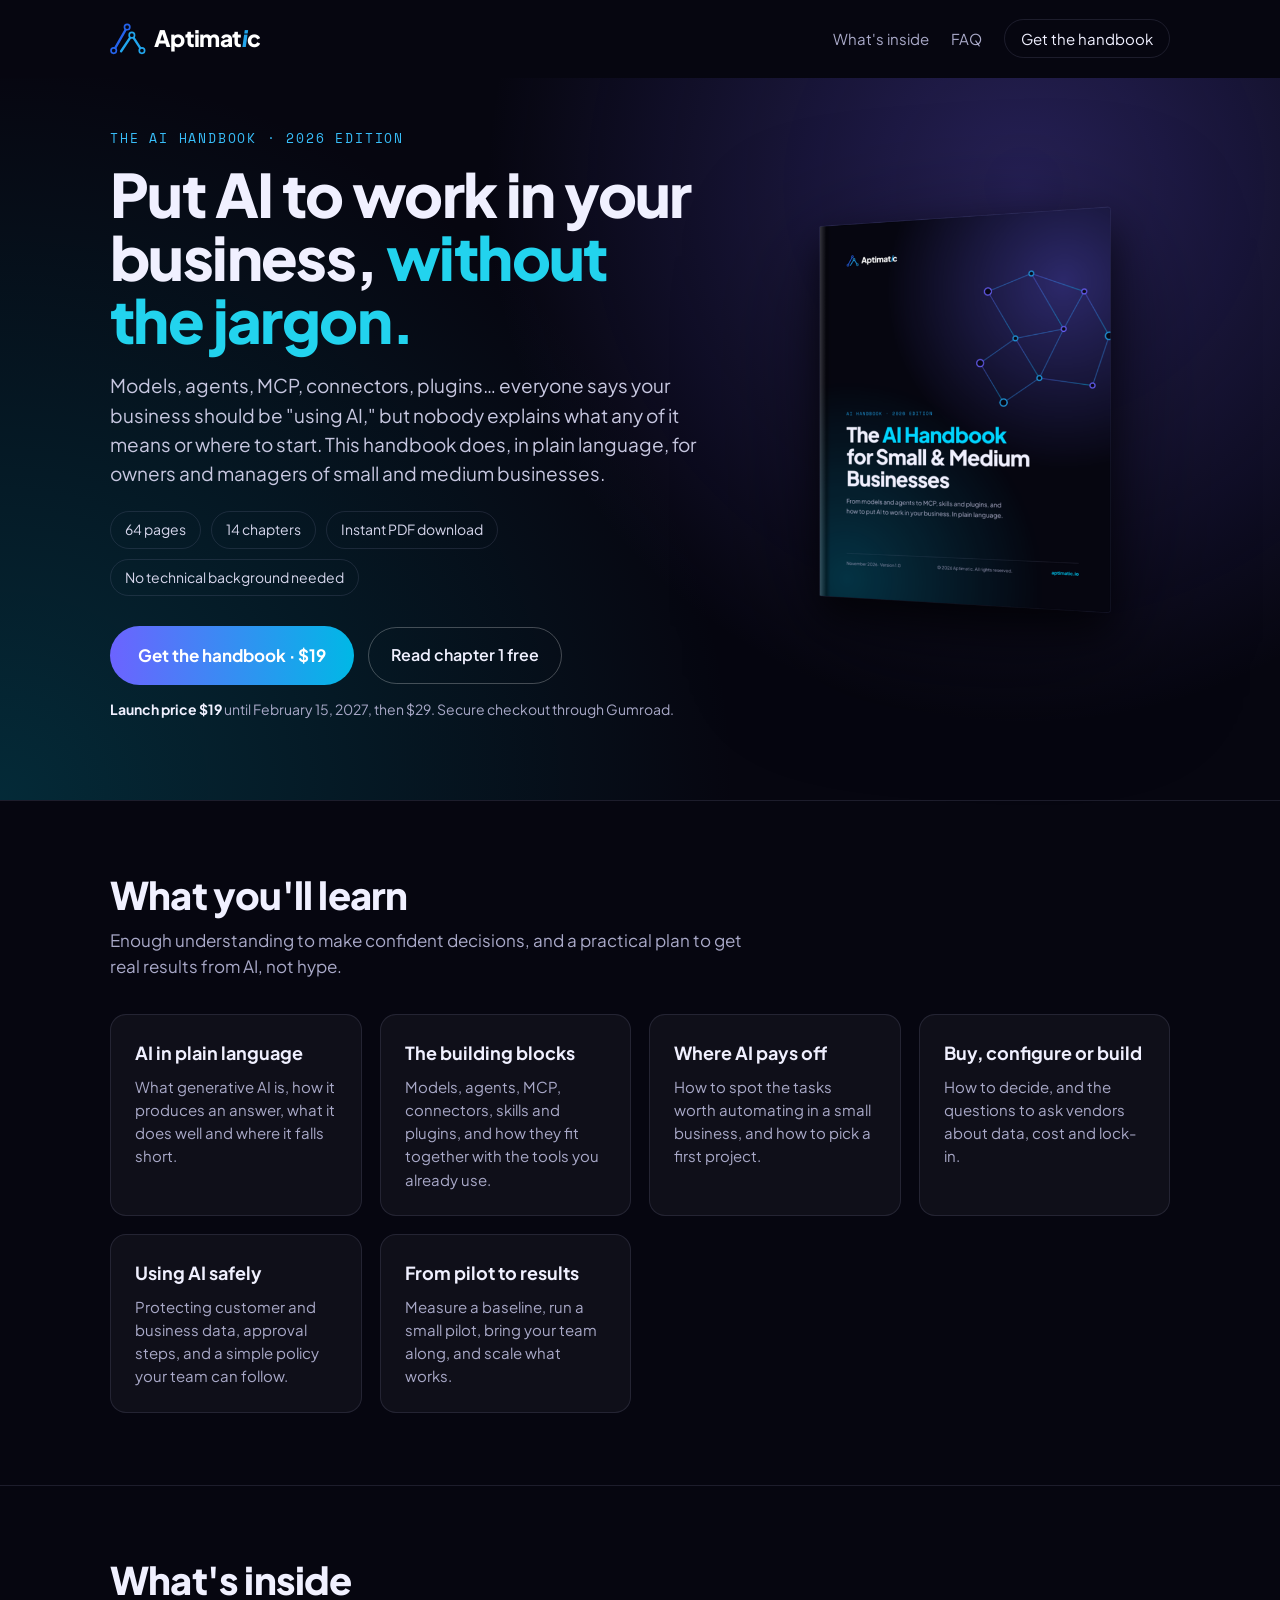
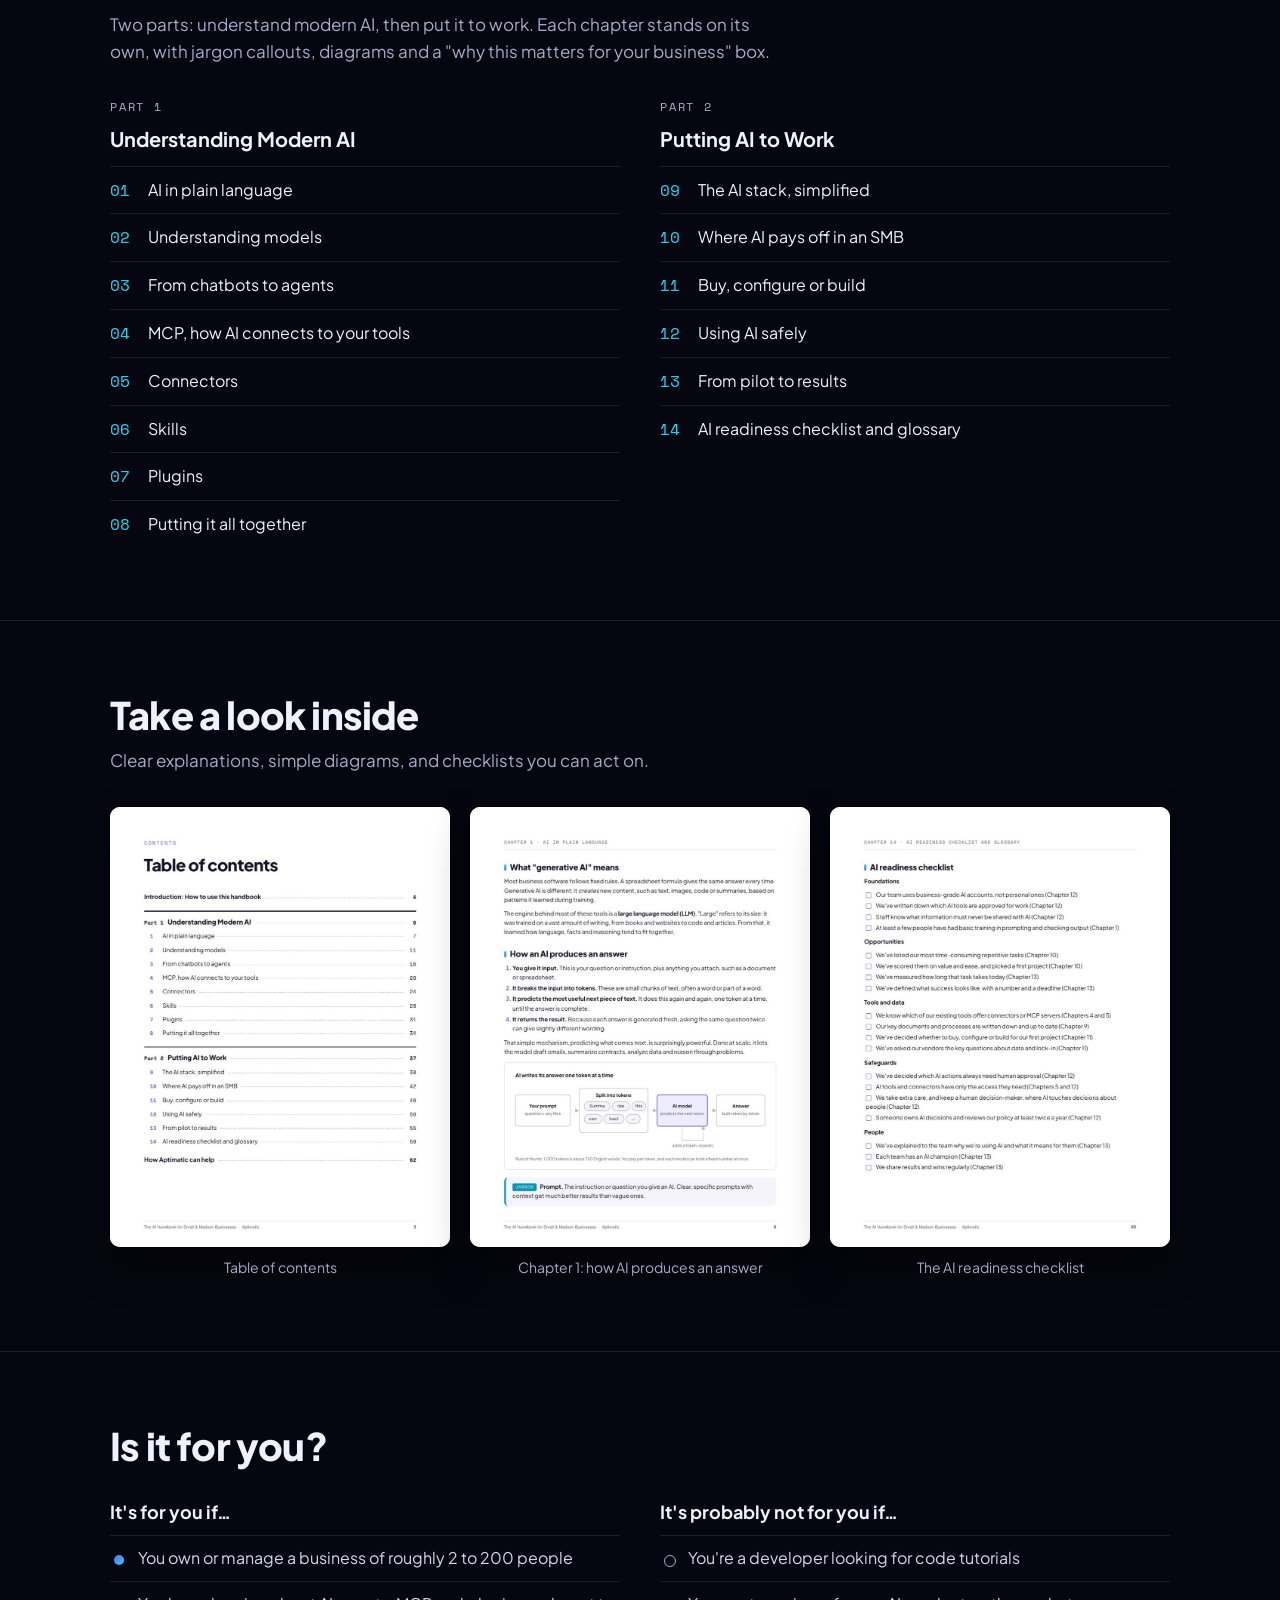
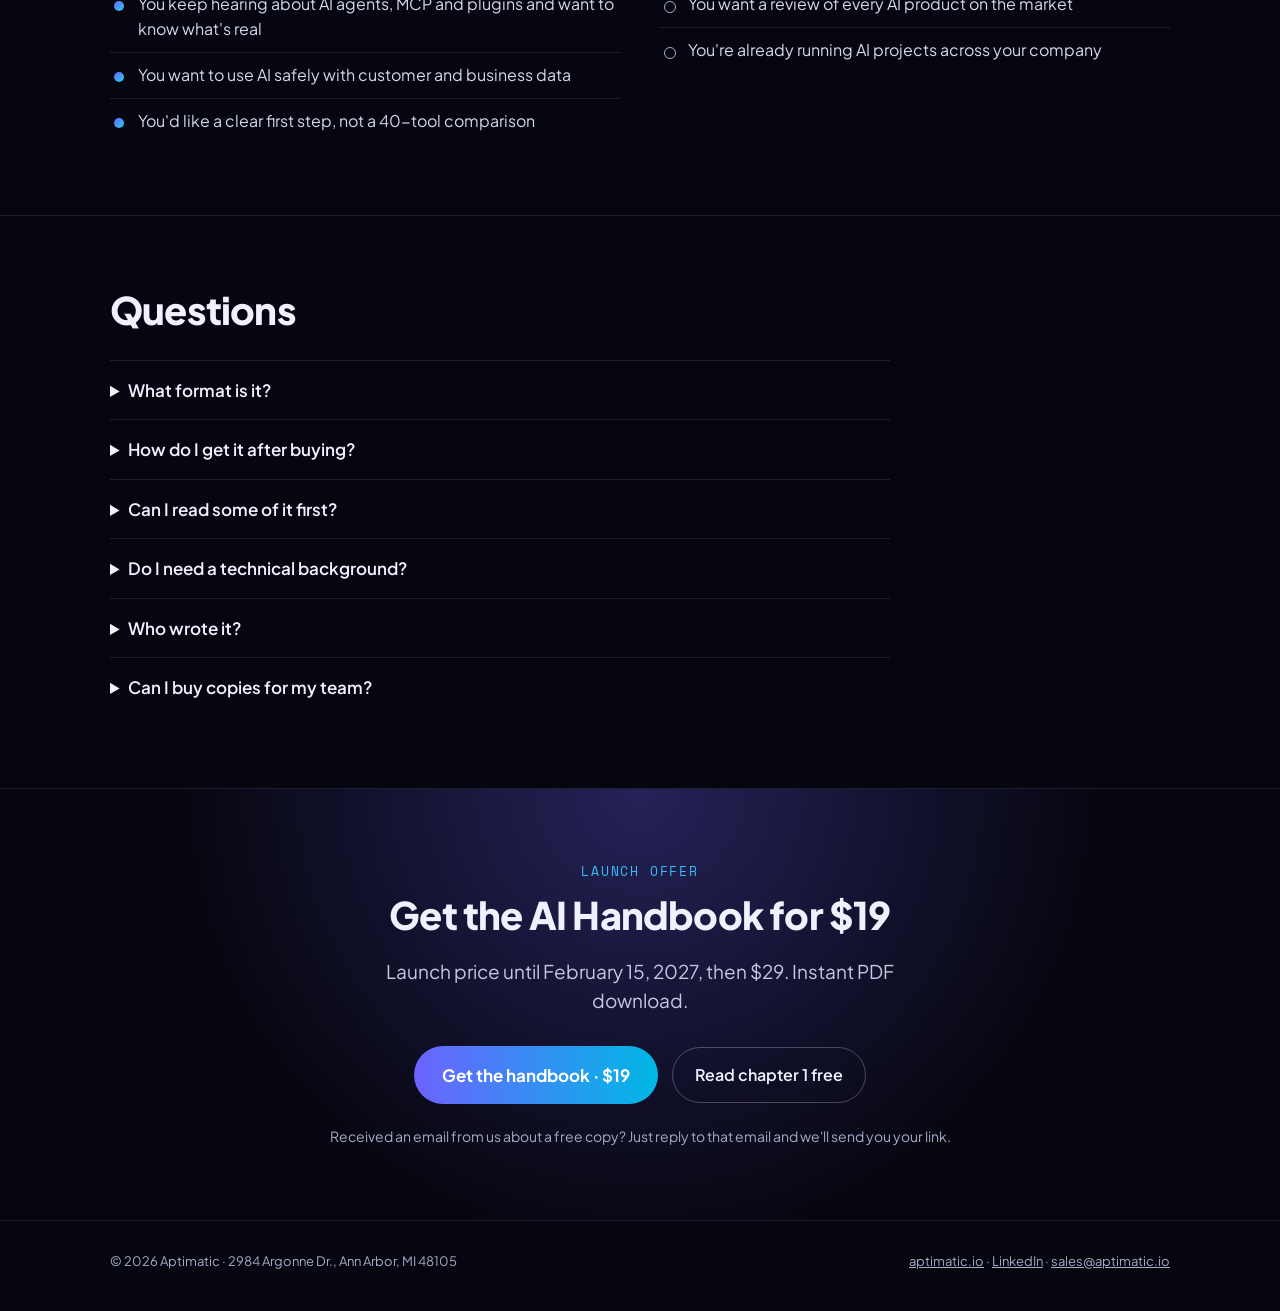
<file: handbook/index.html>
<!doctype html>
<html lang="en">
<head>
<meta charset="utf-8">
<meta name="viewport" content="width=device-width, initial-scale=1">
<title>The AI Handbook for Small &amp; Medium Businesses | Aptimatic</title>
<meta name="description" content="A plain-language guide to modern AI for small and medium businesses: models, agents, MCP, connectors, safe use and a step-by-step plan from pilot to results. 64 pages, instant PDF download.">
<link rel="canonical" href="https://aptimatic.io/handbook/">
<meta property="og:type" content="product">
<meta property="og:title" content="The AI Handbook for Small & Medium Businesses (2026 Edition)">
<meta property="og:description" content="Put AI to work in your business, without the jargon. 64 pages, 14 chapters, instant PDF download.">
<meta property="og:url" content="https://aptimatic.io/handbook/">
<meta property="og:image" content="https://aptimatic.io/handbook/og-image.jpg">
<meta name="twitter:card" content="summary_large_image">
<link rel="preconnect" href="https://fonts.googleapis.com"><link rel="preconnect" href="https://fonts.gstatic.com" crossorigin>
<link href="https://fonts.googleapis.com/css2?family=Plus+Jakarta+Sans:wght@400;500;600;700;800&family=Space+Mono&display=swap" rel="stylesheet">
<!-- Ad tracking: paste the Meta Pixel and LinkedIn Insight Tag snippets here before ads go live -->
<style>
:root{--bg:#060610;--ink:#f0f0ff;--mut:#a9a9c8;--line:rgba(136,136,170,.18);--card:rgba(255,255,255,.04);--p:#6c63ff;--c:#22d3ee}
*{box-sizing:border-box;margin:0;padding:0}
html{background:var(--bg);scroll-behavior:smooth}
body{font-family:'Plus Jakarta Sans',system-ui,sans-serif;color:var(--ink);background:var(--bg);line-height:1.55;-webkit-font-smoothing:antialiased}
a{color:inherit}
img{max-width:100%;height:auto;display:block}
.wrap{max-width:1100px;margin:0 auto;padding:0 20px}
header{padding:22px 0}
header .wrap{display:flex;justify-content:space-between;align-items:center}
header a > svg{height:34px;width:153px;display:block;overflow:visible}
.nav a{text-decoration:none;color:var(--mut);font-size:15px;margin-left:22px}
.nav a.b{color:var(--ink);border:1px solid var(--line);padding:9px 16px;border-radius:999px}
.hero{background:radial-gradient(circle at 80% 15%,rgba(76,64,170,.45),transparent 45%),radial-gradient(circle at 0% 100%,rgba(0,110,130,.35),transparent 50%);padding:50px 0 80px}
.hero .wrap{display:grid;grid-template-columns:1.15fr .85fr;gap:40px;align-items:center}
.kick{font-family:'Space Mono',monospace;color:#38bdf8;font-size:13px;letter-spacing:1.8px;text-transform:uppercase}
h1{font-size:clamp(36px,5.6vw,60px);line-height:1.05;font-weight:800;letter-spacing:-1.6px;margin-top:14px}
.g{color:var(--c)}
.lead{color:#c7c7e0;font-size:clamp(17px,2.1vw,19px);max-width:600px;margin-top:20px}
.chips{display:flex;flex-wrap:wrap;gap:10px;margin-top:22px}
.chips span{border:1px solid var(--line);border-radius:999px;padding:7px 14px;font-size:14px;color:#d6d6ec}
.buy{margin-top:30px;display:flex;flex-wrap:wrap;align-items:center;gap:14px}
.btn{display:inline-block;background:linear-gradient(90deg,#6c63ff,#00b8e6);color:#fff;font-weight:700;text-decoration:none;padding:16px 28px;border-radius:999px;font-size:17px}
.btn2{display:inline-block;color:var(--ink);font-weight:600;text-decoration:none;padding:15px 22px;border-radius:999px;border:1px solid rgba(255,255,255,.25)}
.price{margin-top:14px;font-size:14px;color:var(--mut)}
.price b{color:var(--ink)}
.mock{width:100%;max-width:460px;margin-left:auto;filter:drop-shadow(0 30px 60px rgba(0,0,0,.5))}
section{padding:72px 0;border-top:1px solid var(--line)}
h2{font-size:clamp(26px,3.6vw,38px);letter-spacing:-.8px;line-height:1.15;font-weight:800}
.sub{color:var(--mut);margin-top:10px;max-width:660px;font-size:17px}
.grid{display:grid;gap:18px;margin-top:34px;grid-template-columns:repeat(auto-fit,minmax(250px,1fr))}
.card{background:var(--card);border:1px solid var(--line);border-radius:16px;padding:24px}
.card h3{font-size:18px;margin-bottom:8px}
.card p{color:var(--mut);font-size:15px}
.parts{display:grid;grid-template-columns:1fr 1fr;gap:40px;margin-top:34px}
.parts h3{font-size:20px;margin:6px 0 12px}
.parts .kick{color:var(--mut);font-size:12px}
.parts ol{list-style:none}
.parts li{display:flex;gap:14px;padding:11px 0;border-top:1px solid var(--line);font-size:16px}
.parts li b{font-family:'Space Mono',monospace;font-weight:400;color:var(--c);width:24px;flex:none}
.peek{display:grid;grid-template-columns:repeat(3,1fr);gap:20px;margin-top:34px}
.peek figure{background:#fff;border-radius:10px;overflow:hidden;box-shadow:0 20px 40px rgba(0,0,0,.4)}
.peek figcaption{color:var(--mut);font-size:14px;margin-top:10px;text-align:center}
.who{display:grid;grid-template-columns:1fr 1fr;gap:40px;margin-top:30px}
.who ul{list-style:none}
.who li{padding:10px 0 10px 28px;border-top:1px solid var(--line);position:relative;color:#d6d6ec}
.who li:before{content:"";position:absolute;left:4px;top:19px;width:10px;height:10px;border-radius:50%;background:linear-gradient(135deg,#6c63ff,#22d3ee)}
.who .no li:before{background:none;border:1.5px solid var(--mut)}
.offer{text-align:center;background:radial-gradient(circle at 50% 0,rgba(108,99,255,.3),transparent 60%)}
.offer .lead{margin-left:auto;margin-right:auto}
.offer .buy{justify-content:center}
.faq{margin-top:28px;max-width:780px}
.faq details{border-top:1px solid var(--line);padding:16px 0}
.faq summary{cursor:pointer;font-weight:600;font-size:17px}
.faq p{color:var(--mut);margin-top:8px}
.note{margin-top:22px;font-size:14px;color:var(--mut)}
footer{padding:30px 0 40px;color:var(--mut);font-size:13px;border-top:1px solid var(--line)}
footer .wrap{display:flex;flex-wrap:wrap;gap:10px;justify-content:space-between}
@media (max-width:820px){.hero .wrap,.parts,.who{grid-template-columns:minmax(0,1fr)}.hero .wrap>*{min-width:0}.hero{padding-top:20px}.mock{max-width:min(260px,70%);width:100%;margin:0 auto;grid-row:1}.peek{grid-template-columns:1fr 1fr}.peek figure:last-child{display:none}.nav a:not(.b){display:none}}
@media (max-width:480px){.btn,.btn2{width:100%;text-align:center}.peek{grid-template-columns:1fr}}
</style>
</head>
<body>
<header><div class="wrap">
<a href="https://aptimatic.io/" aria-label="Aptimatic home"><svg viewBox="0 0 182 40" fill="none" xmlns="http://www.w3.org/2000/svg" role="img" aria-label="Aptimatic"><svg x="0" y="1" width="44" height="38" viewBox="7 14 110 95"><line x1="18" y1="96" x2="58" y2="26" stroke="#2563EB" stroke-width="7" stroke-linecap="round"/><line x1="40" y1="98" x2="72" y2="50" stroke="#22A6EE" stroke-width="7" stroke-linecap="round"/><line x1="72" y1="50" x2="102" y2="96" stroke="#22A6EE" stroke-width="7" stroke-linecap="round"/><circle cx="18" cy="96" r="8" stroke="#2563EB" stroke-width="5" fill="#060610"/><circle cx="58" cy="26" r="8" stroke="#2563EB" stroke-width="5" fill="#060610"/><circle cx="72" cy="50" r="8" stroke="#22A6EE" stroke-width="5" fill="#060610"/><circle cx="102" cy="96" r="8" stroke="#22A6EE" stroke-width="5" fill="#060610"/></svg><text x="52" y="30" font-family="Plus Jakarta Sans, sans-serif" font-size="27" font-weight="800" letter-spacing="-0.7" fill="white">Aptimat<tspan fill="#22A6EE" font-style="italic">i</tspan>c</text></svg></a>
<nav class="nav"><a href="#inside">What's inside</a><a href="#faq">FAQ</a><a class="b" href="https://aptimatic.gumroad.com/l/ai-handbook">Get the handbook</a></nav>
</div></header>

<div class="hero"><div class="wrap">
<div>
<div class="kick">The AI Handbook · 2026 Edition</div>
<h1>Put AI to work in your business, <span class="g">without the jargon.</span></h1>
<p class="lead">Models, agents, MCP, connectors, plugins… everyone says your business should be "using AI," but nobody explains what any of it means or where to start. This handbook does, in plain language, for owners and managers of small and medium businesses.</p>
<div class="chips"><span>64 pages</span><span>14 chapters</span><span>Instant PDF download</span><span>No technical background needed</span></div>
<div class="buy"><a class="btn" href="https://aptimatic.gumroad.com/l/ai-handbook">Get the handbook · $19</a><a class="btn2" href="https://aptimatic.gumroad.com/l/ai-handbook-free-sample">Read chapter 1 free</a></div>
<p class="price"><b>Launch price $19</b> until February 15, 2027, then $29. Secure checkout through Gumroad.</p>
</div>
<img class="mock" src="handbook-mockup.png" width="720" height="832" alt="The AI Handbook for Small &amp; Medium Businesses, 2026 Edition, by Aptimatic">
</div></div>

<section id="learn"><div class="wrap">
<h2>What you'll learn</h2>
<p class="sub">Enough understanding to make confident decisions, and a practical plan to get real results from AI, not hype.</p>
<div class="grid">
<div class="card"><h3>AI in plain language</h3><p>What generative AI is, how it produces an answer, what it does well and where it falls short.</p></div>
<div class="card"><h3>The building blocks</h3><p>Models, agents, MCP, connectors, skills and plugins, and how they fit together with the tools you already use.</p></div>
<div class="card"><h3>Where AI pays off</h3><p>How to spot the tasks worth automating in a small business, and how to pick a first project.</p></div>
<div class="card"><h3>Buy, configure or build</h3><p>How to decide, and the questions to ask vendors about data, cost and lock-in.</p></div>
<div class="card"><h3>Using AI safely</h3><p>Protecting customer and business data, approval steps, and a simple policy your team can follow.</p></div>
<div class="card"><h3>From pilot to results</h3><p>Measure a baseline, run a small pilot, bring your team along, and scale what works.</p></div>
</div>
</div></section>

<section id="inside"><div class="wrap">
<h2>What's inside</h2>
<p class="sub">Two parts: understand modern AI, then put it to work. Each chapter stands on its own, with jargon callouts, diagrams and a "why this matters for your business" box.</p>
<div class="parts">
<div><div class="kick">Part 1</div><h3>Understanding Modern AI</h3><ol>
<li><b>01</b>AI in plain language</li><li><b>02</b>Understanding models</li><li><b>03</b>From chatbots to agents</li><li><b>04</b>MCP, how AI connects to your tools</li><li><b>05</b>Connectors</li><li><b>06</b>Skills</li><li><b>07</b>Plugins</li><li><b>08</b>Putting it all together</li></ol></div>
<div><div class="kick">Part 2</div><h3>Putting AI to Work</h3><ol>
<li><b>09</b>The AI stack, simplified</li><li><b>10</b>Where AI pays off in an SMB</li><li><b>11</b>Buy, configure or build</li><li><b>12</b>Using AI safely</li><li><b>13</b>From pilot to results</li><li><b>14</b>AI readiness checklist and glossary</li></ol></div>
</div>
</div></section>

<section id="peek"><div class="wrap">
<h2>Take a look inside</h2>
<p class="sub">Clear explanations, simple diagrams, and checklists you can act on.</p>
<div class="peek">
<div><figure><img src="preview-contents.jpg" width="900" height="1165" loading="lazy" alt="Handbook table of contents"></figure><p class="peek-c" style="color:var(--mut);font-size:14px;margin-top:10px;text-align:center">Table of contents</p></div>
<div><figure><img src="preview-chapter1.jpg" width="900" height="1165" loading="lazy" alt="Chapter 1 page explaining how AI produces an answer"></figure><p style="color:var(--mut);font-size:14px;margin-top:10px;text-align:center">Chapter 1: how AI produces an answer</p></div>
<div><figure><img src="preview-checklist.jpg" width="900" height="1165" loading="lazy" alt="AI readiness checklist page"></figure><p style="color:var(--mut);font-size:14px;margin-top:10px;text-align:center">The AI readiness checklist</p></div>
</div>
</div></section>

<section id="who"><div class="wrap">
<h2>Is it for you?</h2>
<div class="who">
<div><h3 style="font-size:18px;margin-bottom:10px">It's for you if…</h3><ul>
<li>You own or manage a business of roughly 2 to 200 people</li>
<li>You keep hearing about AI agents, MCP and plugins and want to know what's real</li>
<li>You want to use AI safely with customer and business data</li>
<li>You'd like a clear first step, not a 40-tool comparison</li></ul></div>
<div class="no"><h3 style="font-size:18px;margin-bottom:10px">It's probably not for you if…</h3><ul>
<li>You're a developer looking for code tutorials</li>
<li>You want a review of every AI product on the market</li>
<li>You're already running AI projects across your company</li></ul></div>
</div>
</div></section>

<section id="faq"><div class="wrap">
<h2>Questions</h2>
<div class="faq">
<details><summary>What format is it?</summary><p>A 64-page PDF you can read on any computer, tablet or phone, or print.</p></details>
<details><summary>How do I get it after buying?</summary><p>Checkout is handled by Gumroad. You get an instant download link on screen and by email.</p></details>
<details><summary>Can I read some of it first?</summary><p>Yes. The free sample includes the introduction, all of Chapter 1 and the AI readiness checklist. <a href="https://aptimatic.gumroad.com/l/ai-handbook-free-sample">Get the free sample</a>.</p></details>
<details><summary>Do I need a technical background?</summary><p>No. Every idea is explained in plain language and tied back to what it means for your business.</p></details>
<details><summary>Who wrote it?</summary><p>Aptimatic, an AI consultancy in Ann Arbor, Michigan, that helps small and medium businesses put AI to work.</p></details>
<details><summary>Can I buy copies for my team?</summary><p>Yes. Email <a href="mailto:sales@aptimatic.io">sales@aptimatic.io</a> and we'll set up team copies.</p></details>
</div>
</div></section>

<section class="offer"><div class="wrap">
<div class="kick">Launch offer</div>
<h2 style="margin-top:12px">Get the AI Handbook for $19</h2>
<p class="lead">Launch price until February 15, 2027, then $29. Instant PDF download.</p>
<div class="buy"><a class="btn" href="https://aptimatic.gumroad.com/l/ai-handbook">Get the handbook · $19</a><a class="btn2" href="https://aptimatic.gumroad.com/l/ai-handbook-free-sample">Read chapter 1 free</a></div>
<p class="note">Received an email from us about a free copy? Just reply to that email and we'll send you your link.</p>
</div></section>

<footer><div class="wrap">
<span>© 2026 Aptimatic · 2984 Argonne Dr., Ann Arbor, MI 48105</span>
<span><a href="https://aptimatic.io/">aptimatic.io</a> · <a href="https://www.linkedin.com/company/aptimatic">LinkedIn</a> · <a href="mailto:sales@aptimatic.io">sales@aptimatic.io</a></span>
</div></footer>
</body>
</html>
</file>
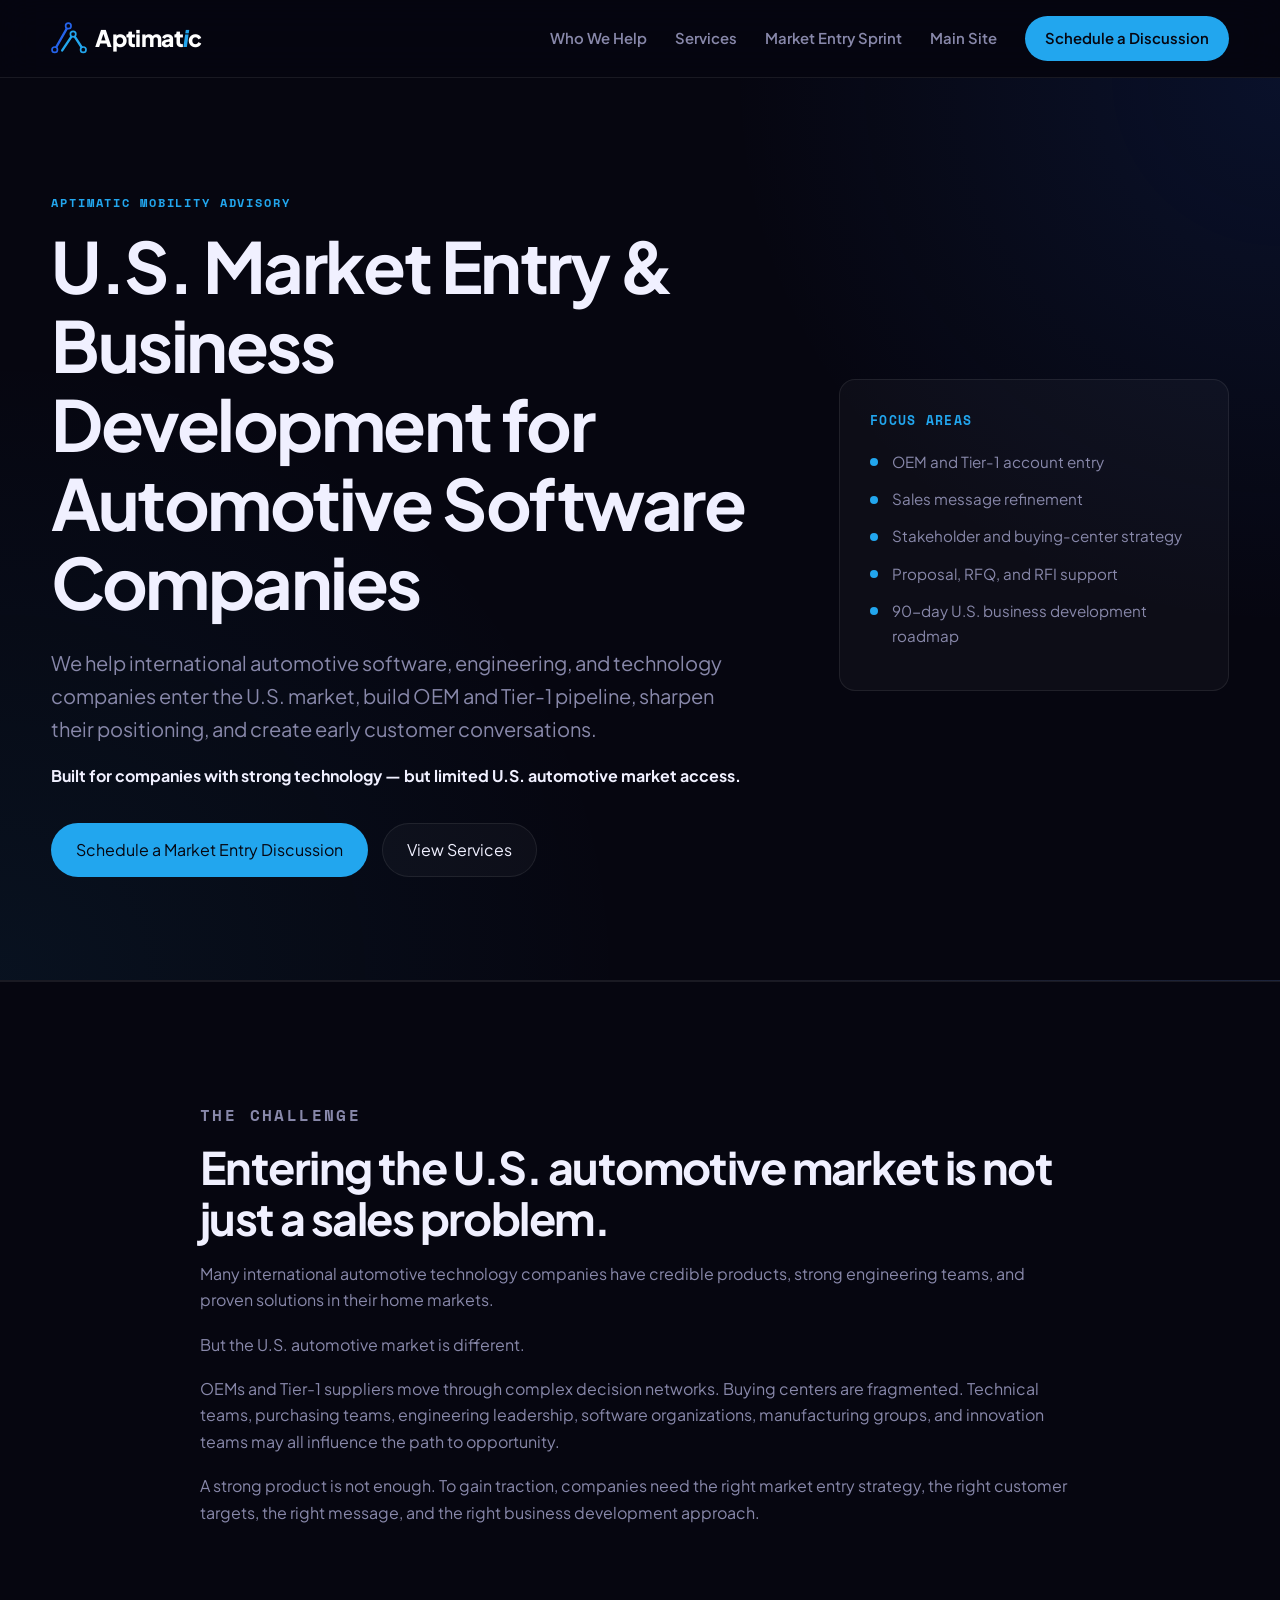
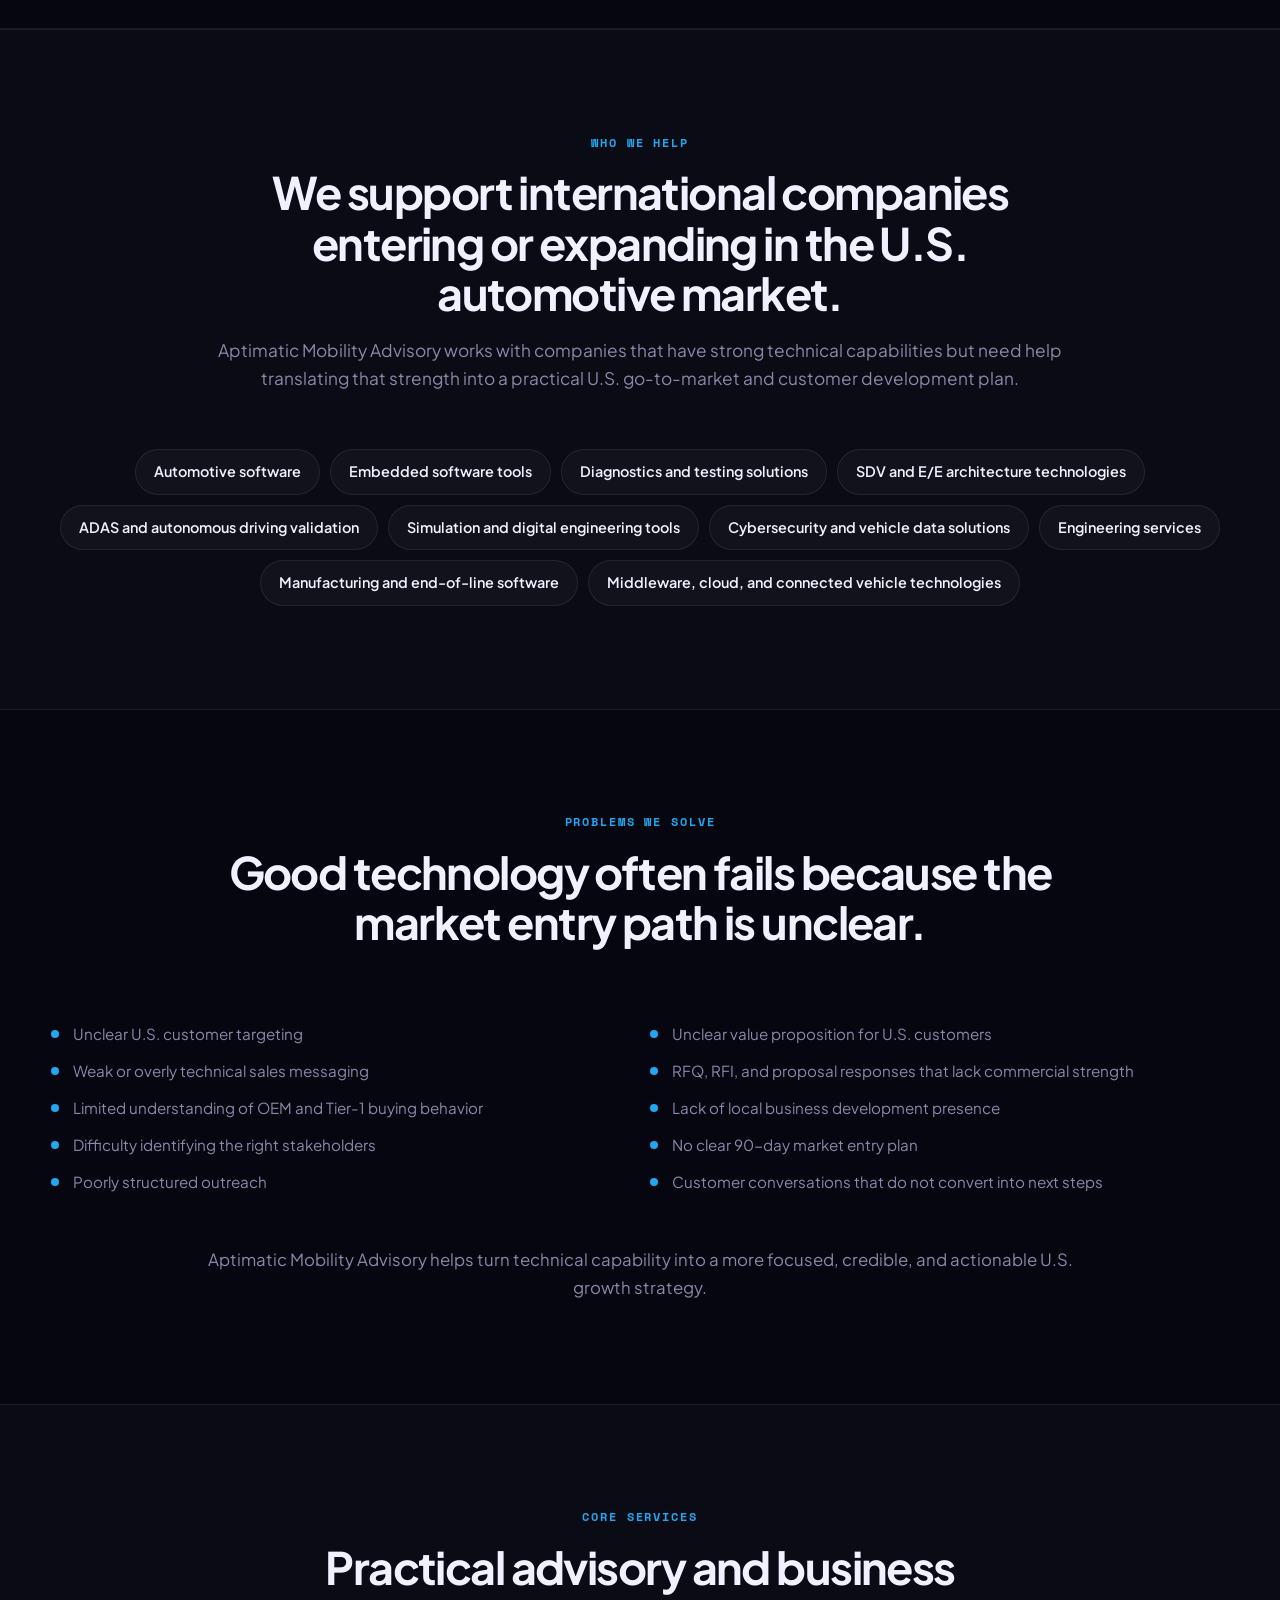
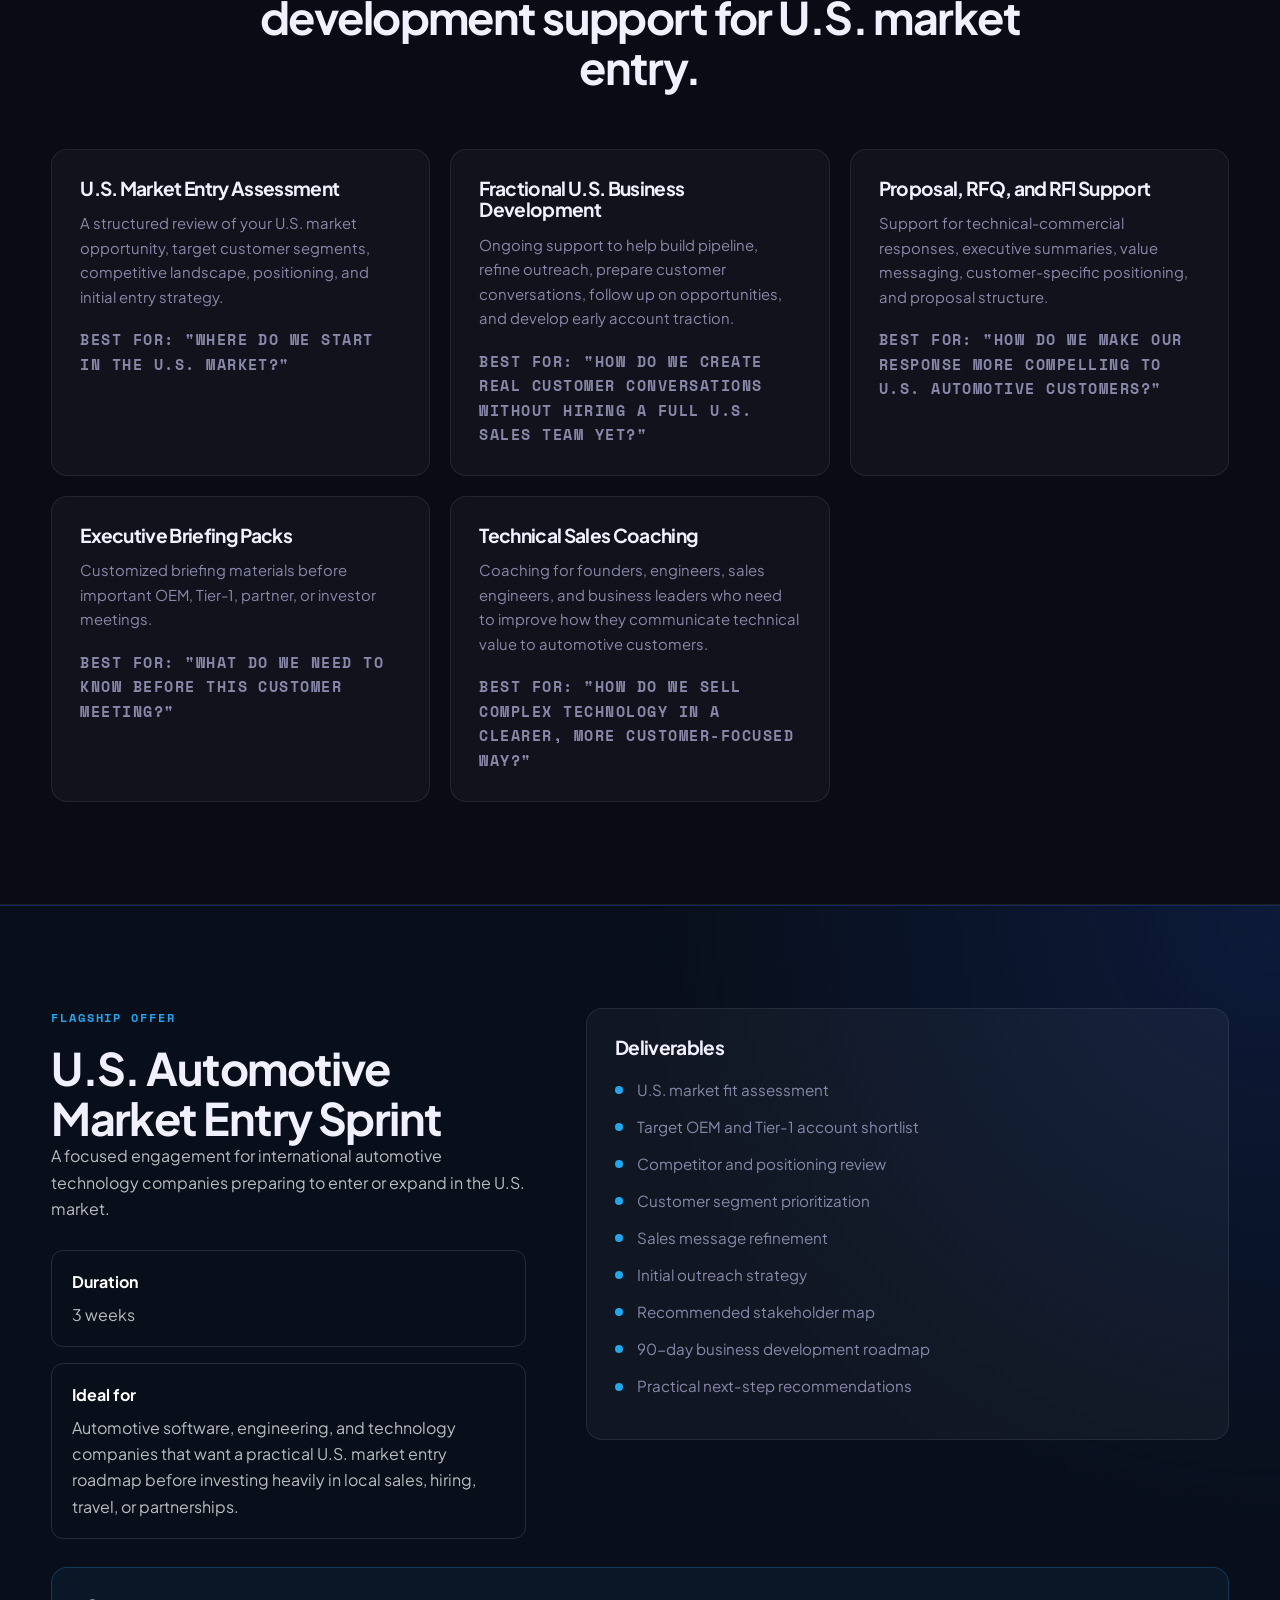
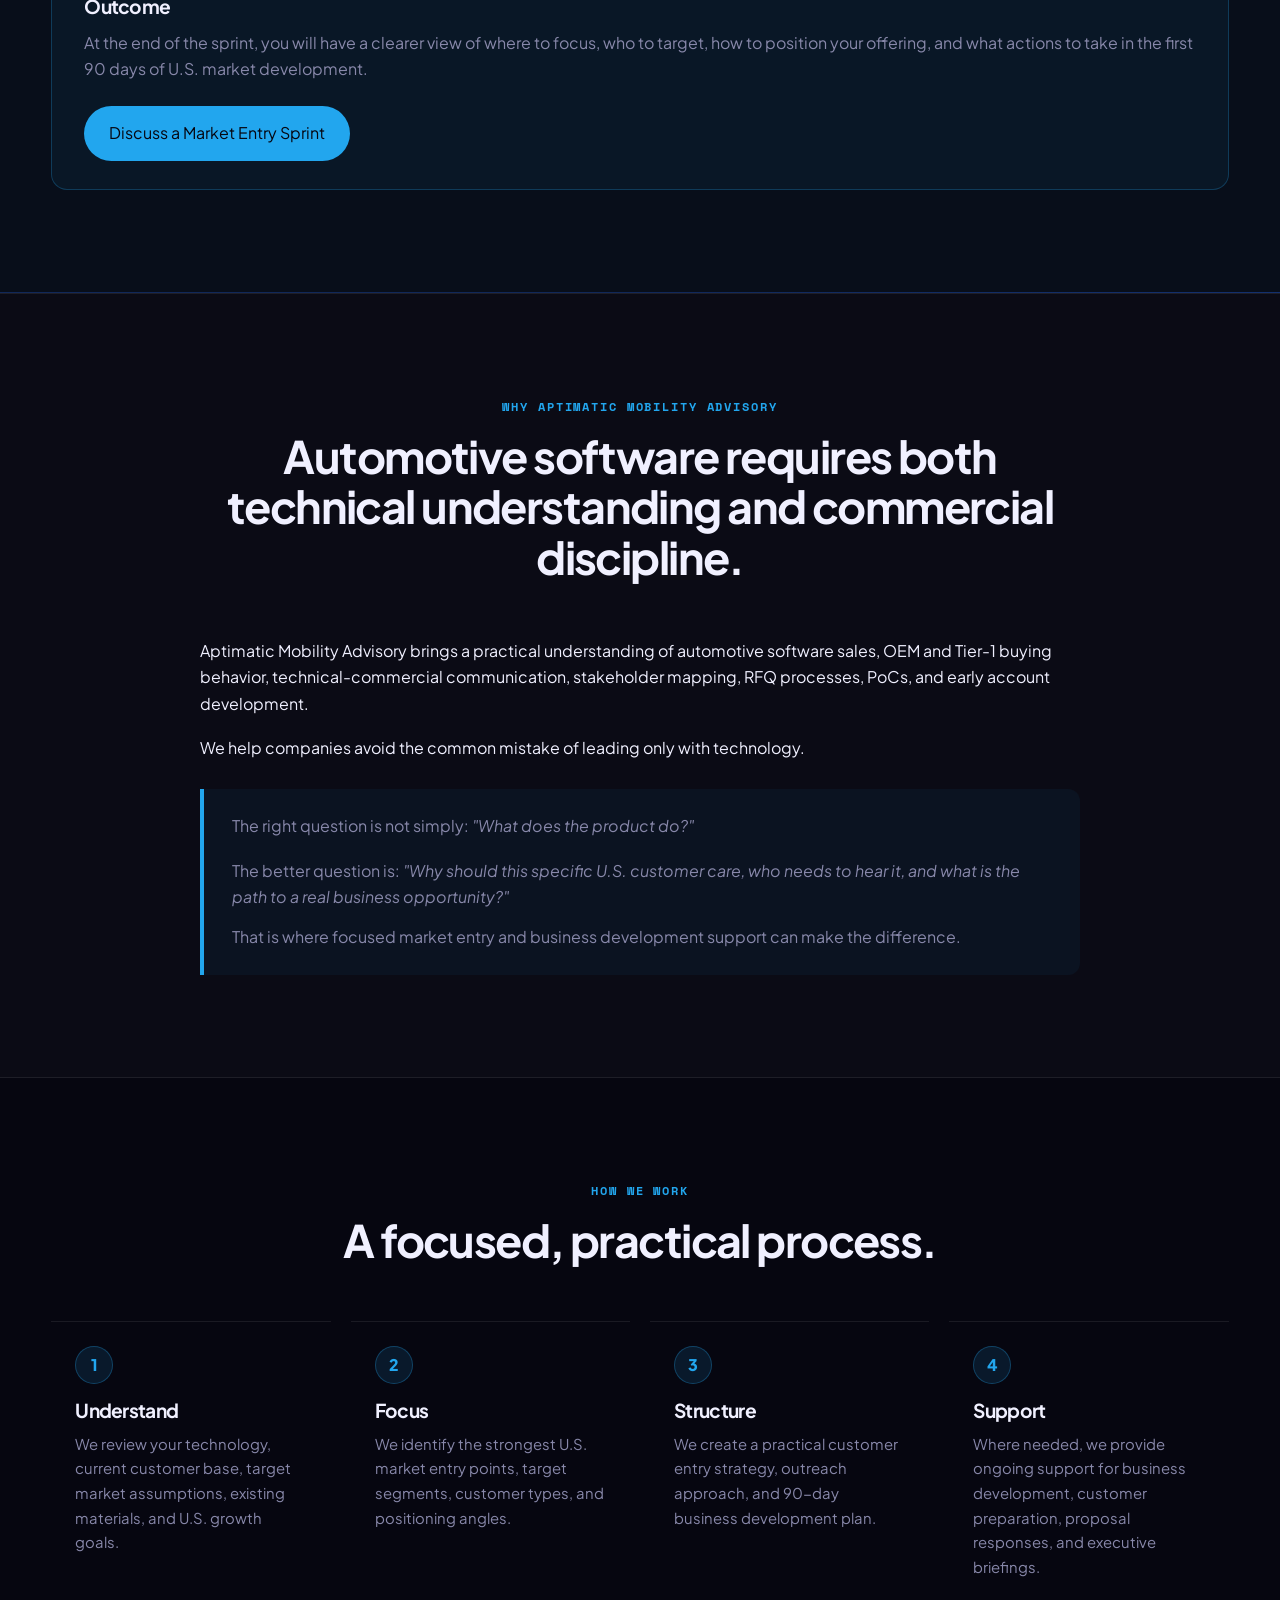
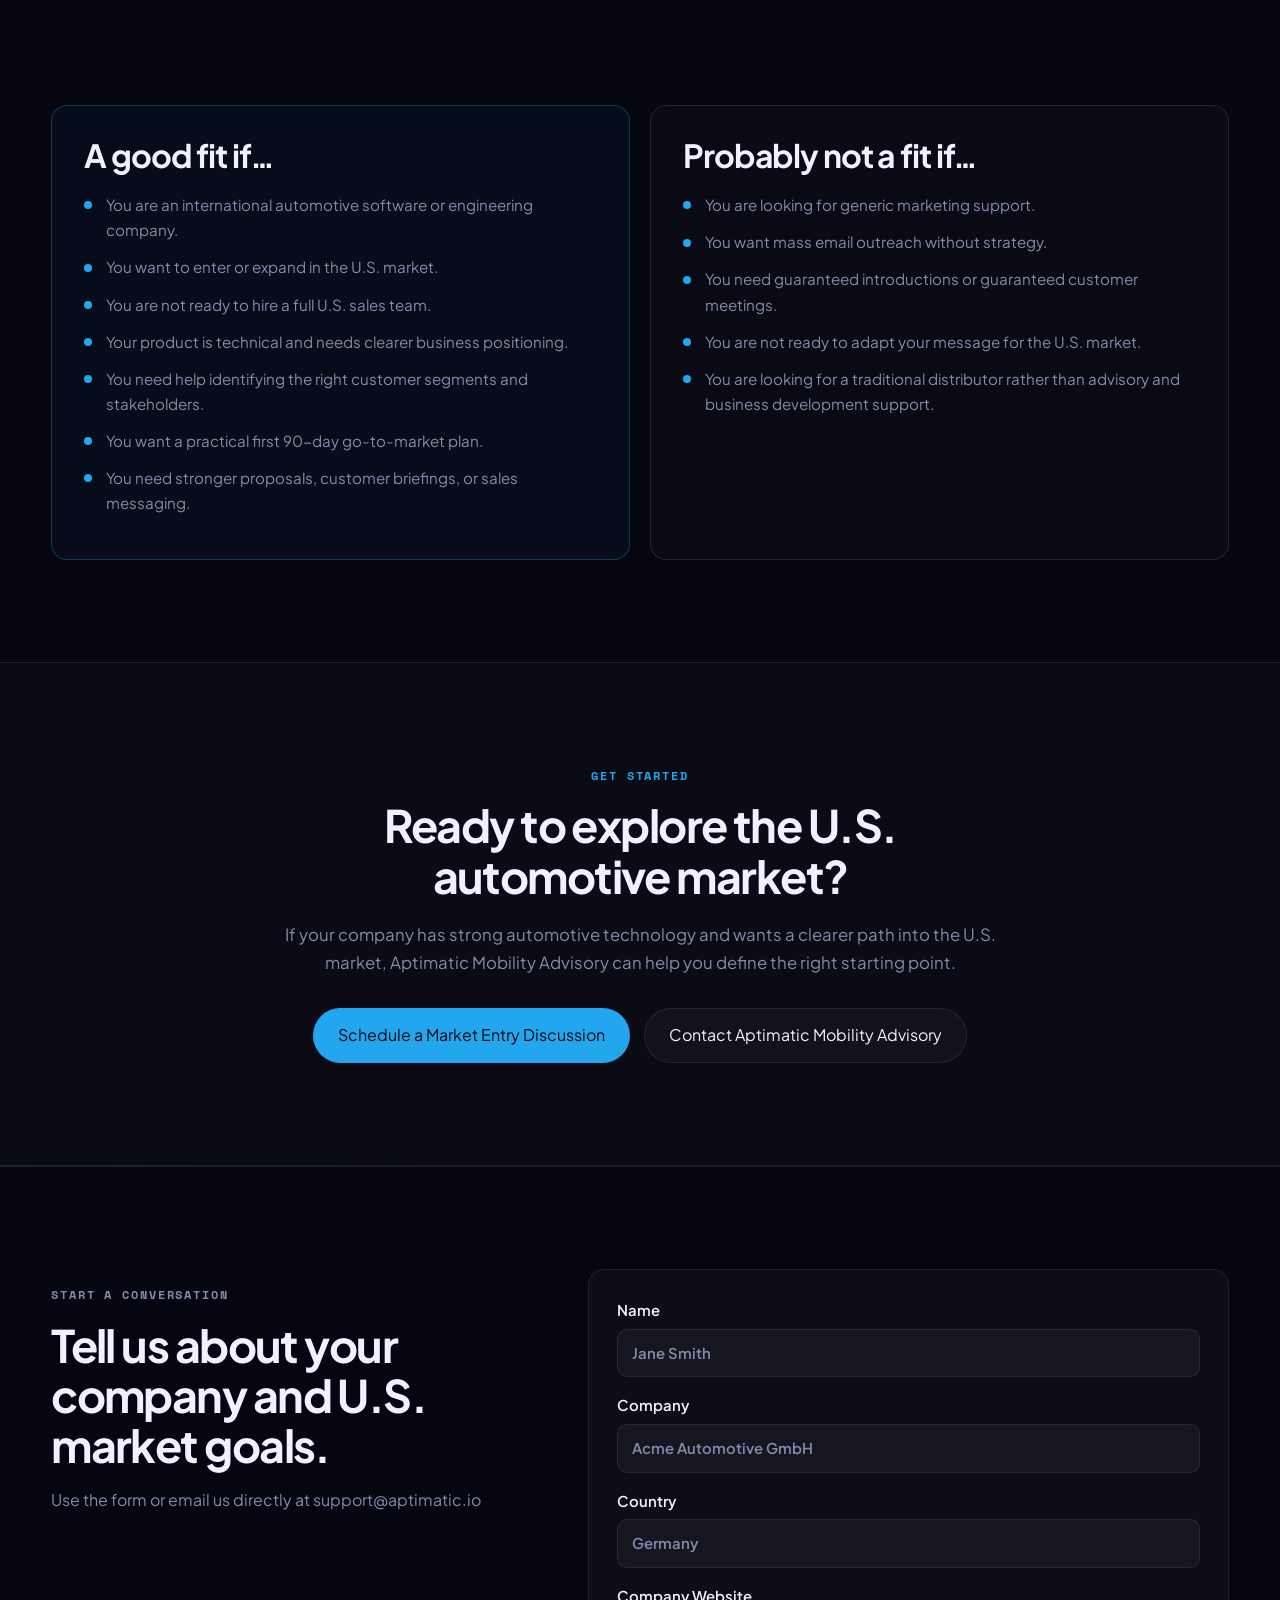
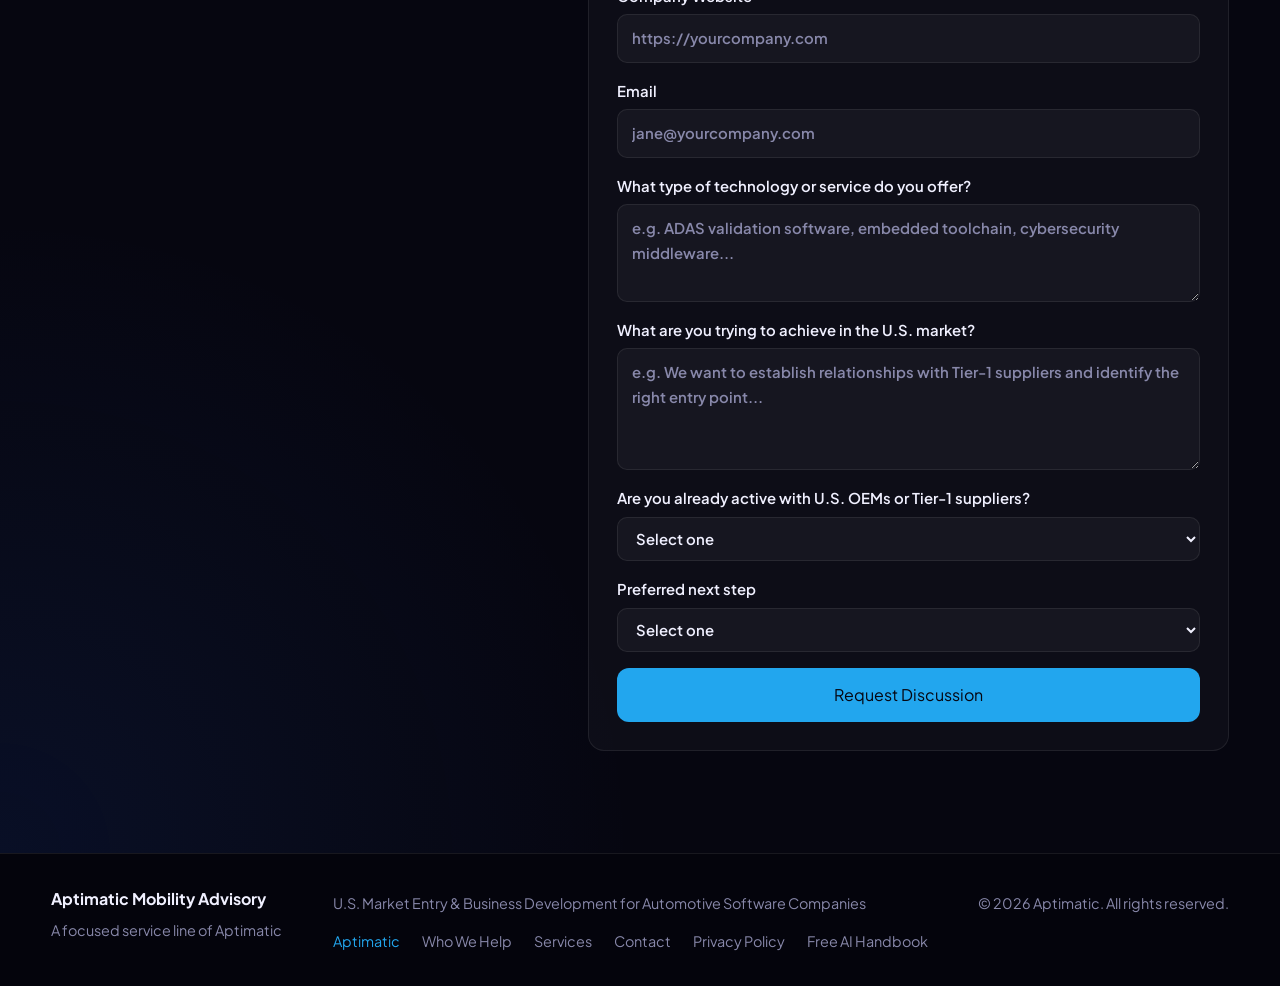
<file: mobility/index.html>
<!doctype html>
<html lang="en">
<head>
  <meta charset="utf-8" />
  <meta name="viewport" content="width=device-width, initial-scale=1" />
  <title>Aptimatic Mobility Advisory | U.S. Market Entry for Automotive Software Companies</title>
  <meta name="description" content="Aptimatic Mobility Advisory helps international automotive software, engineering, and technology companies enter the U.S. market, build OEM and Tier-1 pipeline, sharpen positioning, and secure early customer conversations." />
  <meta property="og:title" content="Aptimatic Mobility Advisory" />
  <meta property="og:description" content="U.S. market entry and business development for automotive software companies." />
  <meta property="og:type" content="website" />
  <meta property="og:url" content="https://aptimatic.io/mobility/" />
  <link rel="preconnect" href="https://fonts.googleapis.com">
  <link rel="preconnect" href="https://fonts.gstatic.com" crossorigin>
  <link href="https://fonts.googleapis.com/css2?family=Plus+Jakarta+Sans:wght@400;500;600;700;800&family=Space+Mono:wght@400;700&display=swap" rel="stylesheet">
  <link rel="icon" href="/images/aptimatic-favicon.svg" type="image/svg+xml" />
  <link rel="stylesheet" href="styles.css" />
</head>
<body>

  <!-- HEADER -->
  <header class="site-header" aria-label="Site header">
    <a class="brand" href="/" aria-label="Aptimatic home">
      <svg viewBox="0 0 215 40" height="34" fill="none" xmlns="http://www.w3.org/2000/svg" role="img" aria-label="Aptimatic">
        <svg x="0" y="1" width="44" height="38" viewBox="7 14 110 95">
          <line x1="18" y1="96" x2="58" y2="26" stroke="#2563EB" stroke-width="7" stroke-linecap="round" stroke-linejoin="round"/>
          <line x1="40" y1="98" x2="72" y2="50" stroke="#22A6EE" stroke-width="7" stroke-linecap="round" stroke-linejoin="round"/>
          <line x1="72" y1="50" x2="102" y2="96" stroke="#22A6EE" stroke-width="7" stroke-linecap="round" stroke-linejoin="round"/>
          <circle cx="18" cy="96" r="8" stroke="#2563EB" stroke-width="5" fill="#060610"/>
          <circle cx="58" cy="26" r="8" stroke="#2563EB" stroke-width="5" fill="#060610"/>
          <circle cx="72" cy="50" r="8" stroke="#22A6EE" stroke-width="5" fill="#060610"/>
          <circle cx="102" cy="96" r="8" stroke="#22A6EE" stroke-width="5" fill="#060610"/>
        </svg>
        <text x="52" y="30" font-family="Plus Jakarta Sans, Inter, sans-serif" font-size="27" font-weight="800" letter-spacing="-0.7" fill="white">Aptimat<tspan fill="#22A6EE" font-style="italic">i</tspan>c</text>
      </svg>
    </a>
    <nav class="nav" aria-label="Main navigation">
      <a href="#who">Who We Help</a>
      <a href="#services">Services</a>
      <a href="#sprint">Market Entry Sprint</a>
      <a href="/">Main Site</a>
      <a href="#contact" class="nav-cta">Schedule a Discussion</a>
    </nav>
    <button class="menu-toggle" aria-label="Open menu" aria-expanded="false" aria-controls="mobile-nav">
      <span></span><span></span><span></span>
    </button>
  </header>

  <nav class="mobile-nav" id="mobile-nav" aria-label="Mobile navigation">
    <a href="#who">Who We Help</a>
    <a href="#services">Services</a>
    <a href="#sprint">Market Entry Sprint</a>
    <a href="/">Main Site</a>
    <a href="#contact" class="mobile-nav-cta">Schedule a Discussion</a>
  </nav>

  <main>

    <!-- HERO -->
    <section class="hero section-pad">
      <div class="hero-grid">
        <div class="hero-copy">
          <p class="eyebrow">Aptimatic Mobility Advisory</p>
          <h1>U.S. Market Entry &amp; Business Development for Automotive Software Companies</h1>
          <p class="hero-subtitle">We help international automotive software, engineering, and technology companies enter the U.S. market, build OEM and Tier-1 pipeline, sharpen their positioning, and create early customer conversations.</p>
          <p class="hero-note">Built for companies with strong technology — but limited U.S. automotive market access.</p>
          <div class="hero-actions">
            <a class="button primary" href="#contact">Schedule a Market Entry Discussion</a>
            <a class="button secondary" href="#services">View Services</a>
          </div>
        </div>
        <aside class="hero-card" aria-label="Focus areas">
          <p class="card-label">Focus areas</p>
          <ul>
            <li>OEM and Tier-1 account entry</li>
            <li>Sales message refinement</li>
            <li>Stakeholder and buying-center strategy</li>
            <li>Proposal, RFQ, and RFI support</li>
            <li>90-day U.S. business development roadmap</li>
          </ul>
        </aside>
      </div>
    </section>

    <!-- THE CHALLENGE -->
    <section class="problem section-pad">
      <div class="narrow">
        <p class="eyebrow">The Challenge</p>
        <h2>Entering the U.S. automotive market is not just a sales problem.</h2>
        <p>Many international automotive technology companies have credible products, strong engineering teams, and proven solutions in their home markets.</p>
        <p>But the U.S. automotive market is different.</p>
        <p>OEMs and Tier-1 suppliers move through complex decision networks. Buying centers are fragmented. Technical teams, purchasing teams, engineering leadership, software organizations, manufacturing groups, and innovation teams may all influence the path to opportunity.</p>
        <p>A strong product is not enough. To gain traction, companies need the right market entry strategy, the right customer targets, the right message, and the right business development approach.</p>
      </div>
    </section>

    <!-- WHO WE HELP -->
    <section id="who" class="section-pad alt-bg">
      <div class="section-heading">
        <p class="eyebrow">Who We Help</p>
        <h2>We support international companies entering or expanding in the U.S. automotive market.</h2>
        <p>Aptimatic Mobility Advisory works with companies that have strong technical capabilities but need help translating that strength into a practical U.S. go-to-market and customer development plan.</p>
      </div>
      <div class="pill-grid" aria-label="Company categories">
        <span>Automotive software</span>
        <span>Embedded software tools</span>
        <span>Diagnostics and testing solutions</span>
        <span>SDV and E/E architecture technologies</span>
        <span>ADAS and autonomous driving validation</span>
        <span>Simulation and digital engineering tools</span>
        <span>Cybersecurity and vehicle data solutions</span>
        <span>Engineering services</span>
        <span>Manufacturing and end-of-line software</span>
        <span>Middleware, cloud, and connected vehicle technologies</span>
      </div>
    </section>

    <!-- PROBLEMS WE SOLVE -->
    <section class="section-pad">
      <div class="section-heading">
        <p class="eyebrow">Problems We Solve</p>
        <h2>Good technology often fails because the market entry path is unclear.</h2>
      </div>
      <div class="two-column">
        <div class="check-list">
          <ul>
            <li>Unclear U.S. customer targeting</li>
            <li>Weak or overly technical sales messaging</li>
            <li>Limited understanding of OEM and Tier-1 buying behavior</li>
            <li>Difficulty identifying the right stakeholders</li>
            <li>Poorly structured outreach</li>
          </ul>
        </div>
        <div class="check-list">
          <ul>
            <li>Unclear value proposition for U.S. customers</li>
            <li>RFQ, RFI, and proposal responses that lack commercial strength</li>
            <li>Lack of local business development presence</li>
            <li>No clear 90-day market entry plan</li>
            <li>Customer conversations that do not convert into next steps</li>
          </ul>
        </div>
      </div>
      <div class="narrow" style="margin-top: 40px; text-align: center;">
        <p style="color: var(--muted); font-size: 1.05rem;">Aptimatic Mobility Advisory helps turn technical capability into a more focused, credible, and actionable U.S. growth strategy.</p>
      </div>
    </section>

    <!-- CORE SERVICES -->
    <section id="services" class="section-pad alt-bg">
      <div class="section-heading">
        <p class="eyebrow">Core Services</p>
        <h2>Practical advisory and business development support for U.S. market entry.</h2>
      </div>
      <div class="cards-grid">
        <article class="service-card">
          <h3>U.S. Market Entry Assessment</h3>
          <p>A structured review of your U.S. market opportunity, target customer segments, competitive landscape, positioning, and initial entry strategy.</p>
          <p class="best-for">Best for: "Where do we start in the U.S. market?"</p>
        </article>
        <article class="service-card">
          <h3>Fractional U.S. Business Development</h3>
          <p>Ongoing support to help build pipeline, refine outreach, prepare customer conversations, follow up on opportunities, and develop early account traction.</p>
          <p class="best-for">Best for: "How do we create real customer conversations without hiring a full U.S. sales team yet?"</p>
        </article>
        <article class="service-card">
          <h3>Proposal, RFQ, and RFI Support</h3>
          <p>Support for technical-commercial responses, executive summaries, value messaging, customer-specific positioning, and proposal structure.</p>
          <p class="best-for">Best for: "How do we make our response more compelling to U.S. automotive customers?"</p>
        </article>
        <article class="service-card">
          <h3>Executive Briefing Packs</h3>
          <p>Customized briefing materials before important OEM, Tier-1, partner, or investor meetings.</p>
          <p class="best-for">Best for: "What do we need to know before this customer meeting?"</p>
        </article>
        <article class="service-card">
          <h3>Technical Sales Coaching</h3>
          <p>Coaching for founders, engineers, sales engineers, and business leaders who need to improve how they communicate technical value to automotive customers.</p>
          <p class="best-for">Best for: "How do we sell complex technology in a clearer, more customer-focused way?"</p>
        </article>
      </div>
    </section>

    <!-- FLAGSHIP: MARKET ENTRY SPRINT -->
    <section id="sprint" class="section-pad sprint-section">
      <div class="sprint-grid">
        <div>
          <p class="eyebrow">Flagship Offer</p>
          <h2>U.S. Automotive Market Entry Sprint</h2>
          <p>A focused engagement for international automotive technology companies preparing to enter or expand in the U.S. market.</p>
          <dl class="facts">
            <div>
              <dt>Duration</dt>
              <dd>3 weeks</dd>
            </div>
            <div>
              <dt>Ideal for</dt>
              <dd>Automotive software, engineering, and technology companies that want a practical U.S. market entry roadmap before investing heavily in local sales, hiring, travel, or partnerships.</dd>
            </div>
          </dl>
        </div>
        <div class="deliverables-card">
          <h3>Deliverables</h3>
          <ul>
            <li>U.S. market fit assessment</li>
            <li>Target OEM and Tier-1 account shortlist</li>
            <li>Competitor and positioning review</li>
            <li>Customer segment prioritization</li>
            <li>Sales message refinement</li>
            <li>Initial outreach strategy</li>
            <li>Recommended stakeholder map</li>
            <li>90-day business development roadmap</li>
            <li>Practical next-step recommendations</li>
          </ul>
        </div>
      </div>
      <div class="outcome-box">
        <h3>Outcome</h3>
        <p>At the end of the sprint, you will have a clearer view of where to focus, who to target, how to position your offering, and what actions to take in the first 90 days of U.S. market development.</p>
        <a class="button primary" href="#contact">Discuss a Market Entry Sprint</a>
      </div>
    </section>

    <!-- WHY APTIMATIC MOBILITY -->
    <section class="section-pad alt-bg">
      <div class="section-heading">
        <p class="eyebrow">Why Aptimatic Mobility Advisory</p>
        <h2>Automotive software requires both technical understanding and commercial discipline.</h2>
      </div>
      <div class="narrow">
        <p>Aptimatic Mobility Advisory brings a practical understanding of automotive software sales, OEM and Tier-1 buying behavior, technical-commercial communication, stakeholder mapping, RFQ processes, PoCs, and early account development.</p>
        <p>We help companies avoid the common mistake of leading only with technology.</p>
        <blockquote>
          <p>The right question is not simply: <em>"What does the product do?"</em></p>
          <p>The better question is: <em>"Why should this specific U.S. customer care, who needs to hear it, and what is the path to a real business opportunity?"</em></p>
          <p style="margin-top: 14px;">That is where focused market entry and business development support can make the difference.</p>
        </blockquote>
      </div>
    </section>

    <!-- HOW WE WORK -->
    <section class="section-pad">
      <div class="section-heading">
        <p class="eyebrow">How We Work</p>
        <h2>A focused, practical process.</h2>
      </div>
      <div class="process-grid">
        <div>
          <span class="step">1</span>
          <h3>Understand</h3>
          <p>We review your technology, current customer base, target market assumptions, existing materials, and U.S. growth goals.</p>
        </div>
        <div>
          <span class="step">2</span>
          <h3>Focus</h3>
          <p>We identify the strongest U.S. market entry points, target segments, customer types, and positioning angles.</p>
        </div>
        <div>
          <span class="step">3</span>
          <h3>Structure</h3>
          <p>We create a practical customer entry strategy, outreach approach, and 90-day business development plan.</p>
        </div>
        <div>
          <span class="step">4</span>
          <h3>Support</h3>
          <p>Where needed, we provide ongoing support for business development, customer preparation, proposal responses, and executive briefings.</p>
        </div>
      </div>
    </section>

    <!-- FIT SECTION -->
    <section class="section-pad fit-section">
      <div class="fit-grid">
        <div class="fit-card good-fit">
          <h2>A good fit if&hellip;</h2>
          <ul>
            <li>You are an international automotive software or engineering company.</li>
            <li>You want to enter or expand in the U.S. market.</li>
            <li>You are not ready to hire a full U.S. sales team.</li>
            <li>Your product is technical and needs clearer business positioning.</li>
            <li>You need help identifying the right customer segments and stakeholders.</li>
            <li>You want a practical first 90-day go-to-market plan.</li>
            <li>You need stronger proposals, customer briefings, or sales messaging.</li>
          </ul>
        </div>
        <div class="fit-card not-fit">
          <h2>Probably not a fit if&hellip;</h2>
          <ul>
            <li>You are looking for generic marketing support.</li>
            <li>You want mass email outreach without strategy.</li>
            <li>You need guaranteed introductions or guaranteed customer meetings.</li>
            <li>You are not ready to adapt your message for the U.S. market.</li>
            <li>You are looking for a traditional distributor rather than advisory and business development support.</li>
          </ul>
        </div>
      </div>
    </section>

    <!-- FINAL CTA BANNER -->
    <section class="section-pad alt-bg" style="text-align: center;">
      <div class="narrow" style="max-width: 720px;">
        <p class="eyebrow">Get Started</p>
        <h2>Ready to explore the U.S. automotive market?</h2>
        <p style="color: var(--muted); margin-top: 20px; font-size: 1.05rem;">If your company has strong automotive technology and wants a clearer path into the U.S. market, Aptimatic Mobility Advisory can help you define the right starting point.</p>
        <div style="display: flex; gap: 14px; justify-content: center; flex-wrap: wrap; margin-top: 32px;">
          <a class="button primary" href="#contact">Schedule a Market Entry Discussion</a>
          <a class="button secondary" href="mailto:support@aptimatic.io">Contact Aptimatic Mobility Advisory</a>
        </div>
      </div>
    </section>

    <!-- CONTACT FORM -->
    <section id="contact" class="section-pad contact-section">
      <div class="contact-grid">
        <div>
          <p class="eyebrow">Start a Conversation</p>
          <h2>Tell us about your company and U.S. market goals.</h2>
          <p>Use the form or email us directly at <a href="mailto:support@aptimatic.io" class="contact-note-link">support@aptimatic.io</a></p>
        </div>
        <form name="mobility-contact" method="POST" data-netlify="true" action="/thank-you/" class="contact-form">
          <input type="hidden" name="form-name" value="mobility-contact" />
          <label>
            Name
            <input type="text" name="name" autocomplete="name" required placeholder="Jane Smith" />
          </label>
          <label>
            Company
            <input type="text" name="company" autocomplete="organization" required placeholder="Acme Automotive GmbH" />
          </label>
          <label>
            Country
            <input type="text" name="country" autocomplete="country-name" required placeholder="Germany" />
          </label>
          <label>
            Company Website
            <input type="url" name="website" placeholder="https://yourcompany.com" />
          </label>
          <label>
            Email
            <input type="email" name="email" autocomplete="email" required placeholder="jane@yourcompany.com" />
          </label>
          <label>
            What type of technology or service do you offer?
            <textarea name="technology" rows="3" required placeholder="e.g. ADAS validation software, embedded toolchain, cybersecurity middleware..."></textarea>
          </label>
          <label>
            What are you trying to achieve in the U.S. market?
            <textarea name="market-goal" rows="4" required placeholder="e.g. We want to establish relationships with Tier-1 suppliers and identify the right entry point..."></textarea>
          </label>
          <label>
            Are you already active with U.S. OEMs or Tier-1 suppliers?
            <select name="us-activity">
              <option value="">Select one</option>
              <option>Not yet</option>
              <option>Early conversations</option>
              <option>Existing customers or pilots</option>
              <option>Not sure</option>
            </select>
          </label>
          <label>
            Preferred next step
            <select name="preferred-next-step">
              <option value="">Select one</option>
              <option>Schedule a discovery call</option>
              <option>Learn more about the Market Entry Sprint</option>
              <option>Discuss a specific service</option>
              <option>Not sure yet</option>
            </select>
          </label>
          <button type="submit" class="button primary full-width">Request Discussion</button>
        </form>
      </div>
    </section>

  </main>

  <!-- FOOTER -->
  <footer class="site-footer">
    <div>
      <strong>Aptimatic Mobility Advisory</strong>
      <p>A focused service line of Aptimatic</p>
    </div>
    <div>
      <p>U.S. Market Entry &amp; Business Development for Automotive Software Companies</p>
      <p style="margin-top: 14px;">
        <a href="/" style="color: var(--cyan); margin-right: 20px;">Aptimatic</a>
        <a href="#who" style="color: var(--muted); margin-right: 20px;">Who We Help</a>
        <a href="#services" style="color: var(--muted); margin-right: 20px;">Services</a>
        <a href="#contact" style="color: var(--muted);">Contact</a>
        <a href="/privacy/" style="color: var(--muted); margin-left: 20px;">Privacy Policy</a>
        <a href="/handbook/" style="color: var(--muted); margin-left: 20px;">Free AI Handbook</a>
      </p>
    </div>
    <div>
      <p>&copy; 2026 Aptimatic. All rights reserved.</p>
    </div>
  </footer>

  <script>
    const toggle = document.querySelector('.menu-toggle');
    const mobileNav = document.getElementById('mobile-nav');
    toggle.addEventListener('click', () => {
      const open = mobileNav.classList.toggle('open');
      toggle.setAttribute('aria-expanded', open);
      document.body.style.overflow = open ? 'hidden' : '';
    });
    mobileNav.querySelectorAll('a').forEach(a => a.addEventListener('click', () => {
      mobileNav.classList.remove('open');
      toggle.setAttribute('aria-expanded', 'false');
      document.body.style.overflow = '';
    }));
  </script>
</body>
</html>
</file>
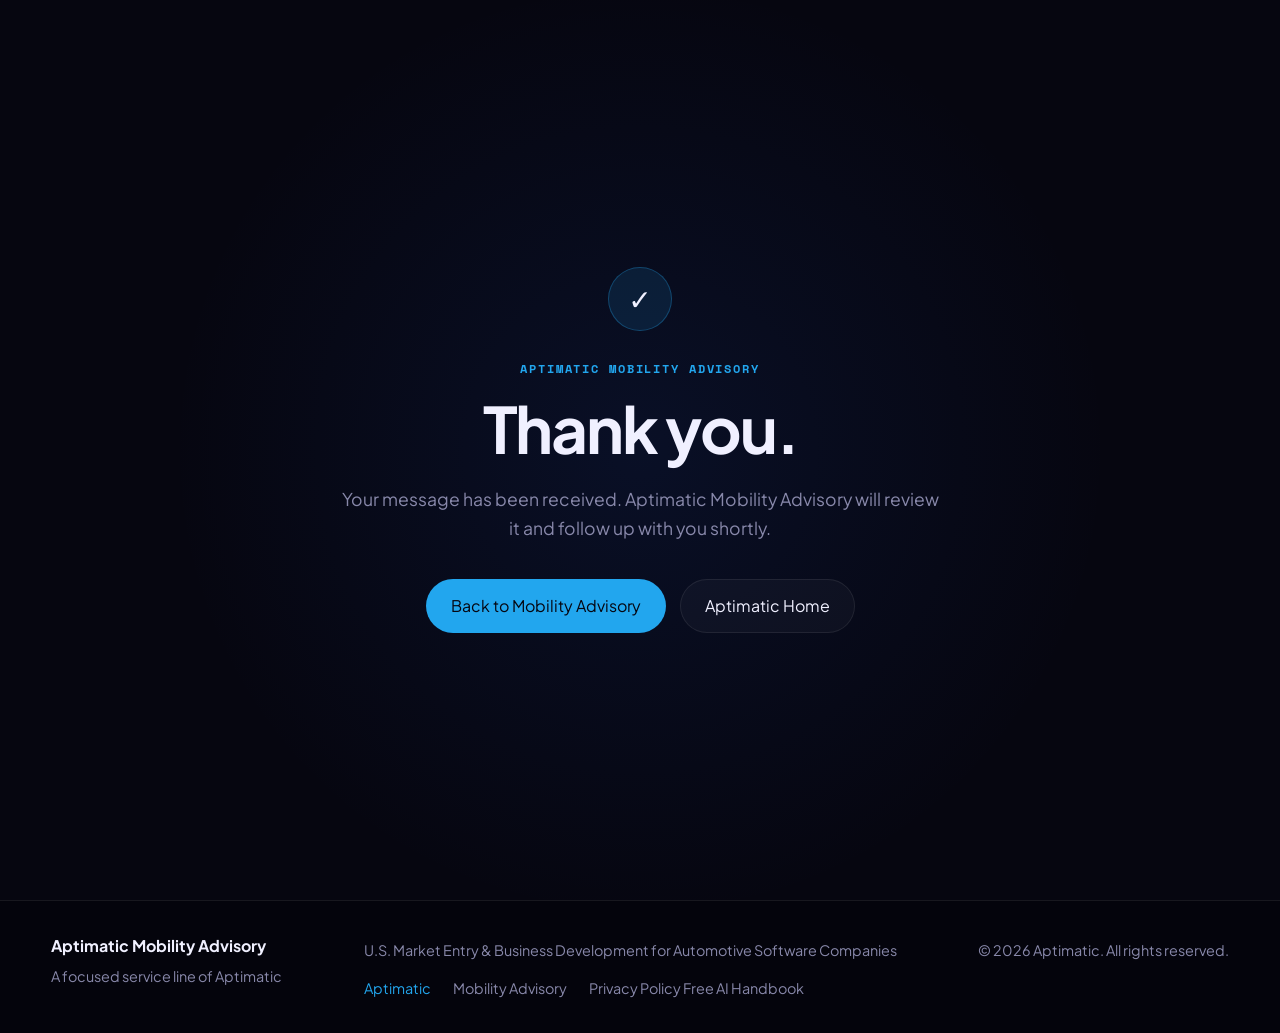
<file: thank-you/index.html>
<!doctype html>
<html lang="en">
<head>
  <meta charset="utf-8" />
  <meta name="viewport" content="width=device-width, initial-scale=1" />
  <title>Thank You | Aptimatic Mobility Advisory</title>
  <meta name="robots" content="noindex" />
  <link rel="preconnect" href="https://fonts.googleapis.com">
  <link rel="preconnect" href="https://fonts.gstatic.com" crossorigin>
  <link href="https://fonts.googleapis.com/css2?family=Plus+Jakarta+Sans:wght@400;600;700;800&family=Space+Mono:wght@400;700&display=swap" rel="stylesheet">
  <link rel="icon" href="/images/aptimatic-favicon.svg" type="image/svg+xml" />
  <link rel="stylesheet" href="../mobility/styles.css" />
</head>
<body>
  <main style="min-height: 100vh; display: grid; place-items: center; padding: 40px 24px;
               background: radial-gradient(circle at center, rgba(37,99,235,0.1), transparent 60%), #060610;">
    <section style="text-align: center; max-width: 600px;">
      <div style="width: 64px; height: 64px; border-radius: 50%; background: rgba(34,166,238,0.12);
                  border: 1px solid rgba(34,166,238,0.3); display: grid; place-items: center;
                  margin: 0 auto 28px; font-size: 28px;">&#10003;</div>
      <p class="eyebrow">Aptimatic Mobility Advisory</p>
      <h1 style="font-size: clamp(2.4rem, 6vw, 4rem); margin-bottom: 20px;">Thank you.</h1>
      <p style="color: var(--muted); font-size: 1.1rem; margin-bottom: 36px;">
        Your message has been received. Aptimatic Mobility Advisory will review it and follow up with you shortly.
      </p>
      <div style="display: flex; gap: 14px; justify-content: center; flex-wrap: wrap;">
        <a class="button primary" href="/mobility/">Back to Mobility Advisory</a>
        <a class="button secondary" href="/">Aptimatic Home</a>
      </div>
    </section>
  </main>
  <footer class="site-footer">
    <div>
      <strong>Aptimatic Mobility Advisory</strong>
      <p>A focused service line of Aptimatic</p>
    </div>
    <div>
      <p>U.S. Market Entry &amp; Business Development for Automotive Software Companies</p>
      <p style="margin-top:14px;">
        <a href="/" style="color:var(--cyan);margin-right:20px;">Aptimatic</a>
        <a href="/mobility/" style="color:var(--muted);margin-right:20px;">Mobility Advisory</a>
        <a href="/privacy/" style="color:var(--muted);">Privacy Policy</a>
        <a href="/handbook/" style="color:var(--muted);">Free AI Handbook</a>
      </p>
    </div>
    <div><p>&copy; 2026 Aptimatic. All rights reserved.</p></div>
  </footer>
</body>
</html>
</file>
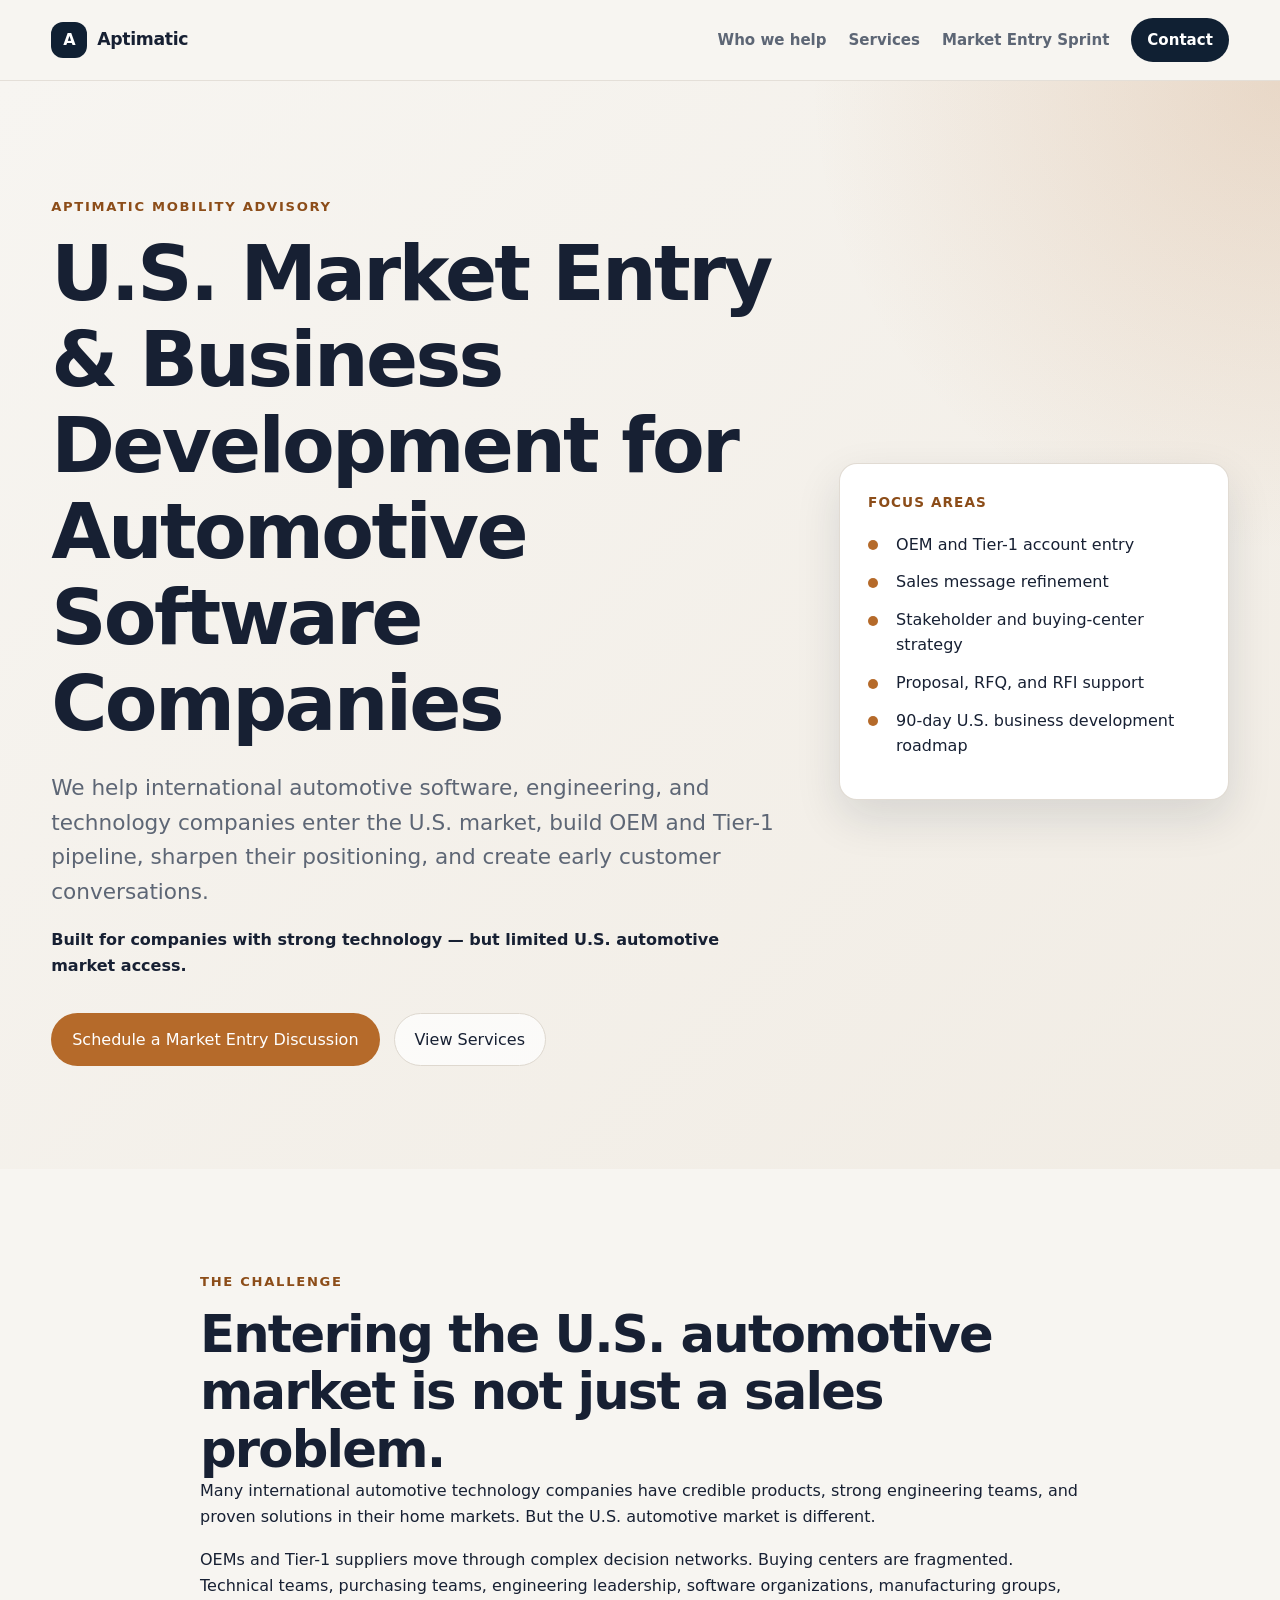
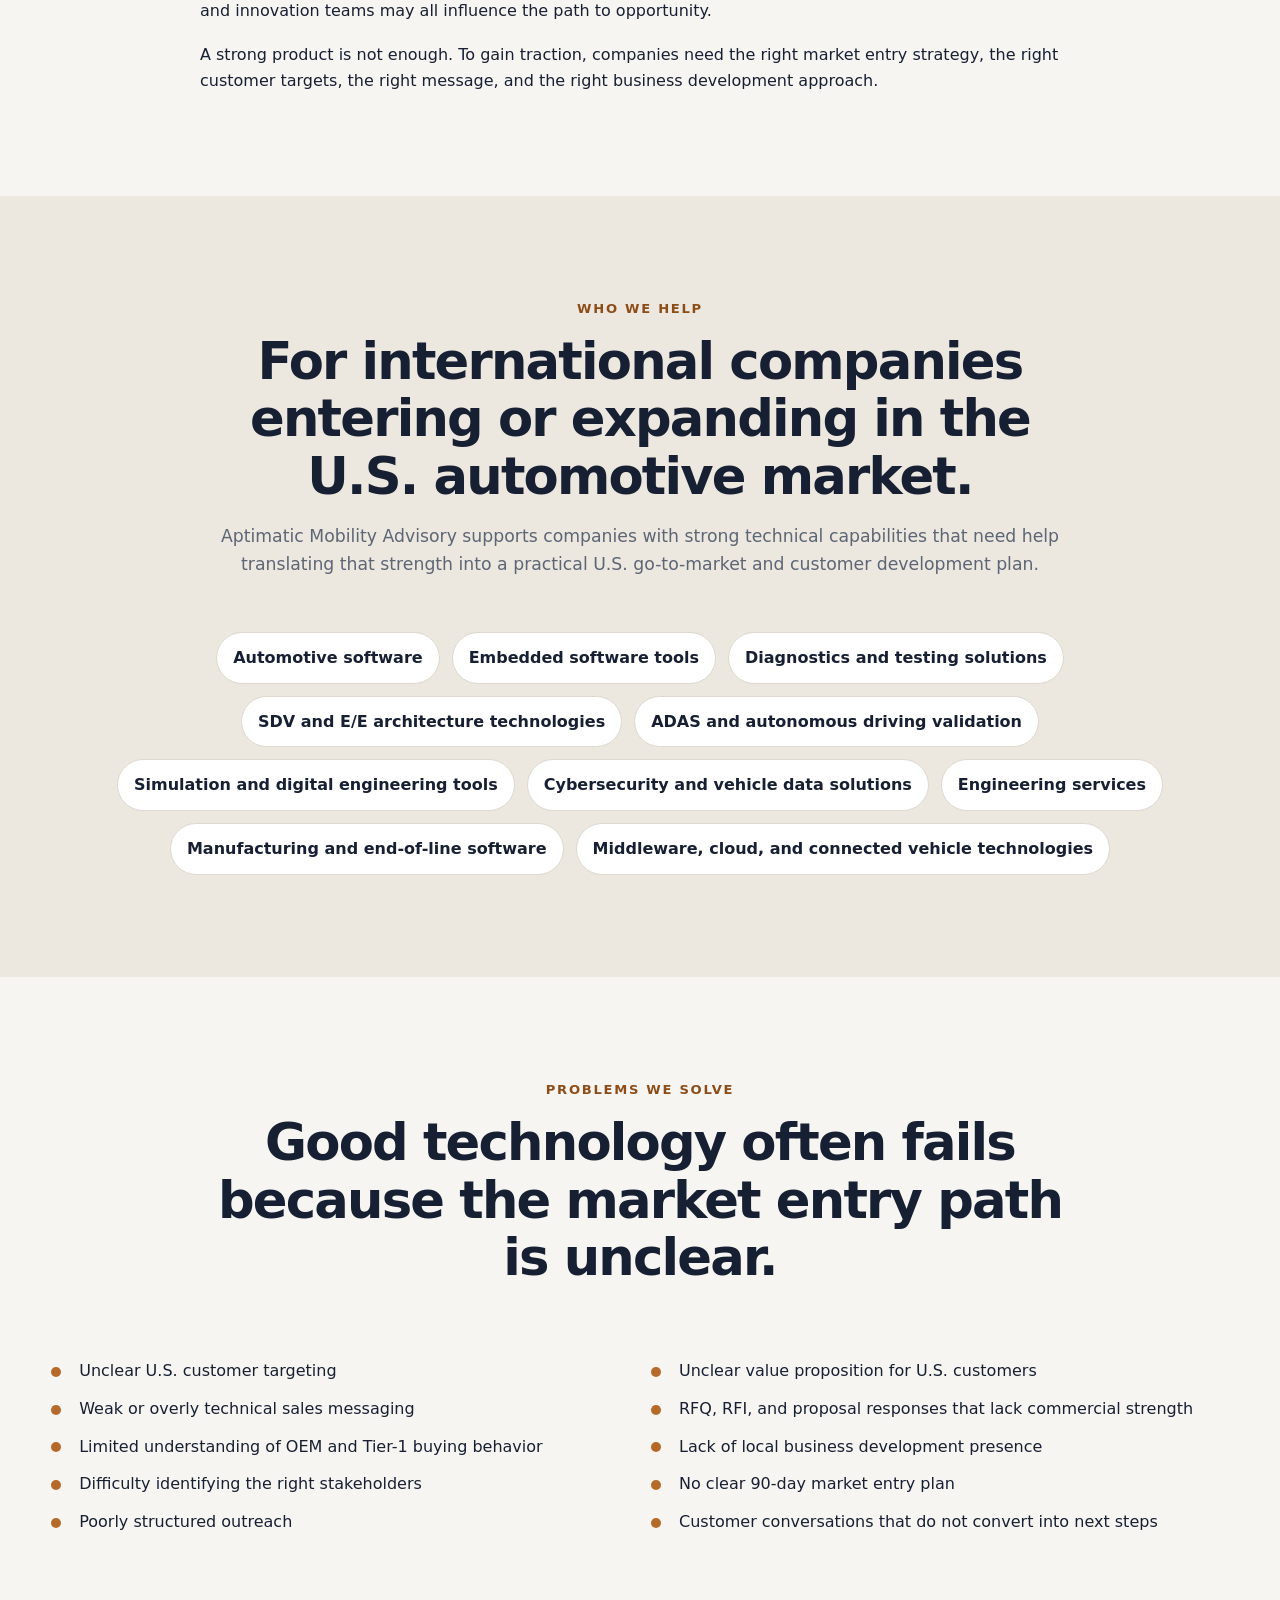
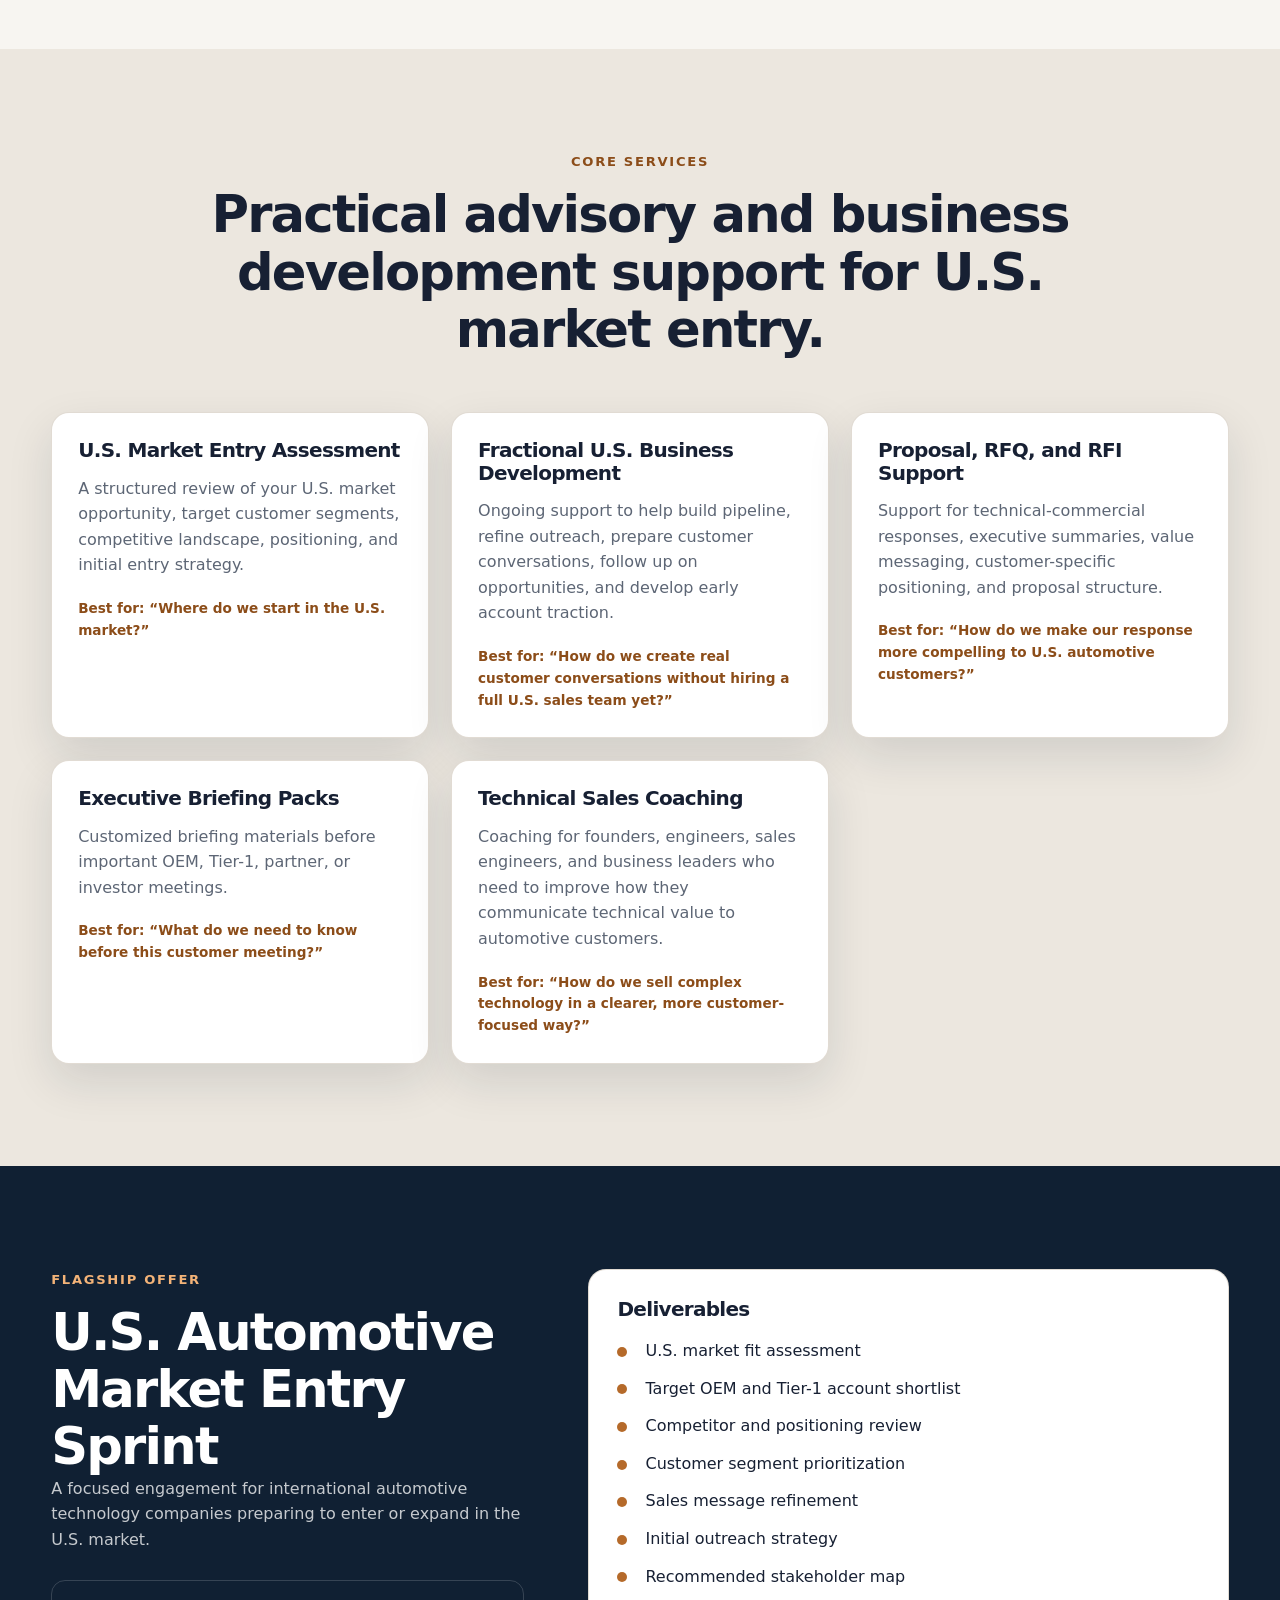
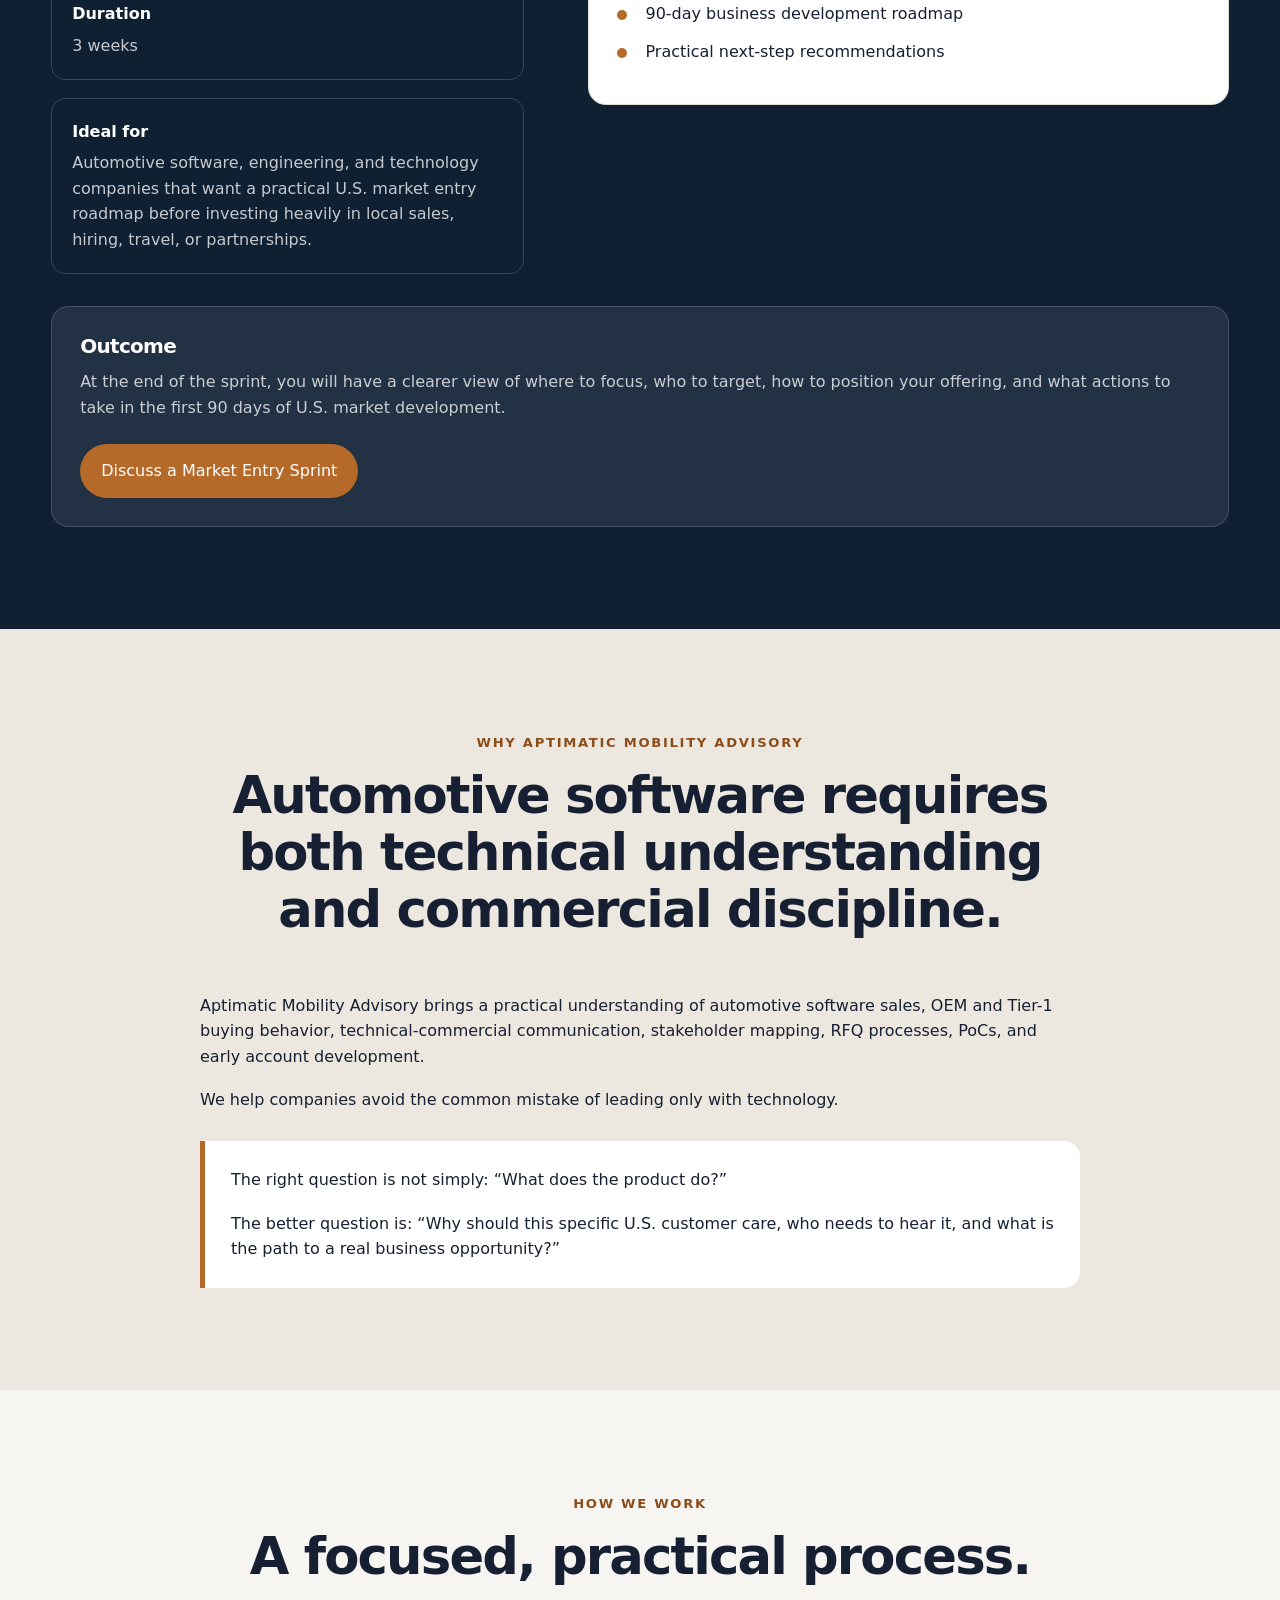
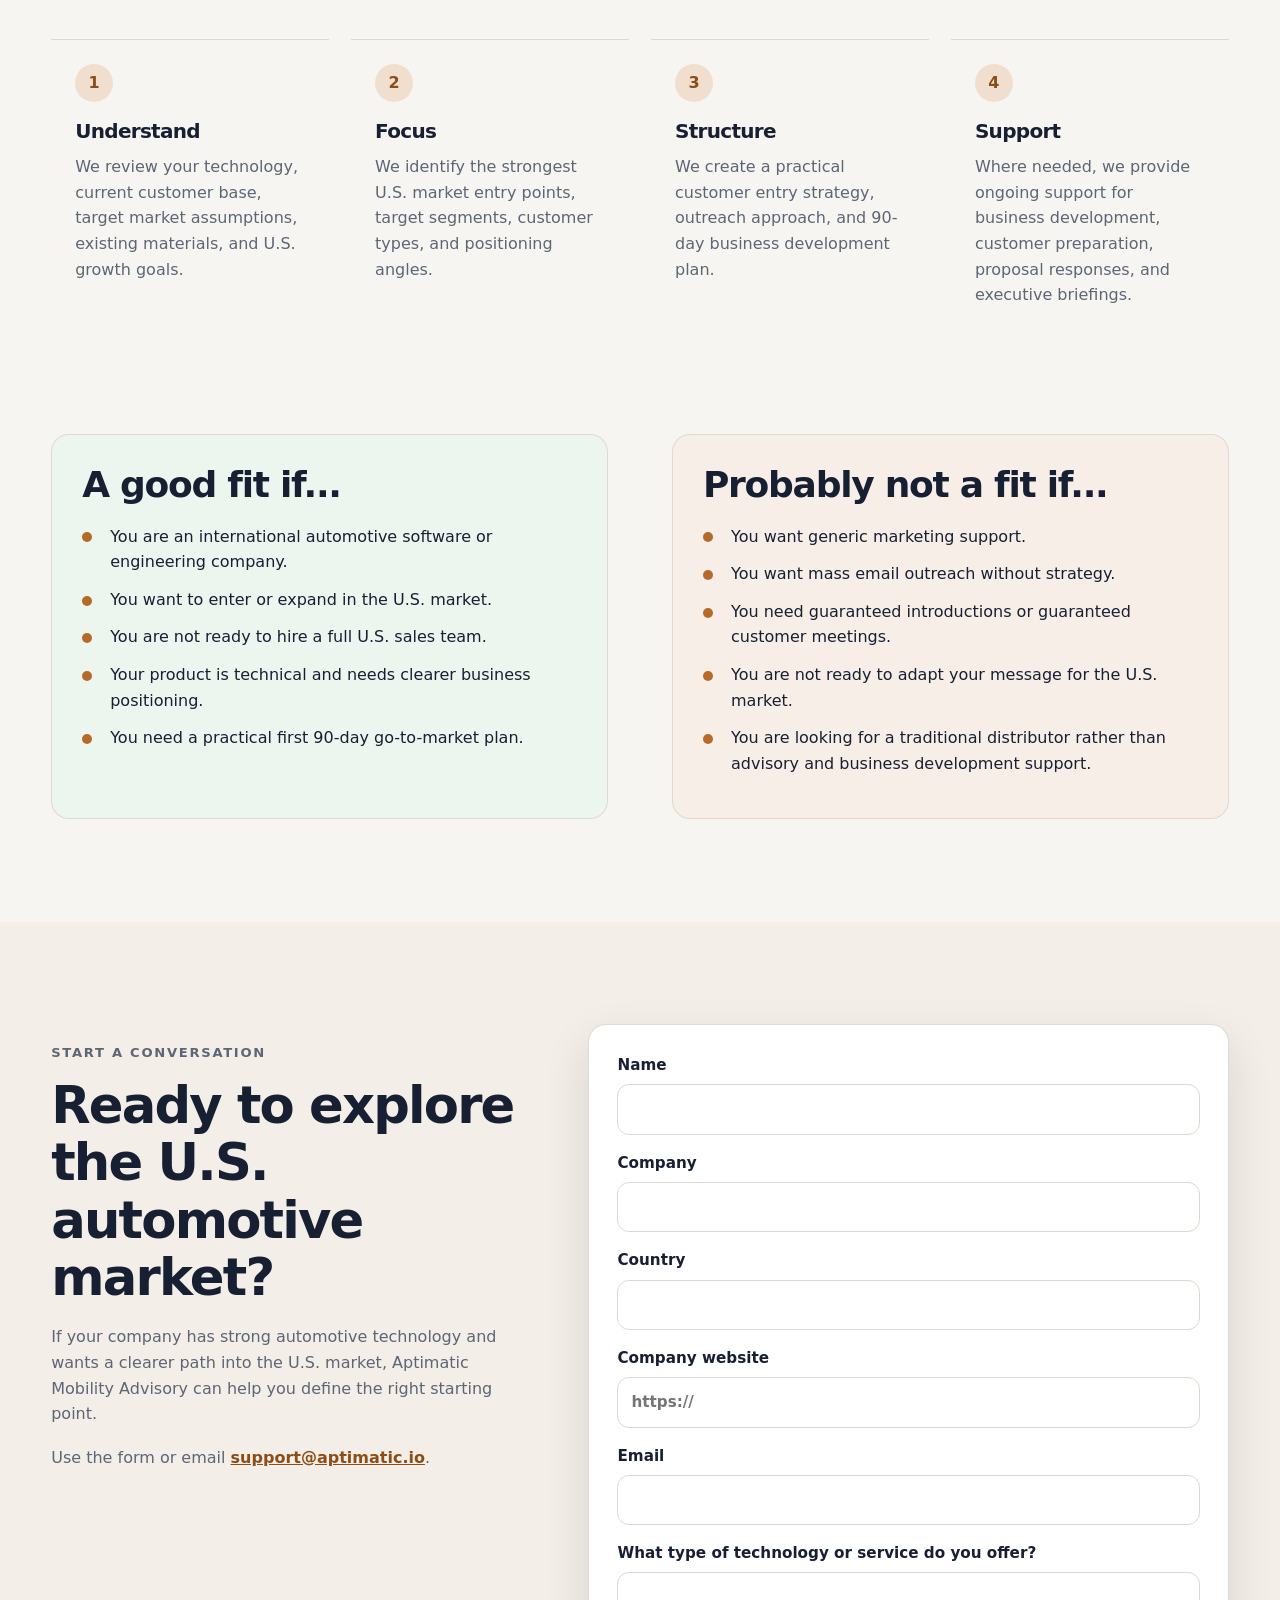
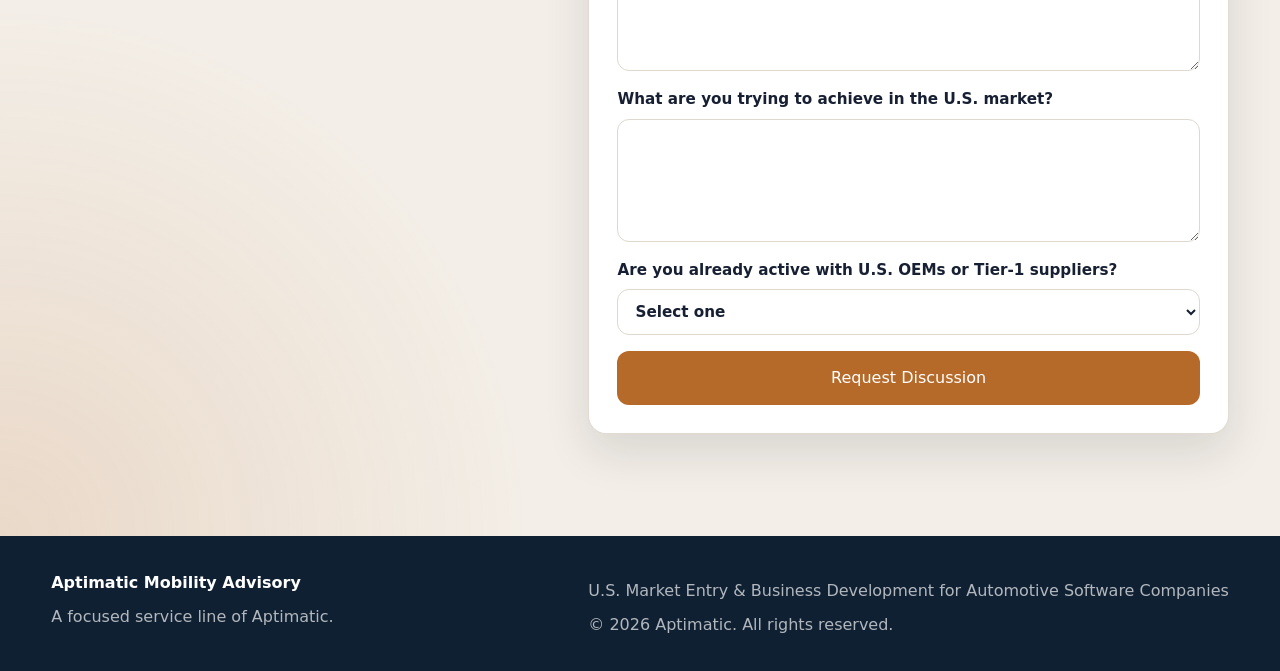
<file: attached_assets/mobility_extracted/aptimatic_mobility_advisory_site/mobility/index.html>
<!doctype html>
<html lang="en">
<head>
  <meta charset="utf-8" />
  <meta name="viewport" content="width=device-width, initial-scale=1" />
  <title>Aptimatic Mobility Advisory | U.S. Market Entry for Automotive Software Companies</title>
  <meta name="description" content="Aptimatic Mobility Advisory helps international automotive software, engineering, and technology companies enter the U.S. market, build OEM and Tier-1 pipeline, sharpen positioning, and secure early customer conversations." />
  <meta property="og:title" content="Aptimatic Mobility Advisory" />
  <meta property="og:description" content="U.S. market entry and business development for automotive software companies." />
  <meta property="og:type" content="website" />
  <meta property="og:url" content="https://aptimatic.io/mobility/" />
  <link rel="icon" href="../assets/favicon.svg" type="image/svg+xml" />
  <link rel="stylesheet" href="styles.css" />
</head>
<body>
  <header class="site-header" aria-label="Site header">
    <a class="brand" href="/" aria-label="Aptimatic home">
      <span class="brand-mark">A</span>
      <span class="brand-text">Aptimatic</span>
    </a>
    <nav class="nav" aria-label="Main navigation">
      <a href="#who">Who we help</a>
      <a href="#services">Services</a>
      <a href="#sprint">Market Entry Sprint</a>
      <a href="#contact" class="nav-cta">Contact</a>
    </nav>
  </header>

  <main>
    <section class="hero section-pad">
      <div class="hero-grid">
        <div class="hero-copy">
          <p class="eyebrow">Aptimatic Mobility Advisory</p>
          <h1>U.S. Market Entry &amp; Business Development for Automotive Software Companies</h1>
          <p class="hero-subtitle">We help international automotive software, engineering, and technology companies enter the U.S. market, build OEM and Tier-1 pipeline, sharpen their positioning, and create early customer conversations.</p>
          <p class="hero-note">Built for companies with strong technology — but limited U.S. automotive market access.</p>
          <div class="hero-actions">
            <a class="button primary" href="#contact">Schedule a Market Entry Discussion</a>
            <a class="button secondary" href="#services">View Services</a>
          </div>
        </div>
        <aside class="hero-card" aria-label="Market entry focus areas">
          <p class="card-label">Focus areas</p>
          <ul>
            <li>OEM and Tier-1 account entry</li>
            <li>Sales message refinement</li>
            <li>Stakeholder and buying-center strategy</li>
            <li>Proposal, RFQ, and RFI support</li>
            <li>90-day U.S. business development roadmap</li>
          </ul>
        </aside>
      </div>
    </section>

    <section class="problem section-pad">
      <div class="narrow">
        <p class="eyebrow">The challenge</p>
        <h2>Entering the U.S. automotive market is not just a sales problem.</h2>
        <p>Many international automotive technology companies have credible products, strong engineering teams, and proven solutions in their home markets. But the U.S. automotive market is different.</p>
        <p>OEMs and Tier-1 suppliers move through complex decision networks. Buying centers are fragmented. Technical teams, purchasing teams, engineering leadership, software organizations, manufacturing groups, and innovation teams may all influence the path to opportunity.</p>
        <p>A strong product is not enough. To gain traction, companies need the right market entry strategy, the right customer targets, the right message, and the right business development approach.</p>
      </div>
    </section>

    <section id="who" class="section-pad alt-bg">
      <div class="section-heading">
        <p class="eyebrow">Who we help</p>
        <h2>For international companies entering or expanding in the U.S. automotive market.</h2>
        <p>Aptimatic Mobility Advisory supports companies with strong technical capabilities that need help translating that strength into a practical U.S. go-to-market and customer development plan.</p>
      </div>
      <div class="pill-grid" aria-label="Company categories">
        <span>Automotive software</span>
        <span>Embedded software tools</span>
        <span>Diagnostics and testing solutions</span>
        <span>SDV and E/E architecture technologies</span>
        <span>ADAS and autonomous driving validation</span>
        <span>Simulation and digital engineering tools</span>
        <span>Cybersecurity and vehicle data solutions</span>
        <span>Engineering services</span>
        <span>Manufacturing and end-of-line software</span>
        <span>Middleware, cloud, and connected vehicle technologies</span>
      </div>
    </section>

    <section class="section-pad">
      <div class="section-heading">
        <p class="eyebrow">Problems we solve</p>
        <h2>Good technology often fails because the market entry path is unclear.</h2>
      </div>
      <div class="two-column">
        <div class="check-list">
          <ul>
            <li>Unclear U.S. customer targeting</li>
            <li>Weak or overly technical sales messaging</li>
            <li>Limited understanding of OEM and Tier-1 buying behavior</li>
            <li>Difficulty identifying the right stakeholders</li>
            <li>Poorly structured outreach</li>
          </ul>
        </div>
        <div class="check-list">
          <ul>
            <li>Unclear value proposition for U.S. customers</li>
            <li>RFQ, RFI, and proposal responses that lack commercial strength</li>
            <li>Lack of local business development presence</li>
            <li>No clear 90-day market entry plan</li>
            <li>Customer conversations that do not convert into next steps</li>
          </ul>
        </div>
      </div>
    </section>

    <section id="services" class="section-pad alt-bg">
      <div class="section-heading">
        <p class="eyebrow">Core services</p>
        <h2>Practical advisory and business development support for U.S. market entry.</h2>
      </div>
      <div class="cards-grid">
        <article class="service-card">
          <h3>U.S. Market Entry Assessment</h3>
          <p>A structured review of your U.S. market opportunity, target customer segments, competitive landscape, positioning, and initial entry strategy.</p>
          <p class="best-for">Best for: “Where do we start in the U.S. market?”</p>
        </article>
        <article class="service-card">
          <h3>Fractional U.S. Business Development</h3>
          <p>Ongoing support to help build pipeline, refine outreach, prepare customer conversations, follow up on opportunities, and develop early account traction.</p>
          <p class="best-for">Best for: “How do we create real customer conversations without hiring a full U.S. sales team yet?”</p>
        </article>
        <article class="service-card">
          <h3>Proposal, RFQ, and RFI Support</h3>
          <p>Support for technical-commercial responses, executive summaries, value messaging, customer-specific positioning, and proposal structure.</p>
          <p class="best-for">Best for: “How do we make our response more compelling to U.S. automotive customers?”</p>
        </article>
        <article class="service-card">
          <h3>Executive Briefing Packs</h3>
          <p>Customized briefing materials before important OEM, Tier-1, partner, or investor meetings.</p>
          <p class="best-for">Best for: “What do we need to know before this customer meeting?”</p>
        </article>
        <article class="service-card">
          <h3>Technical Sales Coaching</h3>
          <p>Coaching for founders, engineers, sales engineers, and business leaders who need to improve how they communicate technical value to automotive customers.</p>
          <p class="best-for">Best for: “How do we sell complex technology in a clearer, more customer-focused way?”</p>
        </article>
      </div>
    </section>

    <section id="sprint" class="section-pad sprint-section">
      <div class="sprint-grid">
        <div>
          <p class="eyebrow">Flagship offer</p>
          <h2>U.S. Automotive Market Entry Sprint</h2>
          <p>A focused engagement for international automotive technology companies preparing to enter or expand in the U.S. market.</p>
          <dl class="facts">
            <div>
              <dt>Duration</dt>
              <dd>3 weeks</dd>
            </div>
            <div>
              <dt>Ideal for</dt>
              <dd>Automotive software, engineering, and technology companies that want a practical U.S. market entry roadmap before investing heavily in local sales, hiring, travel, or partnerships.</dd>
            </div>
          </dl>
        </div>
        <div class="deliverables-card">
          <h3>Deliverables</h3>
          <ul>
            <li>U.S. market fit assessment</li>
            <li>Target OEM and Tier-1 account shortlist</li>
            <li>Competitor and positioning review</li>
            <li>Customer segment prioritization</li>
            <li>Sales message refinement</li>
            <li>Initial outreach strategy</li>
            <li>Recommended stakeholder map</li>
            <li>90-day business development roadmap</li>
            <li>Practical next-step recommendations</li>
          </ul>
        </div>
      </div>
      <div class="outcome-box">
        <h3>Outcome</h3>
        <p>At the end of the sprint, you will have a clearer view of where to focus, who to target, how to position your offering, and what actions to take in the first 90 days of U.S. market development.</p>
        <a class="button primary" href="#contact">Discuss a Market Entry Sprint</a>
      </div>
    </section>

    <section class="section-pad alt-bg">
      <div class="section-heading">
        <p class="eyebrow">Why Aptimatic Mobility Advisory</p>
        <h2>Automotive software requires both technical understanding and commercial discipline.</h2>
      </div>
      <div class="narrow">
        <p>Aptimatic Mobility Advisory brings a practical understanding of automotive software sales, OEM and Tier-1 buying behavior, technical-commercial communication, stakeholder mapping, RFQ processes, PoCs, and early account development.</p>
        <p>We help companies avoid the common mistake of leading only with technology.</p>
        <blockquote>
          <p>The right question is not simply: “What does the product do?”</p>
          <p>The better question is: “Why should this specific U.S. customer care, who needs to hear it, and what is the path to a real business opportunity?”</p>
        </blockquote>
      </div>
    </section>

    <section class="section-pad">
      <div class="section-heading">
        <p class="eyebrow">How we work</p>
        <h2>A focused, practical process.</h2>
      </div>
      <div class="process-grid">
        <div>
          <span class="step">1</span>
          <h3>Understand</h3>
          <p>We review your technology, current customer base, target market assumptions, existing materials, and U.S. growth goals.</p>
        </div>
        <div>
          <span class="step">2</span>
          <h3>Focus</h3>
          <p>We identify the strongest U.S. market entry points, target segments, customer types, and positioning angles.</p>
        </div>
        <div>
          <span class="step">3</span>
          <h3>Structure</h3>
          <p>We create a practical customer entry strategy, outreach approach, and 90-day business development plan.</p>
        </div>
        <div>
          <span class="step">4</span>
          <h3>Support</h3>
          <p>Where needed, we provide ongoing support for business development, customer preparation, proposal responses, and executive briefings.</p>
        </div>
      </div>
    </section>

    <section class="section-pad fit-section">
      <div class="fit-grid">
        <div class="fit-card good-fit">
          <h2>A good fit if...</h2>
          <ul>
            <li>You are an international automotive software or engineering company.</li>
            <li>You want to enter or expand in the U.S. market.</li>
            <li>You are not ready to hire a full U.S. sales team.</li>
            <li>Your product is technical and needs clearer business positioning.</li>
            <li>You need a practical first 90-day go-to-market plan.</li>
          </ul>
        </div>
        <div class="fit-card not-fit">
          <h2>Probably not a fit if...</h2>
          <ul>
            <li>You want generic marketing support.</li>
            <li>You want mass email outreach without strategy.</li>
            <li>You need guaranteed introductions or guaranteed customer meetings.</li>
            <li>You are not ready to adapt your message for the U.S. market.</li>
            <li>You are looking for a traditional distributor rather than advisory and business development support.</li>
          </ul>
        </div>
      </div>
    </section>

    <section id="contact" class="section-pad contact-section">
      <div class="contact-grid">
        <div>
          <p class="eyebrow">Start a conversation</p>
          <h2>Ready to explore the U.S. automotive market?</h2>
          <p>If your company has strong automotive technology and wants a clearer path into the U.S. market, Aptimatic Mobility Advisory can help you define the right starting point.</p>
          <p class="contact-note">Use the form or email <a href="mailto:support@aptimatic.io">support@aptimatic.io</a>.</p>
        </div>
        <form name="mobility-contact" method="POST" data-netlify="true" action="/thank-you/" class="contact-form">
          <input type="hidden" name="form-name" value="mobility-contact" />
          <label>
            Name
            <input type="text" name="name" autocomplete="name" required />
          </label>
          <label>
            Company
            <input type="text" name="company" autocomplete="organization" required />
          </label>
          <label>
            Country
            <input type="text" name="country" autocomplete="country-name" required />
          </label>
          <label>
            Company website
            <input type="url" name="website" placeholder="https://" />
          </label>
          <label>
            Email
            <input type="email" name="email" autocomplete="email" required />
          </label>
          <label>
            What type of technology or service do you offer?
            <textarea name="technology" rows="3" required></textarea>
          </label>
          <label>
            What are you trying to achieve in the U.S. market?
            <textarea name="market-goal" rows="4" required></textarea>
          </label>
          <label>
            Are you already active with U.S. OEMs or Tier-1 suppliers?
            <select name="us-activity">
              <option value="">Select one</option>
              <option>Not yet</option>
              <option>Early conversations</option>
              <option>Existing customers or pilots</option>
              <option>Not sure</option>
            </select>
          </label>
          <button type="submit" class="button primary full-width">Request Discussion</button>
        </form>
      </div>
    </section>
  </main>

  <footer class="site-footer">
    <div>
      <strong>Aptimatic Mobility Advisory</strong>
      <p>A focused service line of Aptimatic.</p>
    </div>
    <div>
      <p>U.S. Market Entry &amp; Business Development for Automotive Software Companies</p>
      <p>© <span id="year"></span> Aptimatic. All rights reserved.</p>
    </div>
  </footer>

  <script>
    document.getElementById('year').textContent = new Date().getFullYear();
  </script>
</body>
</html>
</file>
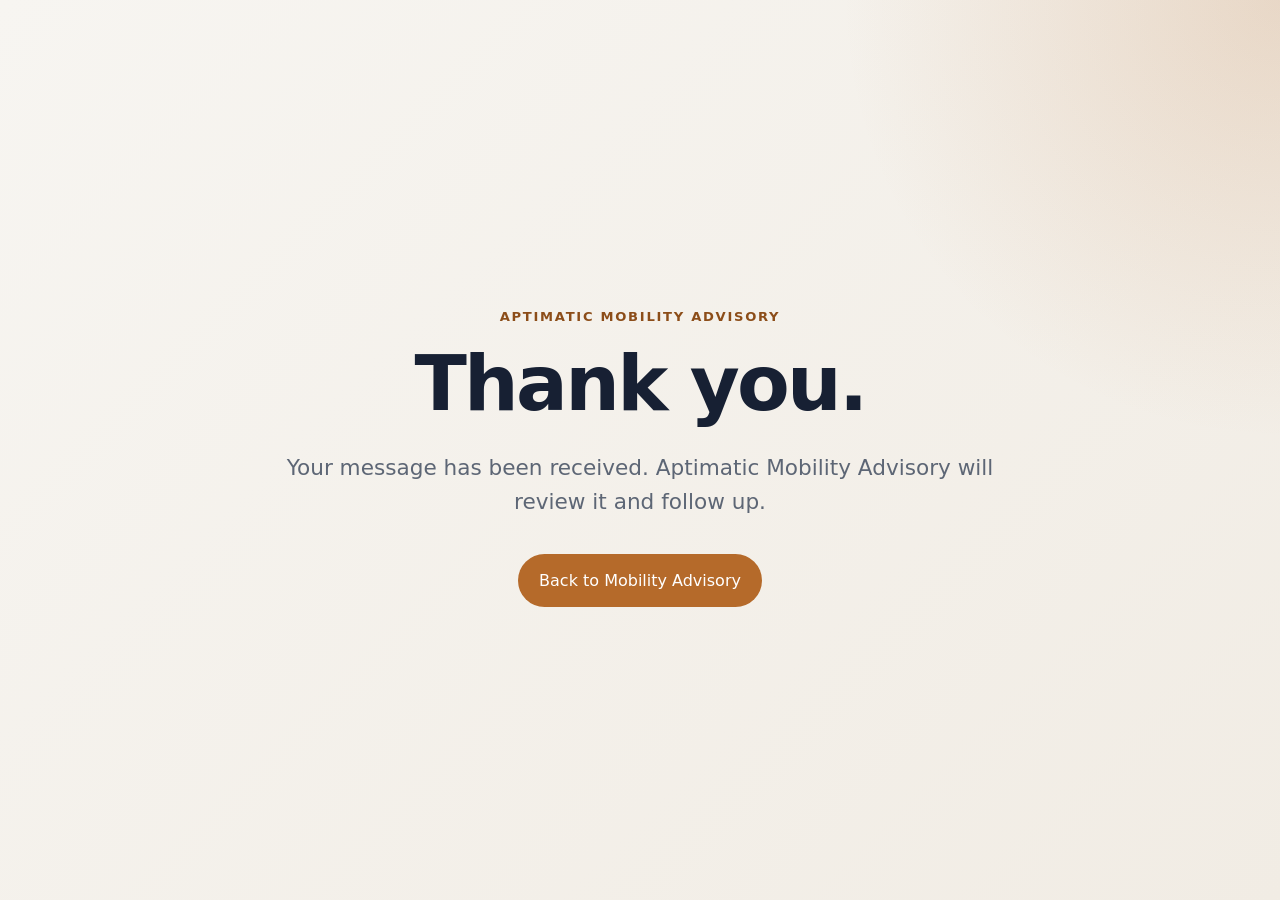
<file: attached_assets/mobility_extracted/aptimatic_mobility_advisory_site/thank-you/index.html>
<!doctype html>
<html lang="en">
<head>
  <meta charset="utf-8" />
  <meta name="viewport" content="width=device-width, initial-scale=1" />
  <title>Thank You | Aptimatic Mobility Advisory</title>
  <meta name="robots" content="noindex" />
  <link rel="icon" href="../assets/favicon.svg" type="image/svg+xml" />
  <link rel="stylesheet" href="../mobility/styles.css" />
</head>
<body>
  <main class="hero section-pad" style="min-height: 100vh; display: grid; place-items: center;">
    <section class="narrow" style="text-align: center;">
      <p class="eyebrow">Aptimatic Mobility Advisory</p>
      <h1>Thank you.</h1>
      <p class="hero-subtitle" style="margin-left: auto; margin-right: auto;">Your message has been received. Aptimatic Mobility Advisory will review it and follow up.</p>
      <div class="hero-actions" style="justify-content: center;">
        <a class="button primary" href="/mobility/">Back to Mobility Advisory</a>
      </div>
    </section>
  </main>
</body>
</html>
</file>
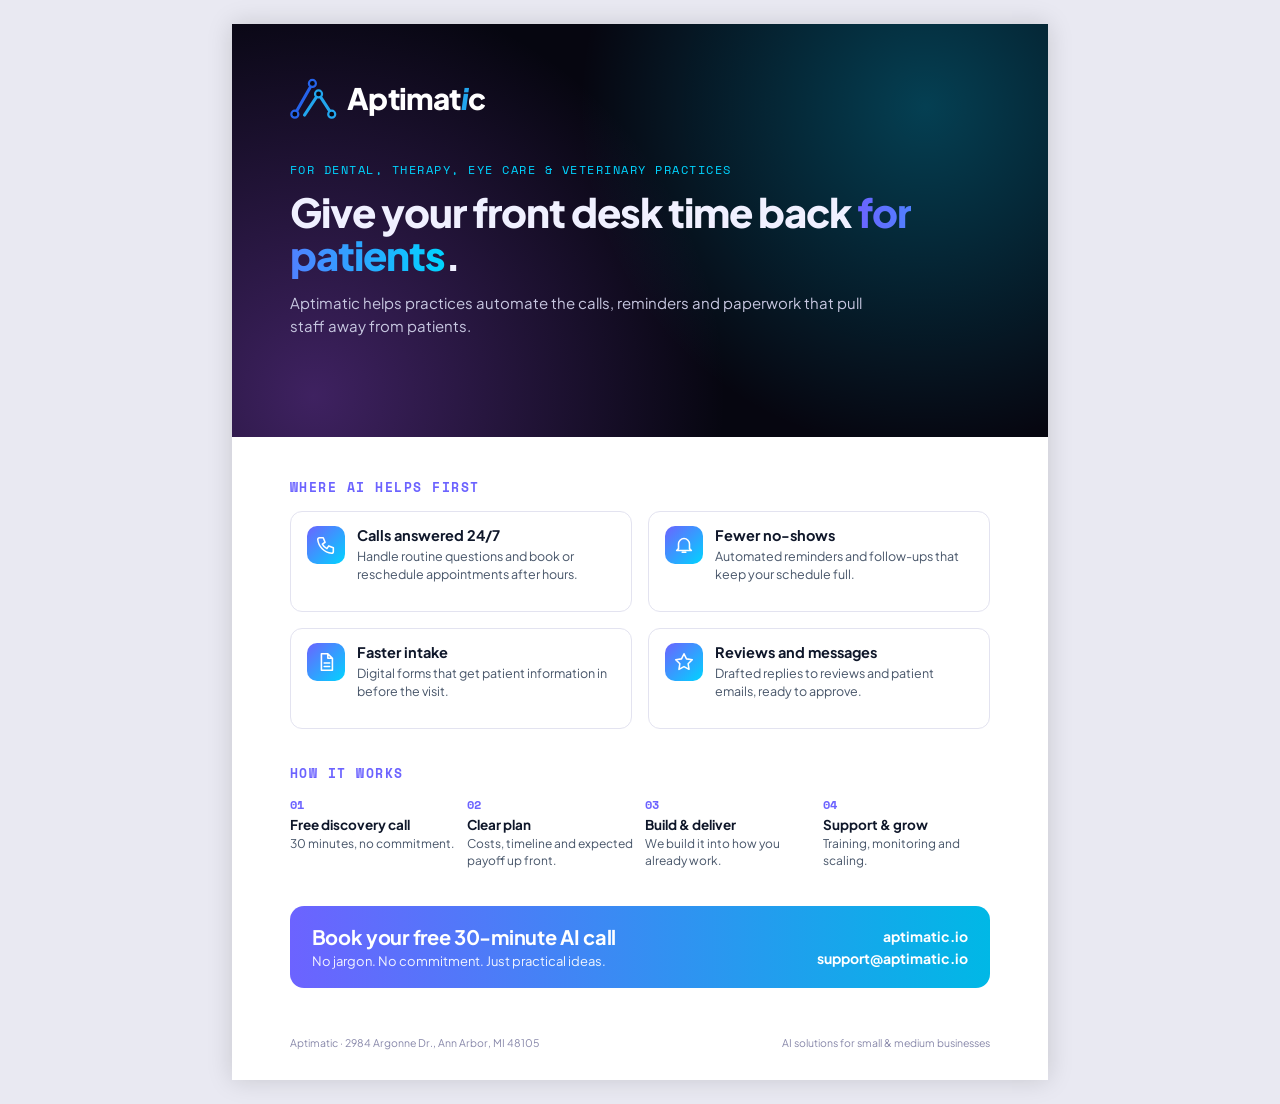
<file: healthcare.html>
<!doctype html><html><head><meta charset=utf-8><meta name=viewport content="width=850"><meta name=robots content=noindex><title>Aptimatic | AI for Small Business</title><link href="https://fonts.googleapis.com/css2?family=Plus+Jakarta+Sans:ital,wght@0,400;0,500;0,700;0,800;1,800&family=Space+Mono:wght@400;700&display=swap" rel=stylesheet>

<style>

@page{size:Letter;margin:0}
*{box-sizing:border-box;margin:0;padding:0}@media print{html{background:none}body{box-shadow:none}}
html{background:#e9e9f2;overflow-y:auto}@media screen{body{margin:24px auto !important}}body{position:relative;margin:0 auto;box-shadow:0 0 24px rgba(0,0,0,.15);font-family:'Plus Jakarta Sans',system-ui,sans-serif;color:#0f172a;width:8.5in;height:11in;overflow:hidden;background:#fff}
.hero{background:radial-gradient(circle at 85% 20%,rgba(0,212,255,.28),transparent 45%),radial-gradient(circle at 10% 90%,rgba(168,85,247,.35),transparent 50%),#060610;color:#f0f0ff;padding:.55in .6in .5in;height:4.3in;position:relative}
.brand{display:flex;align-items:center;gap:10px;font-weight:800;font-size:20px;letter-spacing:-.3px}
.brand > svg{height:44px;width:236px;overflow:visible}
.tag{margin-top:.42in;font-family:'Space Mono',monospace;font-size:11.5px;letter-spacing:1.5px;text-transform:uppercase;color:#00d4ff}
h1{font-size:40px;line-height:1.08;font-weight:800;letter-spacing:-1px;margin-top:12px;max-width:7.3in}
h1 span{background:linear-gradient(90deg,#6c63ff,#00d4ff);-webkit-background-clip:text;color:transparent}
.sub{margin-top:16px;font-size:15px;line-height:1.5;color:#c7c7e0;max-width:6.2in}
.body{padding:.42in .6in 0}
h2{font-size:13px;font-family:'Space Mono',monospace;letter-spacing:1.5px;text-transform:uppercase;color:#6c63ff;margin-bottom:14px}
.grid{display:grid;grid-template-columns:1fr 1fr;gap:16px}.card{min-height:1.05in}
.card{border:1px solid #e3e3f0;border-radius:12px;padding:14px 16px;display:flex;gap:12px}
.card .i{flex:0 0 38px;height:38px;border-radius:10px;background:linear-gradient(135deg,#6c63ff,#00d4ff);color:#fff;display:flex;align-items:center;justify-content:center}
.card .i svg{width:22px;height:22px}
.card b{display:block;font-size:14.5px;margin-bottom:3px}
.card p{font-size:12.5px;line-height:1.45;color:#475569}
.steps{display:grid;grid-template-columns:repeat(4,1fr);gap:10px;margin-top:26px}
.step{font-size:12px;color:#475569;line-height:1.4}
.step .n{font-family:'Space Mono',monospace;font-weight:700;color:#6c63ff;font-size:12px}
.step b{display:block;color:#0f172a;font-size:13.5px;margin:2px 0 2px}
.cta{margin:36px .6in 0;border-radius:14px;padding:18px 22px;background:linear-gradient(90deg,#6c63ff,#00b8e6);color:#fff;display:flex;justify-content:space-between;align-items:center}
.cta .l b{font-size:20px;display:block;letter-spacing:-.3px}
.cta .l span{font-size:13px;opacity:.92}
.cta .r{text-align:right;font-size:14px;font-weight:700;line-height:1.6}
.foot{position:absolute;bottom:.32in;left:.6in;right:.6in;font-size:10.5px;color:#8888aa;display:flex;justify-content:space-between}
</style></head><body>
<div class=hero><div class=brand>                <svg viewBox="0 0 215 40" fill="none" xmlns="http://www.w3.org/2000/svg" role="img" aria-label="Aptimatic">
                    <!-- Official icon mark: viewBox crops to node bounds with stroke padding -->
                    <svg x="0" y="1" width="44" height="38" viewBox="7 14 110 95">
                        <line x1="18" y1="96" x2="58" y2="26" stroke="#2563EB" stroke-width="7" stroke-linecap="round" stroke-linejoin="round"/>
                        <line x1="40" y1="98" x2="72" y2="50" stroke="#22A6EE" stroke-width="7" stroke-linecap="round" stroke-linejoin="round"/>
                        <line x1="72" y1="50" x2="102" y2="96" stroke="#22A6EE" stroke-width="7" stroke-linecap="round" stroke-linejoin="round"/>
                        <circle cx="18" cy="96" r="8" stroke="#2563EB" stroke-width="5" fill="#060610"/>
                        <circle cx="58" cy="26" r="8" stroke="#2563EB" stroke-width="5" fill="#060610"/>
                        <circle cx="72" cy="50" r="8" stroke="#22A6EE" stroke-width="5" fill="#060610"/>
                        <circle cx="102" cy="96" r="8" stroke="#22A6EE" stroke-width="5" fill="#060610"/>
                    </svg>
                    <!-- Wordmark -->
                    <text x="52" y="30"
                          font-family="Plus Jakarta Sans, Inter, -apple-system, sans-serif"
                          font-size="27" font-weight="800" letter-spacing="-0.7"
                          fill="white">Aptimat<tspan fill="#22A6EE" font-style="italic">i</tspan>c</text>
                </svg>
</div><div class=tag>For dental, therapy, eye care &amp; veterinary practices</div><h1>Give your front desk time back <span>for patients</span>.</h1><p class=sub>Aptimatic helps practices automate the calls, reminders and paperwork that pull staff away from patients.</p></div>
<div class=body><h2>Where AI helps first</h2><div class=grid><div class=card><div class=i><svg viewBox="0 0 24 24" fill="none" stroke="currentColor" stroke-width="1.7" stroke-linecap="round" stroke-linejoin="round"><path d="M5 4h4l2 5-3 2a11 11 0 005 5l2-3 5 2v4a2 2 0 01-2 2A17 17 0 013 6a2 2 0 012-2z"/></svg></div><div><b>Calls answered 24/7</b><p>Handle routine questions and book or reschedule appointments after hours.</p></div></div><div class=card><div class=i><svg viewBox="0 0 24 24" fill="none" stroke="currentColor" stroke-width="1.7" stroke-linecap="round" stroke-linejoin="round"><path d="M6 16V11a6 6 0 0112 0v5l2 2H4z M10 20h4"/></svg></div><div><b>Fewer no-shows</b><p>Automated reminders and follow-ups that keep your schedule full.</p></div></div><div class=card><div class=i><svg viewBox="0 0 24 24" fill="none" stroke="currentColor" stroke-width="1.7" stroke-linecap="round" stroke-linejoin="round"><path d="M7 3h7l5 5v13H7z M14 3v5h5 M10 13h6 M10 17h6"/></svg></div><div><b>Faster intake</b><p>Digital forms that get patient information in before the visit.</p></div></div><div class=card><div class=i><svg viewBox="0 0 24 24" fill="none" stroke="currentColor" stroke-width="1.7" stroke-linecap="round" stroke-linejoin="round"><path d="M12 3l2.7 5.6 6.3.9-4.5 4.4 1 6.1L12 17l-5.5 3 1-6.1L3 9.5l6.3-.9z"/></svg></div><div><b>Reviews and messages</b><p>Drafted replies to reviews and patient emails, ready to approve.</p></div></div></div>
<h2 style="margin-top:34px">How it works</h2><div class=steps style="margin-top:0"><div class=step><div class=n>01</div><b>Free discovery call</b>30 minutes, no commitment.</div><div class=step><div class=n>02</div><b>Clear plan</b>Costs, timeline and expected payoff up front.</div><div class=step><div class=n>03</div><b>Build & deliver</b>We build it into how you already work.</div><div class=step><div class=n>04</div><b>Support & grow</b>Training, monitoring and scaling.</div></div></div>
<div class=cta><div class=l><b>Book your free 30-minute AI call</b><span>No jargon. No commitment. Just practical ideas.</span></div><div class=r><a href="http://aptimatic.io/#contact" style="color:#fff;text-decoration:none">aptimatic.io</a><br><a href="mailto:support@aptimatic.io" style="color:#fff;text-decoration:none">support@aptimatic.io</a></div></div>
<div class=foot><span>Aptimatic · 2984 Argonne Dr., Ann Arbor, MI 48105</span><span>AI solutions for small &amp; medium businesses</span></div>
</body></html>
</file>
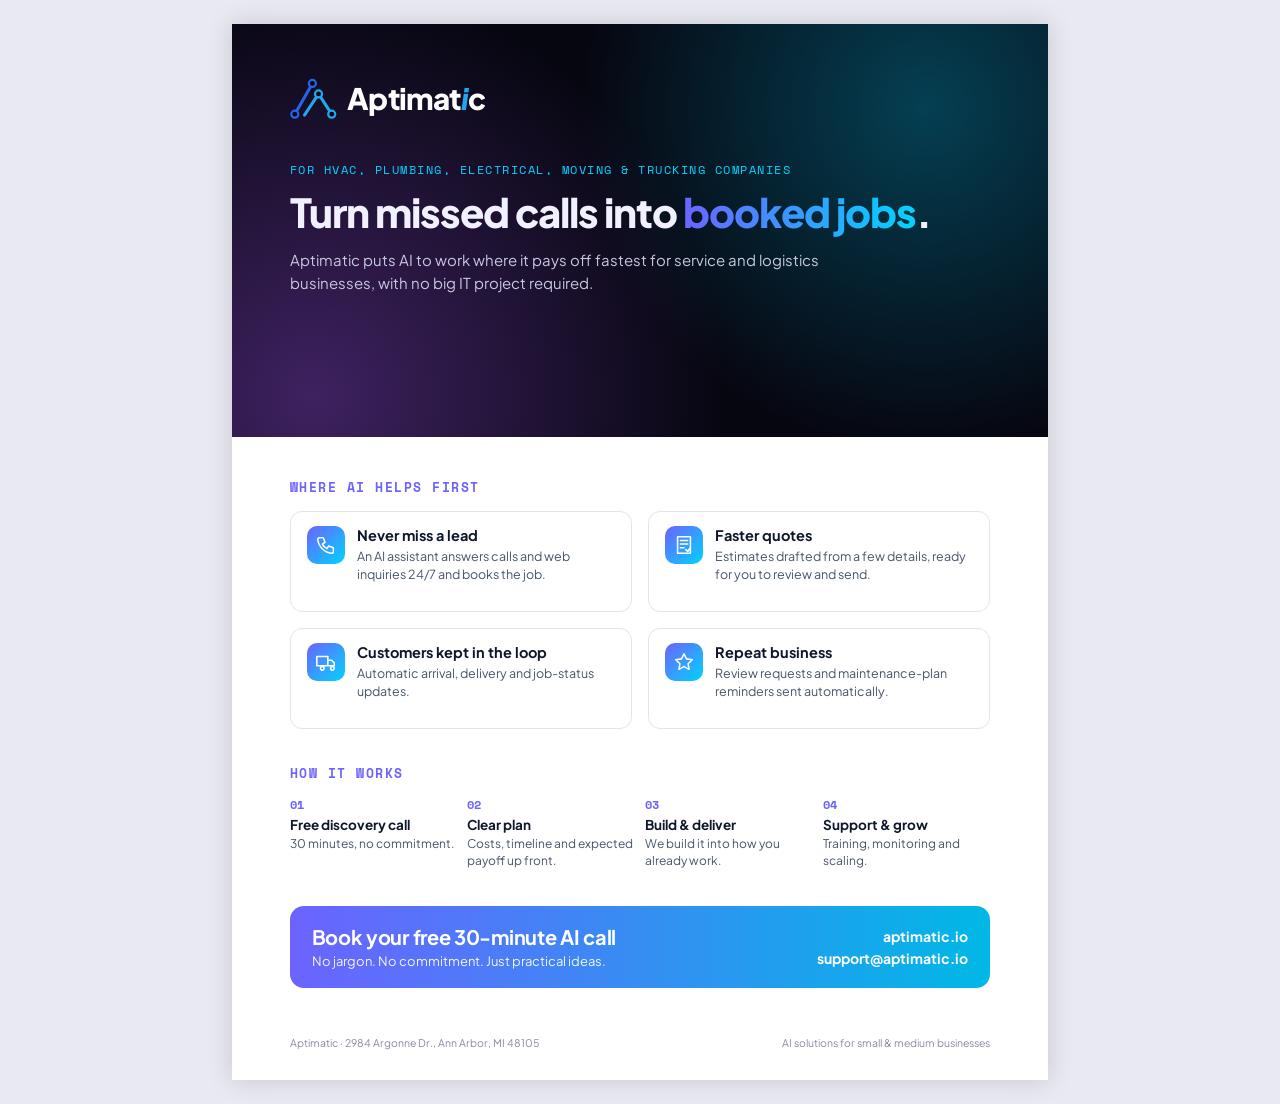
<file: home-services.html>
<!doctype html><html><head><meta charset=utf-8><meta name=viewport content="width=850"><meta name=robots content=noindex><title>Aptimatic | AI for Small Business</title><link href="https://fonts.googleapis.com/css2?family=Plus+Jakarta+Sans:ital,wght@0,400;0,500;0,700;0,800;1,800&family=Space+Mono:wght@400;700&display=swap" rel=stylesheet>

<style>

@page{size:Letter;margin:0}
*{box-sizing:border-box;margin:0;padding:0}@media print{html{background:none}body{box-shadow:none}}
html{background:#e9e9f2;overflow-y:auto}@media screen{body{margin:24px auto !important}}body{position:relative;margin:0 auto;box-shadow:0 0 24px rgba(0,0,0,.15);font-family:'Plus Jakarta Sans',system-ui,sans-serif;color:#0f172a;width:8.5in;height:11in;overflow:hidden;background:#fff}
.hero{background:radial-gradient(circle at 85% 20%,rgba(0,212,255,.28),transparent 45%),radial-gradient(circle at 10% 90%,rgba(168,85,247,.35),transparent 50%),#060610;color:#f0f0ff;padding:.55in .6in .5in;height:4.3in;position:relative}
.brand{display:flex;align-items:center;gap:10px;font-weight:800;font-size:20px;letter-spacing:-.3px}
.brand > svg{height:44px;width:236px;overflow:visible}
.tag{margin-top:.42in;font-family:'Space Mono',monospace;font-size:11.5px;letter-spacing:1.5px;text-transform:uppercase;color:#00d4ff}
h1{font-size:40px;line-height:1.08;font-weight:800;letter-spacing:-1px;margin-top:12px;max-width:7.3in}
h1 span{background:linear-gradient(90deg,#6c63ff,#00d4ff);-webkit-background-clip:text;color:transparent}
.sub{margin-top:16px;font-size:15px;line-height:1.5;color:#c7c7e0;max-width:6.2in}
.body{padding:.42in .6in 0}
h2{font-size:13px;font-family:'Space Mono',monospace;letter-spacing:1.5px;text-transform:uppercase;color:#6c63ff;margin-bottom:14px}
.grid{display:grid;grid-template-columns:1fr 1fr;gap:16px}.card{min-height:1.05in}
.card{border:1px solid #e3e3f0;border-radius:12px;padding:14px 16px;display:flex;gap:12px}
.card .i{flex:0 0 38px;height:38px;border-radius:10px;background:linear-gradient(135deg,#6c63ff,#00d4ff);color:#fff;display:flex;align-items:center;justify-content:center}
.card .i svg{width:22px;height:22px}
.card b{display:block;font-size:14.5px;margin-bottom:3px}
.card p{font-size:12.5px;line-height:1.45;color:#475569}
.steps{display:grid;grid-template-columns:repeat(4,1fr);gap:10px;margin-top:26px}
.step{font-size:12px;color:#475569;line-height:1.4}
.step .n{font-family:'Space Mono',monospace;font-weight:700;color:#6c63ff;font-size:12px}
.step b{display:block;color:#0f172a;font-size:13.5px;margin:2px 0 2px}
.cta{margin:36px .6in 0;border-radius:14px;padding:18px 22px;background:linear-gradient(90deg,#6c63ff,#00b8e6);color:#fff;display:flex;justify-content:space-between;align-items:center}
.cta .l b{font-size:20px;display:block;letter-spacing:-.3px}
.cta .l span{font-size:13px;opacity:.92}
.cta .r{text-align:right;font-size:14px;font-weight:700;line-height:1.6}
.foot{position:absolute;bottom:.32in;left:.6in;right:.6in;font-size:10.5px;color:#8888aa;display:flex;justify-content:space-between}
</style></head><body>
<div class=hero><div class=brand>                <svg viewBox="0 0 215 40" fill="none" xmlns="http://www.w3.org/2000/svg" role="img" aria-label="Aptimatic">
                    <!-- Official icon mark: viewBox crops to node bounds with stroke padding -->
                    <svg x="0" y="1" width="44" height="38" viewBox="7 14 110 95">
                        <line x1="18" y1="96" x2="58" y2="26" stroke="#2563EB" stroke-width="7" stroke-linecap="round" stroke-linejoin="round"/>
                        <line x1="40" y1="98" x2="72" y2="50" stroke="#22A6EE" stroke-width="7" stroke-linecap="round" stroke-linejoin="round"/>
                        <line x1="72" y1="50" x2="102" y2="96" stroke="#22A6EE" stroke-width="7" stroke-linecap="round" stroke-linejoin="round"/>
                        <circle cx="18" cy="96" r="8" stroke="#2563EB" stroke-width="5" fill="#060610"/>
                        <circle cx="58" cy="26" r="8" stroke="#2563EB" stroke-width="5" fill="#060610"/>
                        <circle cx="72" cy="50" r="8" stroke="#22A6EE" stroke-width="5" fill="#060610"/>
                        <circle cx="102" cy="96" r="8" stroke="#22A6EE" stroke-width="5" fill="#060610"/>
                    </svg>
                    <!-- Wordmark -->
                    <text x="52" y="30"
                          font-family="Plus Jakarta Sans, Inter, -apple-system, sans-serif"
                          font-size="27" font-weight="800" letter-spacing="-0.7"
                          fill="white">Aptimat<tspan fill="#22A6EE" font-style="italic">i</tspan>c</text>
                </svg>
</div><div class=tag>For HVAC, plumbing, electrical, moving &amp; trucking companies</div><h1>Turn missed calls into <span>booked jobs</span>.</h1><p class=sub>Aptimatic puts AI to work where it pays off fastest for service and logistics businesses, with no big IT project required.</p></div>
<div class=body><h2>Where AI helps first</h2><div class=grid><div class=card><div class=i><svg viewBox="0 0 24 24" fill="none" stroke="currentColor" stroke-width="1.7" stroke-linecap="round" stroke-linejoin="round"><path d="M5 4h4l2 5-3 2a11 11 0 005 5l2-3 5 2v4a2 2 0 01-2 2A17 17 0 013 6a2 2 0 012-2z"/></svg></div><div><b>Never miss a lead</b><p>An AI assistant answers calls and web inquiries 24/7 and books the job.</p></div></div><div class=card><div class=i><svg viewBox="0 0 24 24" fill="none" stroke="currentColor" stroke-width="1.7" stroke-linecap="round" stroke-linejoin="round"><path d="M5 3h14v18H5z M8 7h8 M8 11h8 M8 15h4 M14 17l2 2 3-4"/></svg></div><div><b>Faster quotes</b><p>Estimates drafted from a few details, ready for you to review and send.</p></div></div><div class=card><div class=i><svg viewBox="0 0 24 24" fill="none" stroke="currentColor" stroke-width="1.7" stroke-linecap="round" stroke-linejoin="round"><path d="M2 6h12v10H2z M14 10h4l3 3v3h-7 M6 19a2 2 0 100-.1 M17 19a2 2 0 100-.1"/></svg></div><div><b>Customers kept in the loop</b><p>Automatic arrival, delivery and job-status updates.</p></div></div><div class=card><div class=i><svg viewBox="0 0 24 24" fill="none" stroke="currentColor" stroke-width="1.7" stroke-linecap="round" stroke-linejoin="round"><path d="M12 3l2.7 5.6 6.3.9-4.5 4.4 1 6.1L12 17l-5.5 3 1-6.1L3 9.5l6.3-.9z"/></svg></div><div><b>Repeat business</b><p>Review requests and maintenance-plan reminders sent automatically.</p></div></div></div>
<h2 style="margin-top:34px">How it works</h2><div class=steps style="margin-top:0"><div class=step><div class=n>01</div><b>Free discovery call</b>30 minutes, no commitment.</div><div class=step><div class=n>02</div><b>Clear plan</b>Costs, timeline and expected payoff up front.</div><div class=step><div class=n>03</div><b>Build & deliver</b>We build it into how you already work.</div><div class=step><div class=n>04</div><b>Support & grow</b>Training, monitoring and scaling.</div></div></div>
<div class=cta><div class=l><b>Book your free 30-minute AI call</b><span>No jargon. No commitment. Just practical ideas.</span></div><div class=r><a href="http://aptimatic.io/#contact" style="color:#fff;text-decoration:none">aptimatic.io</a><br><a href="mailto:support@aptimatic.io" style="color:#fff;text-decoration:none">support@aptimatic.io</a></div></div>
<div class=foot><span>Aptimatic · 2984 Argonne Dr., Ann Arbor, MI 48105</span><span>AI solutions for small &amp; medium businesses</span></div>
</body></html>
</file>
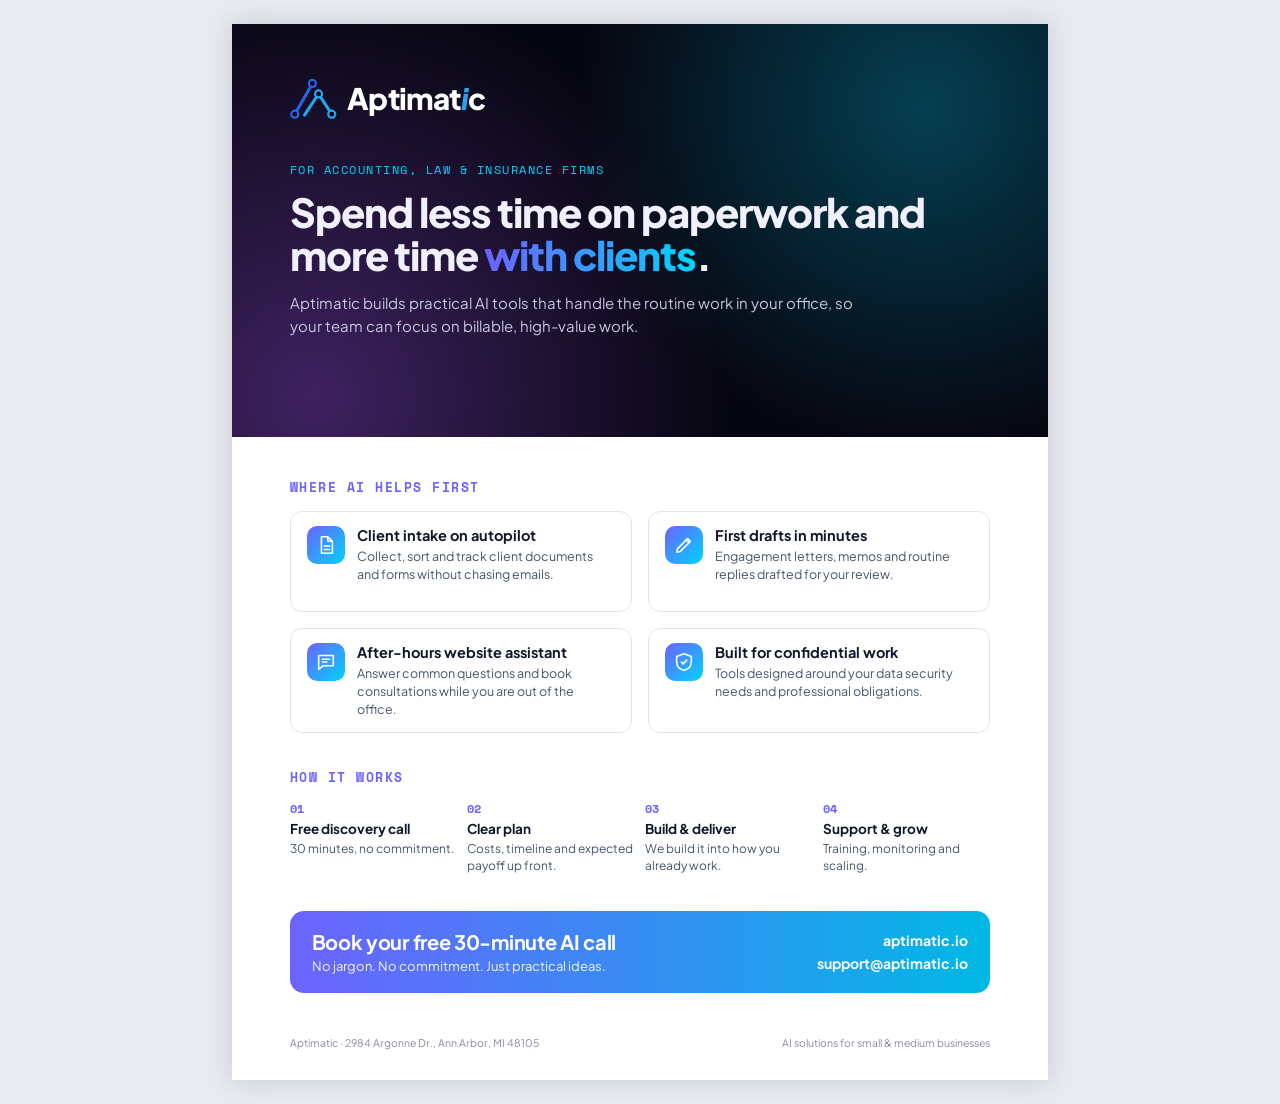
<file: professional.html>
<!doctype html><html><head><meta charset=utf-8><meta name=viewport content="width=850"><meta name=robots content=noindex><title>Aptimatic | AI for Small Business</title><link href="https://fonts.googleapis.com/css2?family=Plus+Jakarta+Sans:ital,wght@0,400;0,500;0,700;0,800;1,800&family=Space+Mono:wght@400;700&display=swap" rel=stylesheet>

<style>

@page{size:Letter;margin:0}
*{box-sizing:border-box;margin:0;padding:0}@media print{html{background:none}body{box-shadow:none}}
html{background:#e9e9f2;overflow-y:auto}@media screen{body{margin:24px auto !important}}body{position:relative;margin:0 auto;box-shadow:0 0 24px rgba(0,0,0,.15);font-family:'Plus Jakarta Sans',system-ui,sans-serif;color:#0f172a;width:8.5in;height:11in;overflow:hidden;background:#fff}
.hero{background:radial-gradient(circle at 85% 20%,rgba(0,212,255,.28),transparent 45%),radial-gradient(circle at 10% 90%,rgba(168,85,247,.35),transparent 50%),#060610;color:#f0f0ff;padding:.55in .6in .5in;height:4.3in;position:relative}
.brand{display:flex;align-items:center;gap:10px;font-weight:800;font-size:20px;letter-spacing:-.3px}
.brand > svg{height:44px;width:236px;overflow:visible}
.tag{margin-top:.42in;font-family:'Space Mono',monospace;font-size:11.5px;letter-spacing:1.5px;text-transform:uppercase;color:#00d4ff}
h1{font-size:40px;line-height:1.08;font-weight:800;letter-spacing:-1px;margin-top:12px;max-width:7.3in}
h1 span{background:linear-gradient(90deg,#6c63ff,#00d4ff);-webkit-background-clip:text;color:transparent}
.sub{margin-top:16px;font-size:15px;line-height:1.5;color:#c7c7e0;max-width:6.2in}
.body{padding:.42in .6in 0}
h2{font-size:13px;font-family:'Space Mono',monospace;letter-spacing:1.5px;text-transform:uppercase;color:#6c63ff;margin-bottom:14px}
.grid{display:grid;grid-template-columns:1fr 1fr;gap:16px}.card{min-height:1.05in}
.card{border:1px solid #e3e3f0;border-radius:12px;padding:14px 16px;display:flex;gap:12px}
.card .i{flex:0 0 38px;height:38px;border-radius:10px;background:linear-gradient(135deg,#6c63ff,#00d4ff);color:#fff;display:flex;align-items:center;justify-content:center}
.card .i svg{width:22px;height:22px}
.card b{display:block;font-size:14.5px;margin-bottom:3px}
.card p{font-size:12.5px;line-height:1.45;color:#475569}
.steps{display:grid;grid-template-columns:repeat(4,1fr);gap:10px;margin-top:26px}
.step{font-size:12px;color:#475569;line-height:1.4}
.step .n{font-family:'Space Mono',monospace;font-weight:700;color:#6c63ff;font-size:12px}
.step b{display:block;color:#0f172a;font-size:13.5px;margin:2px 0 2px}
.cta{margin:36px .6in 0;border-radius:14px;padding:18px 22px;background:linear-gradient(90deg,#6c63ff,#00b8e6);color:#fff;display:flex;justify-content:space-between;align-items:center}
.cta .l b{font-size:20px;display:block;letter-spacing:-.3px}
.cta .l span{font-size:13px;opacity:.92}
.cta .r{text-align:right;font-size:14px;font-weight:700;line-height:1.6}
.foot{position:absolute;bottom:.32in;left:.6in;right:.6in;font-size:10.5px;color:#8888aa;display:flex;justify-content:space-between}
</style></head><body>
<div class=hero><div class=brand>                <svg viewBox="0 0 215 40" fill="none" xmlns="http://www.w3.org/2000/svg" role="img" aria-label="Aptimatic">
                    <!-- Official icon mark: viewBox crops to node bounds with stroke padding -->
                    <svg x="0" y="1" width="44" height="38" viewBox="7 14 110 95">
                        <line x1="18" y1="96" x2="58" y2="26" stroke="#2563EB" stroke-width="7" stroke-linecap="round" stroke-linejoin="round"/>
                        <line x1="40" y1="98" x2="72" y2="50" stroke="#22A6EE" stroke-width="7" stroke-linecap="round" stroke-linejoin="round"/>
                        <line x1="72" y1="50" x2="102" y2="96" stroke="#22A6EE" stroke-width="7" stroke-linecap="round" stroke-linejoin="round"/>
                        <circle cx="18" cy="96" r="8" stroke="#2563EB" stroke-width="5" fill="#060610"/>
                        <circle cx="58" cy="26" r="8" stroke="#2563EB" stroke-width="5" fill="#060610"/>
                        <circle cx="72" cy="50" r="8" stroke="#22A6EE" stroke-width="5" fill="#060610"/>
                        <circle cx="102" cy="96" r="8" stroke="#22A6EE" stroke-width="5" fill="#060610"/>
                    </svg>
                    <!-- Wordmark -->
                    <text x="52" y="30"
                          font-family="Plus Jakarta Sans, Inter, -apple-system, sans-serif"
                          font-size="27" font-weight="800" letter-spacing="-0.7"
                          fill="white">Aptimat<tspan fill="#22A6EE" font-style="italic">i</tspan>c</text>
                </svg>
</div><div class=tag>For accounting, law &amp; insurance firms</div><h1>Spend less time on paperwork and more time <span>with clients</span>.</h1><p class=sub>Aptimatic builds practical AI tools that handle the routine work in your office, so your team can focus on billable, high-value work.</p></div>
<div class=body><h2>Where AI helps first</h2><div class=grid><div class=card><div class=i><svg viewBox="0 0 24 24" fill="none" stroke="currentColor" stroke-width="1.7" stroke-linecap="round" stroke-linejoin="round"><path d="M7 3h7l5 5v13H7z M14 3v5h5 M10 13h6 M10 17h6"/></svg></div><div><b>Client intake on autopilot</b><p>Collect, sort and track client documents and forms without chasing emails.</p></div></div><div class=card><div class=i><svg viewBox="0 0 24 24" fill="none" stroke="currentColor" stroke-width="1.7" stroke-linecap="round" stroke-linejoin="round"><path d="M4 20l4-1 11-11-3-3L5 16z M14 6l3 3"/></svg></div><div><b>First drafts in minutes</b><p>Engagement letters, memos and routine replies drafted for your review.</p></div></div><div class=card><div class=i><svg viewBox="0 0 24 24" fill="none" stroke="currentColor" stroke-width="1.7" stroke-linecap="round" stroke-linejoin="round"><path d="M4 5h16v11H9l-5 4z M8 9h8 M8 12h5"/></svg></div><div><b>After-hours website assistant</b><p>Answer common questions and book consultations while you are out of the office.</p></div></div><div class=card><div class=i><svg viewBox="0 0 24 24" fill="none" stroke="currentColor" stroke-width="1.7" stroke-linecap="round" stroke-linejoin="round"><path d="M12 3l8 3v6c0 5-3.5 8-8 9-4.5-1-8-4-8-9V6z M9 12l2 2 4-4"/></svg></div><div><b>Built for confidential work</b><p>Tools designed around your data security needs and professional obligations.</p></div></div></div>
<h2 style="margin-top:34px">How it works</h2><div class=steps style="margin-top:0"><div class=step><div class=n>01</div><b>Free discovery call</b>30 minutes, no commitment.</div><div class=step><div class=n>02</div><b>Clear plan</b>Costs, timeline and expected payoff up front.</div><div class=step><div class=n>03</div><b>Build & deliver</b>We build it into how you already work.</div><div class=step><div class=n>04</div><b>Support & grow</b>Training, monitoring and scaling.</div></div></div>
<div class=cta><div class=l><b>Book your free 30-minute AI call</b><span>No jargon. No commitment. Just practical ideas.</span></div><div class=r><a href="http://aptimatic.io/#contact" style="color:#fff;text-decoration:none">aptimatic.io</a><br><a href="mailto:support@aptimatic.io" style="color:#fff;text-decoration:none">support@aptimatic.io</a></div></div>
<div class=foot><span>Aptimatic · 2984 Argonne Dr., Ann Arbor, MI 48105</span><span>AI solutions for small &amp; medium businesses</span></div>
</body></html>
</file>
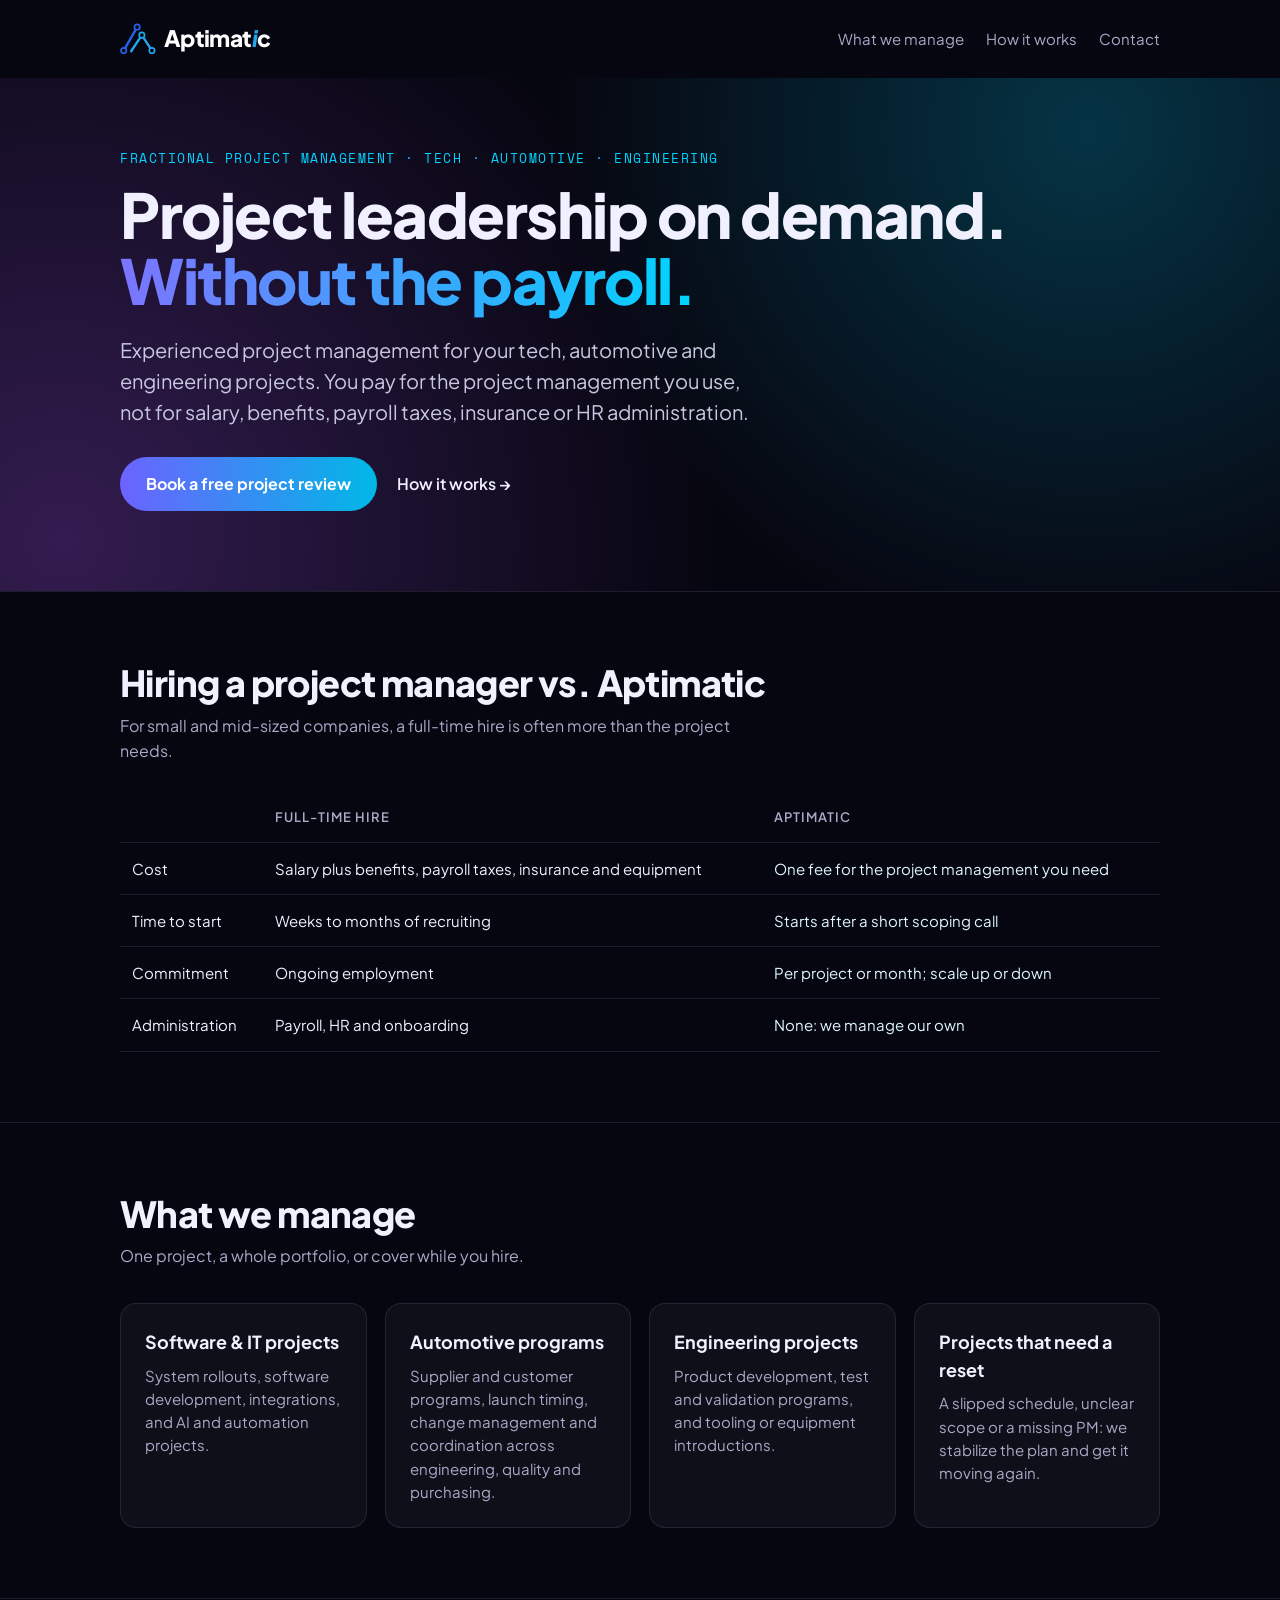
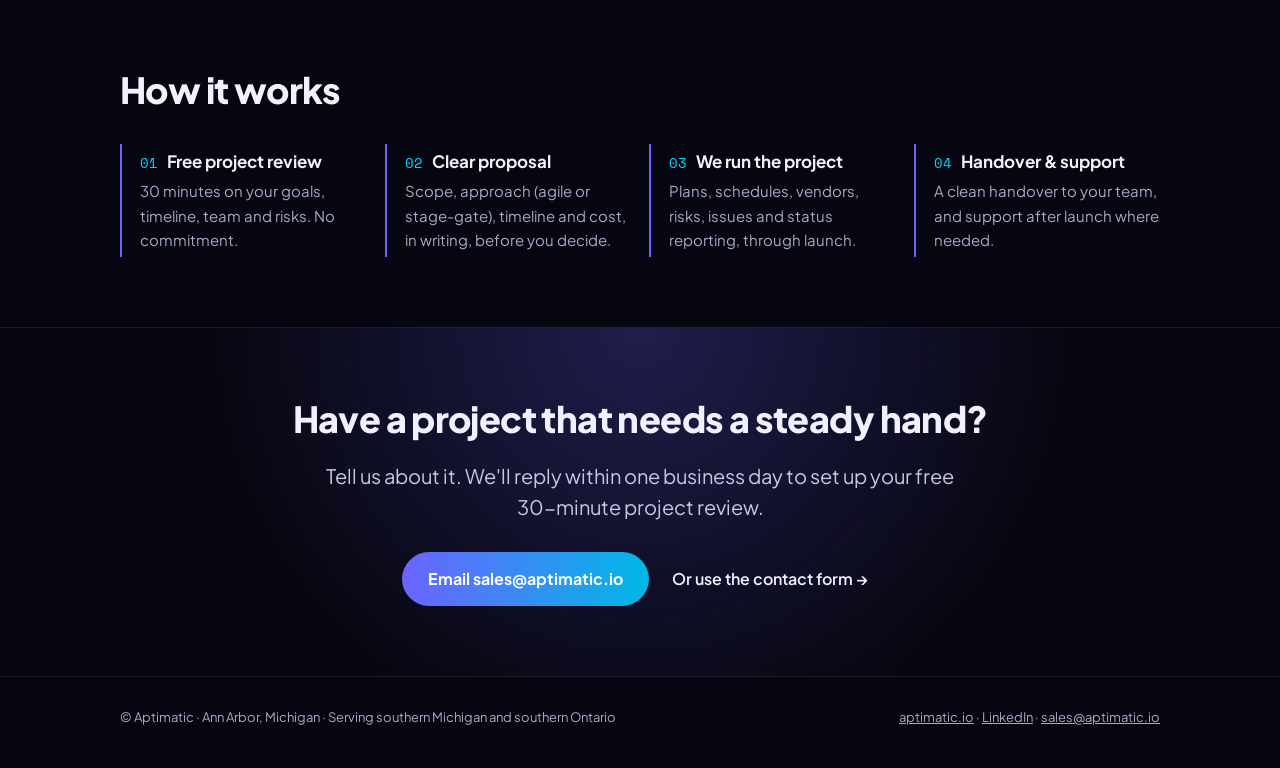
<file: project-management.html>
<!doctype html>
<html lang="en">
<head>
<meta charset="utf-8">
<meta name="viewport" content="width=device-width, initial-scale=1">
<title>Fractional Project Management | Aptimatic</title>
<meta name="description" content="Project leadership on demand for tech, automotive and engineering projects. Pay for the project management you use, not salary, benefits or admin. Southern Michigan and Ontario.">
<link rel="preconnect" href="https://fonts.googleapis.com"><link rel="preconnect" href="https://fonts.gstatic.com" crossorigin>
<link href="https://fonts.googleapis.com/css2?family=Plus+Jakarta+Sans:ital,wght@0,400;0,500;0,700;0,800;1,800&family=Space+Mono&display=swap" rel="stylesheet">
<style>
:root{--bg:#060610;--ink:#f0f0ff;--mut:#a9a9c8;--line:rgba(136,136,170,.18);--card:rgba(255,255,255,.04);--p:#6c63ff;--c:#00d4ff}
*{box-sizing:border-box;margin:0;padding:0}
html{background:var(--bg)}
body{font-family:'Plus Jakarta Sans',system-ui,sans-serif;color:var(--ink);background:var(--bg);line-height:1.55}
a{color:inherit}
.wrap{max-width:1080px;margin:0 auto;padding:0 20px}
header{padding:22px 0}
header .wrap{display:flex;justify-content:space-between;align-items:center}
header a > svg{height:34px;width:153px;display:block;overflow:visible}
.nav a{text-decoration:none;color:var(--mut);font-size:15px;margin-left:22px}
.hero{background:radial-gradient(circle at 85% 10%,rgba(0,212,255,.22),transparent 45%),radial-gradient(circle at 5% 90%,rgba(168,85,247,.28),transparent 50%);padding:70px 0 80px}
.kick{font-family:'Space Mono',monospace;color:var(--c);font-size:13px;letter-spacing:1.5px;text-transform:uppercase}
h1{font-size:clamp(36px,6vw,62px);line-height:1.06;font-weight:800;letter-spacing:-1.5px;margin-top:14px}
.g{background:linear-gradient(90deg,#7c74ff,#00d4ff);-webkit-background-clip:text;background-clip:text;color:transparent}
.lead{color:#c7c7e0;font-size:clamp(17px,2.2vw,20px);max-width:640px;margin-top:20px}
.btn{display:inline-block;background:linear-gradient(90deg,#6c63ff,#00b8e6);color:#fff;font-weight:700;text-decoration:none;padding:15px 26px;border-radius:999px;margin-top:30px}
.btn2{display:inline-block;color:var(--ink);font-weight:600;text-decoration:none;padding:15px 10px;margin-left:10px}
section{padding:70px 0;border-top:1px solid var(--line)}
h2{font-size:clamp(26px,3.6vw,36px);letter-spacing:-.6px;line-height:1.15;font-weight:800}
.sub{color:var(--mut);margin-top:10px;max-width:640px}
.grid{display:grid;gap:18px;margin-top:34px;grid-template-columns:repeat(auto-fit,minmax(240px,1fr))}
.card{background:var(--card);border:1px solid var(--line);border-radius:16px;padding:24px}
.card h3{font-size:18px;margin-bottom:8px}
.card p{color:var(--mut);font-size:15px}
.cmp{width:100%;min-width:560px;border-collapse:collapse;margin-top:30px;font-size:15px}
.cmp th,.cmp td{padding:14px 12px;border-bottom:1px solid var(--line);text-align:left;vertical-align:top}
.cmp th{font-size:13px;color:var(--mut);font-weight:600;text-transform:uppercase;letter-spacing:1px}
.cmp td:last-child{color:#dff6ff}
.tbl{overflow-x:auto}
.steps{counter-reset:s;display:grid;gap:18px;margin-top:34px;grid-template-columns:repeat(auto-fit,minmax(220px,1fr))}
.step{border-left:2px solid var(--p);padding:4px 0 4px 18px}
.step b{display:block;font-size:17px;margin-bottom:4px}
.step b::before{counter-increment:s;content:"0" counter(s) "  ";font-family:'Space Mono',monospace;color:var(--c);font-weight:400;font-size:14px}
.step span{color:var(--mut);font-size:15px}
.cta{text-align:center;background:radial-gradient(circle at 50% 0,rgba(108,99,255,.25),transparent 60%)}
.cta .lead{margin-left:auto;margin-right:auto}
footer{padding:30px 0 40px;color:var(--mut);font-size:13px;border-top:1px solid var(--line)}
footer .wrap{display:flex;flex-wrap:wrap;gap:10px;justify-content:space-between}
@media (max-width:600px){.cmp{min-width:0;font-size:13.5px}.cmp th,.cmp td{padding:10px 5px}.cmp td:first-child{width:28%;font-size:12.5px;color:var(--mut)}.nav{display:none}.btn2{display:block;margin:6px 0 0}}
</style>
</head>
<body>
<header><div class="wrap">
<a href="https://aptimatic.io/" aria-label="Aptimatic home"><svg viewBox="0 0 182 40" fill="none" xmlns="http://www.w3.org/2000/svg" role="img" aria-label="Aptimatic"><svg x="0" y="1" width="44" height="38" viewBox="7 14 110 95"><line x1="18" y1="96" x2="58" y2="26" stroke="#2563EB" stroke-width="7" stroke-linecap="round"/><line x1="40" y1="98" x2="72" y2="50" stroke="#22A6EE" stroke-width="7" stroke-linecap="round"/><line x1="72" y1="50" x2="102" y2="96" stroke="#22A6EE" stroke-width="7" stroke-linecap="round"/><circle cx="18" cy="96" r="8" stroke="#2563EB" stroke-width="5" fill="#060610"/><circle cx="58" cy="26" r="8" stroke="#2563EB" stroke-width="5" fill="#060610"/><circle cx="72" cy="50" r="8" stroke="#22A6EE" stroke-width="5" fill="#060610"/><circle cx="102" cy="96" r="8" stroke="#22A6EE" stroke-width="5" fill="#060610"/></svg><text x="52" y="30" font-family="Plus Jakarta Sans, sans-serif" font-size="27" font-weight="800" letter-spacing="-0.7" fill="white">Aptimat<tspan fill="#22A6EE" font-style="italic">i</tspan>c</text></svg></a>
<nav class="nav"><a href="#what">What we manage</a><a href="#how">How it works</a><a href="#contact">Contact</a></nav>
</div></header>

<div class="hero"><div class="wrap">
<div class="kick">Fractional project management · Tech · Automotive · Engineering</div>
<h1>Project leadership on demand.<br><span class="g">Without the payroll.</span></h1>
<p class="lead">Experienced project management for your tech, automotive and engineering projects. You pay for the project management you use, not for salary, benefits, payroll taxes, insurance or HR administration.</p>
<a class="btn" href="#contact">Book a free project review</a><a class="btn2" href="#how">How it works →</a>
</div></div>

<section id="why"><div class="wrap">
<h2>Hiring a project manager vs. Aptimatic</h2>
<p class="sub">For small and mid-sized companies, a full-time hire is often more than the project needs.</p>
<div class="tbl"><table class="cmp">
<tr><th></th><th>Full-time hire</th><th>Aptimatic</th></tr>
<tr><td>Cost</td><td>Salary plus benefits, payroll taxes, insurance and equipment</td><td>One fee for the project management you need</td></tr>
<tr><td>Time to start</td><td>Weeks to months of recruiting</td><td>Starts after a short scoping call</td></tr>
<tr><td>Commitment</td><td>Ongoing employment</td><td>Per project or month; scale up or down</td></tr>
<tr><td>Administration</td><td>Payroll, HR and onboarding</td><td>None: we manage our own</td></tr>
</table></div>
</div></section>

<section id="what"><div class="wrap">
<h2>What we manage</h2>
<p class="sub">One project, a whole portfolio, or cover while you hire.</p>
<div class="grid">
<div class="card"><h3>Software &amp; IT projects</h3><p>System rollouts, software development, integrations, and AI and automation projects.</p></div>
<div class="card"><h3>Automotive programs</h3><p>Supplier and customer programs, launch timing, change management and coordination across engineering, quality and purchasing.</p></div>
<div class="card"><h3>Engineering projects</h3><p>Product development, test and validation programs, and tooling or equipment introductions.</p></div>
<div class="card"><h3>Projects that need a reset</h3><p>A slipped schedule, unclear scope or a missing PM: we stabilize the plan and get it moving again.</p></div>
</div>
</div></section>

<section id="how"><div class="wrap">
<h2>How it works</h2>
<div class="steps">
<div class="step"><b>Free project review</b><span>30 minutes on your goals, timeline, team and risks. No commitment.</span></div>
<div class="step"><b>Clear proposal</b><span>Scope, approach (agile or stage-gate), timeline and cost, in writing, before you decide.</span></div>
<div class="step"><b>We run the project</b><span>Plans, schedules, vendors, risks, issues and status reporting, through launch.</span></div>
<div class="step"><b>Handover &amp; support</b><span>A clean handover to your team, and support after launch where needed.</span></div>
</div>
</div></section>

<section id="contact" class="cta"><div class="wrap">
<h2>Have a project that needs a steady hand?</h2>
<p class="lead">Tell us about it. We'll reply within one business day to set up your free 30-minute project review.</p>
<a class="btn" href="mailto:sales@aptimatic.io?subject=Project%20review%20request">Email sales@aptimatic.io</a>
<a class="btn2" href="https://aptimatic.io/#contact">Or use the contact form →</a>
</div></section>

<footer><div class="wrap">
<span>© Aptimatic · Ann Arbor, Michigan · Serving southern Michigan and southern Ontario</span>
<span><a href="https://aptimatic.io/">aptimatic.io</a> · <a href="https://www.linkedin.com/company/aptimatic">LinkedIn</a> · <a href="mailto:sales@aptimatic.io">sales@aptimatic.io</a></span>
</div></footer>
</body>
</html>
</file>
<file: mobility/styles.css>
:root {
  --bg: #060610;
  --surface: rgba(255,255,255,0.03);
  --surface-mid: rgba(255,255,255,0.05);
  --surface-strong: #0d1f35;
  --text: #f0f0ff;
  --muted: #8888aa;
  --border: rgba(255,255,255,0.08);
  --blue: #2563EB;
  --cyan: #22A6EE;
  --cyan-dim: rgba(34,166,238,0.15);
  --radius: 16px;
  --max: 1180px;
}

* { box-sizing: border-box; }
html { scroll-behavior: smooth; }
body {
  margin: 0;
  font-family: 'Plus Jakarta Sans', Inter, ui-sans-serif, system-ui, -apple-system, sans-serif;
  background: var(--bg);
  color: var(--text);
  line-height: 1.65;
}

a { color: inherit; text-decoration: none; }

/* ── NAV ── */
.site-header {
  position: sticky;
  top: 0;
  z-index: 100;
  display: flex;
  align-items: center;
  justify-content: space-between;
  gap: 24px;
  padding: 16px clamp(20px, 4vw, 56px);
  background: rgba(6,6,16,0.88);
  backdrop-filter: blur(20px);
  border-bottom: 1px solid var(--border);
}

.brand {
  display: inline-flex;
  align-items: center;
  gap: 10px;
  text-decoration: none;
}

.nav {
  display: flex;
  align-items: center;
  gap: 28px;
  font-size: 0.93rem;
}

.nav a {
  color: var(--muted);
  font-weight: 600;
  transition: color 0.2s;
}
.nav a:hover { color: var(--text); }

.nav-cta {
  color: #060610 !important;
  background: var(--cyan);
  padding: 10px 20px;
  border-radius: 999px;
  font-weight: 700;
  transition: background 0.2s, transform 0.2s;
}
.nav-cta:hover { background: #38BDF8 !important; transform: scale(1.04); }

/* ── LAYOUT ── */
.section-pad {
  padding: clamp(64px, 8vw, 104px) clamp(20px, 4vw, 56px);
}

.narrow,
.section-heading,
.two-column,
.cards-grid,
.pill-grid,
.process-grid,
.hero-grid,
.sprint-grid,
.contact-grid,
.fit-grid {
  max-width: var(--max);
  margin: 0 auto;
}

.narrow { max-width: 880px; }
.narrow p + p { margin-top: 18px; }

.section-heading {
  max-width: 860px;
  text-align: center;
  margin-bottom: clamp(30px, 5vw, 56px);
}
.section-heading p:not(.eyebrow) {
  margin-top: 18px;
  color: var(--muted);
  font-size: 1.08rem;
}

/* ── TYPOGRAPHY ── */
.eyebrow {
  margin: 0 0 14px;
  color: var(--cyan);
  font-size: 0.78rem;
  text-transform: uppercase;
  letter-spacing: 0.15em;
  font-weight: 700;
  font-family: 'Space Mono', monospace;
}

h1, h2, h3 { line-height: 1.12; margin: 0; letter-spacing: -0.035em; }
h1 { font-size: clamp(2.4rem, 5.5vw, 5rem); max-width: 960px; }
h2 { font-size: clamp(1.9rem, 3.5vw, 3rem); }
h3 { font-size: 1.2rem; }
p { margin: 0; }

/* ── HERO ── */
.hero {
  padding-top: clamp(72px, 9vw, 120px);
  background:
    radial-gradient(circle at top right, rgba(37,99,235,0.12), transparent 35%),
    radial-gradient(circle at bottom left, rgba(34,166,238,0.07), transparent 40%),
    var(--bg);
  border-bottom: 1px solid var(--border);
}

.hero-grid {
  display: grid;
  grid-template-columns: minmax(0, 1.3fr) minmax(300px, 0.7fr);
  align-items: center;
  gap: clamp(28px, 5vw, 70px);
}

.hero-subtitle {
  margin-top: 24px;
  max-width: 700px;
  font-size: clamp(1.05rem, 2vw, 1.25rem);
  color: var(--muted);
}

.hero-note {
  margin-top: 18px;
  font-weight: 700;
  color: var(--text);
}

.hero-actions {
  display: flex;
  gap: 14px;
  flex-wrap: wrap;
  margin-top: 34px;
}

/* ── BUTTONS ── */
.button {
  display: inline-flex;
  align-items: center;
  justify-content: center;
  min-height: 48px;
  padding: 13px 24px;
  border-radius: 999px;
  text-decoration: none;
  border: 1px solid transparent;
  font-weight: 700;
  cursor: pointer;
  font: inherit;
  transition: all 0.2s;
}
.button.primary { background: var(--cyan); color: #060610; }
.button.primary:hover { background: #38BDF8; transform: scale(1.03); }
.button.secondary { border-color: var(--border); background: var(--surface); color: var(--text); }
.button.secondary:hover { border-color: var(--cyan); }
.full-width { width: 100%; border-radius: 12px; }

/* ── CARDS ── */
.hero-card,
.service-card,
.deliverables-card,
.outcome-box,
.fit-card,
.contact-form {
  background: var(--surface);
  border: 1px solid var(--border);
  border-radius: var(--radius);
}

.hero-card { padding: 30px; }

.card-label,
.best-for {
  font-size: 0.8rem;
  color: var(--cyan);
  font-weight: 700;
  text-transform: uppercase;
  letter-spacing: 0.1em;
  font-family: 'Space Mono', monospace;
}

.hero-card ul,
.deliverables-card ul,
.fit-card ul,
.check-list ul {
  list-style: none;
  padding: 0;
  margin: 18px 0 0;
}

.hero-card li,
.deliverables-card li,
.fit-card li,
.check-list li {
  position: relative;
  padding-left: 22px;
  margin: 12px 0;
  color: var(--muted);
  font-size: 0.95rem;
}

.hero-card li::before,
.deliverables-card li::before,
.fit-card li::before,
.check-list li::before {
  content: "";
  position: absolute;
  left: 0;
  top: 0.6em;
  width: 8px;
  height: 8px;
  border-radius: 50%;
  background: var(--cyan);
}

/* ── ALT BG SECTIONS ── */
.alt-bg {
  background: rgba(255,255,255,0.02);
  border-top: 1px solid var(--border);
  border-bottom: 1px solid var(--border);
}

/* ── PILL GRID ── */
.pill-grid {
  display: flex;
  flex-wrap: wrap;
  gap: 10px;
  justify-content: center;
}
.pill-grid span {
  padding: 10px 18px;
  border-radius: 999px;
  background: var(--surface);
  border: 1px solid var(--border);
  color: var(--text);
  font-weight: 600;
  font-size: 0.9rem;
  transition: border-color 0.2s;
}
.pill-grid span:hover { border-color: var(--cyan); }

/* ── GRIDS ── */
.two-column,
.cards-grid,
.process-grid {
  display: grid;
  gap: 20px;
}
.two-column { grid-template-columns: repeat(2, minmax(0, 1fr)); }
.cards-grid { grid-template-columns: repeat(3, minmax(0, 1fr)); }
.process-grid { grid-template-columns: repeat(4, minmax(0, 1fr)); }

/* ── SERVICE CARDS ── */
.service-card { padding: 28px; transition: border-color 0.25s; }
.service-card:hover { border-color: rgba(34,166,238,0.4); }
.service-card p { color: var(--muted); margin-top: 12px; font-size: 0.93rem; }
.service-card .best-for { margin-top: 18px; }

/* ── SPRINT SECTION ── */
.sprint-section {
  background:
    radial-gradient(circle at top right, rgba(37,99,235,0.15), transparent 40%),
    #080e1a;
  border-top: 1px solid rgba(37,99,235,0.3);
  border-bottom: 1px solid rgba(37,99,235,0.3);
}
.sprint-section .eyebrow { color: var(--cyan); }
.sprint-section p, .sprint-section dd { color: rgba(255,255,255,0.72); }
.sprint-grid {
  display: grid;
  grid-template-columns: minmax(0, 0.85fr) minmax(300px, 1.15fr);
  align-items: start;
  gap: clamp(28px, 5vw, 60px);
}

.facts { margin: 28px 0 0; display: grid; gap: 16px; }
.facts div {
  padding: 18px 20px;
  border: 1px solid rgba(255,255,255,0.12);
  border-radius: 12px;
}
.facts dt { font-weight: 700; color: white; margin-bottom: 6px; }
.facts dd { margin: 0; }

.deliverables-card { padding: 28px; background: rgba(255,255,255,0.04); }
.deliverables-card h3 { margin-bottom: 4px; }

.outcome-box {
  max-width: var(--max);
  margin: 28px auto 0;
  padding: 28px 32px;
  background: rgba(34,166,238,0.06);
  border-color: rgba(34,166,238,0.25);
}
.outcome-box p { margin: 12px 0 24px; color: var(--muted); }

/* ── BLOCKQUOTE ── */
blockquote {
  margin: 28px 0 0;
  padding: 24px 28px;
  border-left: 4px solid var(--cyan);
  background: rgba(34,166,238,0.05);
  border-radius: 0 12px 12px 0;
}
blockquote p { color: var(--muted); }
blockquote p + p { margin-top: 10px; }

/* ── PROCESS ── */
.step {
  display: inline-grid;
  place-items: center;
  width: 38px;
  height: 38px;
  border-radius: 50%;
  background: rgba(34,166,238,0.12);
  color: var(--cyan);
  font-weight: 800;
  margin-bottom: 16px;
  border: 1px solid rgba(34,166,238,0.3);
}
.process-grid div {
  padding: 24px;
  border-top: 1px solid var(--border);
}
.process-grid h3 { margin-bottom: 10px; }
.process-grid p { color: var(--muted); font-size: 0.93rem; }

/* ── FIT SECTION ── */
.fit-section { padding-top: 0; }
.fit-grid {
  display: grid;
  grid-template-columns: repeat(2, minmax(0, 1fr));
  gap: 20px;
}
.fit-card { padding: 32px; }
.fit-card h2 { font-size: clamp(1.4rem, 2.5vw, 2rem); margin-bottom: 4px; }
.good-fit { border-color: rgba(34,166,238,0.3); background: rgba(34,166,238,0.04); }
.not-fit { border-color: rgba(255,255,255,0.1); background: rgba(255,255,255,0.02); }
.good-fit .fit-card h2 { color: var(--cyan); }

/* ── CONTACT ── */
.contact-section {
  background:
    radial-gradient(circle at bottom left, rgba(37,99,235,0.1), transparent 35%),
    var(--bg);
  border-top: 1px solid var(--border);
}
.contact-grid {
  display: grid;
  grid-template-columns: 0.85fr 1.15fr;
  align-items: start;
  gap: clamp(28px, 5vw, 64px);
}
.contact-grid p { color: var(--muted); margin-top: 16px; }
.contact-note a { color: var(--cyan); font-weight: 700; }

.contact-form { padding: 28px; display: grid; gap: 16px; }
label {
  display: grid;
  gap: 6px;
  color: var(--text);
  font-weight: 600;
  font-size: 0.93rem;
}
input, textarea, select {
  width: 100%;
  border: 1px solid var(--border);
  border-radius: 10px;
  padding: 11px 14px;
  font: inherit;
  background: rgba(255,255,255,0.04);
  color: var(--text);
  transition: border-color 0.2s;
}
input::placeholder, textarea::placeholder { color: var(--muted); }
textarea { resize: vertical; }
input:focus, textarea:focus, select:focus {
  outline: none;
  border-color: var(--cyan);
  background: rgba(34,166,238,0.04);
}
select option { background: #0d1a2a; }

/* ── FOOTER ── */
.site-footer {
  display: flex;
  justify-content: space-between;
  gap: 28px;
  padding: 32px clamp(20px, 4vw, 56px);
  background: #04040c;
  border-top: 1px solid var(--border);
  color: var(--text);
}
.site-footer strong { font-size: 1rem; }
.site-footer p { margin-top: 6px; color: var(--muted); font-size: 0.9rem; }

/* ── PROBLEM SECTION ── */
.problem { border-top: 1px solid var(--border); border-bottom: 1px solid var(--border); }
.problem p { color: var(--muted); margin-top: 18px; font-size: 1rem; }

/* ── HAMBURGER BUTTON ── */
.menu-toggle {
  display: none;
  flex-direction: column;
  justify-content: center;
  gap: 5px;
  background: none;
  border: 1px solid var(--border);
  border-radius: 8px;
  cursor: pointer;
  padding: 8px 10px;
  flex-shrink: 0;
}
.menu-toggle span {
  display: block;
  width: 22px;
  height: 2px;
  background: var(--text);
  border-radius: 2px;
  transition: transform 0.25s, opacity 0.25s;
}
.menu-toggle[aria-expanded="true"] span:nth-child(1) { transform: translateY(7px) rotate(45deg); }
.menu-toggle[aria-expanded="true"] span:nth-child(2) { opacity: 0; }
.menu-toggle[aria-expanded="true"] span:nth-child(3) { transform: translateY(-7px) rotate(-45deg); }

/* ── MOBILE NAV OVERLAY ── */
.mobile-nav {
  display: none;
  position: fixed;
  inset: 0;
  z-index: 98;
  background: rgba(6, 6, 16, 0.97);
  backdrop-filter: blur(16px);
  flex-direction: column;
  align-items: center;
  justify-content: center;
  gap: 8px;
  padding: 80px 24px 40px;
}
.mobile-nav.open { display: flex; }
.mobile-nav a {
  display: block;
  width: 100%;
  max-width: 340px;
  text-align: center;
  font-size: 1.2rem;
  font-weight: 700;
  color: var(--muted);
  padding: 14px 24px;
  border-radius: 12px;
  transition: color 0.2s, background 0.2s;
}
.mobile-nav a:hover { color: var(--text); background: var(--surface); }
.mobile-nav .mobile-nav-cta {
  margin-top: 12px;
  background: var(--cyan);
  color: #060610 !important;
  width: 100%;
  max-width: 340px;
}

/* ── RESPONSIVE ── */
@media (max-width: 980px) {
  .nav { display: none; }
  .menu-toggle { display: flex; }

  .hero-grid,
  .sprint-grid,
  .contact-grid,
  .fit-grid,
  .two-column { grid-template-columns: 1fr; }

  .cards-grid { grid-template-columns: repeat(2, minmax(0, 1fr)); }
  .process-grid { grid-template-columns: repeat(2, minmax(0, 1fr)); }

  .hero-card { order: -1; }

  .section-heading { text-align: left; margin: 0 auto clamp(28px, 4vw, 48px); }

  .sprint-grid > div:last-child { order: -1; }

  .site-footer { flex-direction: column; gap: 20px; }
}

@media (max-width: 640px) {
  .cards-grid,
  .process-grid { grid-template-columns: 1fr; }

  .hero-actions { flex-direction: column; }
  .hero-actions .button { width: 100%; }

  h1 { font-size: clamp(2.2rem, 11vw, 3.2rem); }
  h2 { font-size: clamp(1.65rem, 7vw, 2.5rem); }

  .section-pad { padding-left: 20px; padding-right: 20px; }

  .outcome-box { padding: 22px 20px; }
  blockquote { padding: 18px 20px; }

  .fit-grid { grid-template-columns: 1fr; }

  .contact-form { padding: 20px; }

  .site-footer { font-size: 0.9rem; }
  .site-footer p { font-size: 0.85rem; }
}
</file>
<file: attached_assets/mobility_extracted/aptimatic_mobility_advisory_site/mobility/styles.css>
:root {
  --bg: #f7f5f1;
  --surface: #ffffff;
  --surface-strong: #102033;
  --text: #172033;
  --muted: #5d6675;
  --line: #ded8cf;
  --accent: #b56a2a;
  --accent-dark: #8c4d19;
  --accent-soft: #f0dfcf;
  --success-soft: #edf5ef;
  --warning-soft: #f8eee8;
  --shadow: 0 18px 45px rgba(16, 32, 51, 0.12);
  --radius: 18px;
  --max: 1180px;
}

* { box-sizing: border-box; }
html { scroll-behavior: smooth; }
body {
  margin: 0;
  font-family: Inter, ui-sans-serif, system-ui, -apple-system, BlinkMacSystemFont, "Segoe UI", sans-serif;
  background: var(--bg);
  color: var(--text);
  line-height: 1.6;
}

a { color: inherit; }

.site-header {
  position: sticky;
  top: 0;
  z-index: 10;
  display: flex;
  align-items: center;
  justify-content: space-between;
  gap: 24px;
  padding: 18px clamp(20px, 4vw, 56px);
  background: rgba(247, 245, 241, 0.92);
  backdrop-filter: blur(16px);
  border-bottom: 1px solid rgba(222, 216, 207, 0.75);
}

.brand {
  display: inline-flex;
  align-items: center;
  gap: 10px;
  text-decoration: none;
  font-weight: 800;
  letter-spacing: -0.02em;
}

.brand-mark {
  display: inline-grid;
  place-items: center;
  width: 36px;
  height: 36px;
  border-radius: 12px;
  background: var(--surface-strong);
  color: white;
  font-weight: 800;
}

.brand-text { font-size: 1.08rem; }

.nav {
  display: flex;
  align-items: center;
  gap: 22px;
  font-size: 0.94rem;
}

.nav a {
  text-decoration: none;
  color: var(--muted);
  font-weight: 650;
}

.nav a:hover { color: var(--text); }

.nav-cta {
  color: white !important;
  background: var(--surface-strong);
  padding: 10px 16px;
  border-radius: 999px;
}

.section-pad {
  padding: clamp(64px, 8vw, 104px) clamp(20px, 4vw, 56px);
}

.hero {
  padding-top: clamp(72px, 9vw, 120px);
  background:
    radial-gradient(circle at top right, rgba(181, 106, 42, 0.18), transparent 28%),
    linear-gradient(135deg, #f7f5f1 0%, #f1ece4 100%);
}

.hero-grid,
.contact-grid,
.sprint-grid,
.fit-grid {
  max-width: var(--max);
  margin: 0 auto;
  display: grid;
  gap: clamp(28px, 5vw, 70px);
}

.hero-grid {
  grid-template-columns: minmax(0, 1.3fr) minmax(320px, 0.7fr);
  align-items: center;
}

.eyebrow {
  margin: 0 0 14px;
  color: var(--accent-dark);
  font-size: 0.82rem;
  text-transform: uppercase;
  letter-spacing: 0.13em;
  font-weight: 800;
}

h1, h2, h3 { line-height: 1.12; margin: 0; letter-spacing: -0.035em; }
h1 { font-size: clamp(2.7rem, 6vw, 5.7rem); max-width: 960px; }
h2 { font-size: clamp(2rem, 4vw, 3.35rem); }
h3 { font-size: 1.25rem; }
p { margin: 0; }

.hero-subtitle {
  margin-top: 24px;
  max-width: 780px;
  font-size: clamp(1.13rem, 2vw, 1.35rem);
  color: var(--muted);
}

.hero-note {
  margin-top: 18px;
  font-weight: 750;
  color: var(--text);
}

.hero-actions {
  display: flex;
  gap: 14px;
  flex-wrap: wrap;
  margin-top: 34px;
}

.button {
  display: inline-flex;
  align-items: center;
  justify-content: center;
  min-height: 48px;
  padding: 13px 20px;
  border-radius: 999px;
  text-decoration: none;
  border: 1px solid transparent;
  font-weight: 800;
  cursor: pointer;
  font: inherit;
}

.button.primary { background: var(--accent); color: white; }
.button.primary:hover { background: var(--accent-dark); }
.button.secondary { border-color: var(--line); background: rgba(255,255,255,0.72); color: var(--text); }
.button.secondary:hover { background: white; }
.full-width { width: 100%; border-radius: 12px; }

.hero-card,
.service-card,
.deliverables-card,
.outcome-box,
.fit-card,
.contact-form {
  background: var(--surface);
  border: 1px solid rgba(222, 216, 207, 0.9);
  border-radius: var(--radius);
  box-shadow: var(--shadow);
}

.hero-card {
  padding: 28px;
}

.card-label,
.best-for {
  font-size: 0.85rem;
  color: var(--accent-dark);
  font-weight: 800;
  text-transform: uppercase;
  letter-spacing: 0.08em;
}

.hero-card ul,
.deliverables-card ul,
.fit-card ul,
.check-list ul {
  list-style: none;
  padding: 0;
  margin: 18px 0 0;
}

.hero-card li,
.deliverables-card li,
.fit-card li,
.check-list li {
  position: relative;
  padding-left: 28px;
  margin: 12px 0;
}

.hero-card li::before,
.deliverables-card li::before,
.fit-card li::before,
.check-list li::before {
  content: "";
  position: absolute;
  left: 0;
  top: 0.55em;
  width: 10px;
  height: 10px;
  border-radius: 50%;
  background: var(--accent);
}

.narrow,
.section-heading,
.two-column,
.cards-grid,
.pill-grid,
.process-grid {
  max-width: var(--max);
  margin: 0 auto;
}

.narrow { max-width: 880px; }
.narrow p + p { margin-top: 18px; }

.section-heading {
  max-width: 860px;
  text-align: center;
  margin-bottom: clamp(30px, 5vw, 54px);
}

.section-heading p:not(.eyebrow) {
  margin-top: 18px;
  color: var(--muted);
  font-size: 1.08rem;
}

.alt-bg { background: #ece7df; }

.pill-grid {
  display: flex;
  flex-wrap: wrap;
  gap: 12px;
  justify-content: center;
}

.pill-grid span {
  padding: 12px 16px;
  border-radius: 999px;
  background: white;
  border: 1px solid var(--line);
  color: var(--text);
  font-weight: 700;
}

.two-column,
.cards-grid,
.process-grid {
  display: grid;
  gap: 22px;
}

.two-column { grid-template-columns: repeat(2, minmax(0, 1fr)); }
.cards-grid { grid-template-columns: repeat(3, minmax(0, 1fr)); }
.process-grid { grid-template-columns: repeat(4, minmax(0, 1fr)); }

.service-card {
  padding: 26px;
}
.service-card p { color: var(--muted); margin-top: 14px; }
.service-card .best-for { color: var(--accent-dark); margin-top: 20px; text-transform: none; letter-spacing: 0; }

.sprint-section { background: var(--surface-strong); color: white; }
.sprint-section .eyebrow { color: #f3b378; }
.sprint-section p, .sprint-section dd { color: rgba(255,255,255,0.76); }
.sprint-grid { grid-template-columns: minmax(0, 0.85fr) minmax(320px, 1.15fr); align-items: start; }

.facts {
  margin: 28px 0 0;
  display: grid;
  gap: 18px;
}
.facts div {
  padding: 20px;
  border: 1px solid rgba(255,255,255,0.16);
  border-radius: 14px;
}
.facts dt { font-weight: 850; color: white; margin-bottom: 6px; }
.facts dd { margin: 0; }

.deliverables-card {
  color: var(--text);
  box-shadow: none;
  padding: 28px;
}
.deliverables-card li::before { background: var(--accent); }

.outcome-box {
  max-width: var(--max);
  margin: 32px auto 0;
  padding: 28px;
  background: rgba(255,255,255,0.08);
  border-color: rgba(255,255,255,0.16);
  box-shadow: none;
}
.outcome-box p { margin: 12px 0 24px; }

blockquote {
  margin: 28px 0 0;
  padding: 26px;
  border-left: 5px solid var(--accent);
  background: white;
  border-radius: 0 16px 16px 0;
}
blockquote p + p { margin-top: 10px; }

.step {
  display: inline-grid;
  place-items: center;
  width: 38px;
  height: 38px;
  border-radius: 50%;
  background: var(--accent-soft);
  color: var(--accent-dark);
  font-weight: 900;
  margin-bottom: 18px;
}
.process-grid div {
  padding: 24px;
  border-top: 1px solid var(--line);
}
.process-grid p { margin-top: 12px; color: var(--muted); }

.fit-section { padding-top: 0; }
.fit-grid { grid-template-columns: repeat(2, minmax(0, 1fr)); }
.fit-card { padding: 30px; box-shadow: none; }
.good-fit { background: var(--success-soft); }
.not-fit { background: var(--warning-soft); }
.fit-card h2 { font-size: clamp(1.6rem, 3vw, 2.25rem); }

.contact-section {
  background:
    radial-gradient(circle at bottom left, rgba(181, 106, 42, 0.16), transparent 30%),
    #f3eee7;
}
.contact-grid { grid-template-columns: 0.85fr 1.15fr; align-items: start; }
.contact-grid p { color: var(--muted); margin-top: 18px; }
.contact-note a { color: var(--accent-dark); font-weight: 800; }

.contact-form {
  padding: 28px;
  display: grid;
  gap: 16px;
}
label {
  display: grid;
  gap: 7px;
  color: var(--text);
  font-weight: 750;
  font-size: 0.95rem;
}
input, textarea, select {
  width: 100%;
  border: 1px solid var(--line);
  border-radius: 12px;
  padding: 12px 13px;
  font: inherit;
  background: #fff;
  color: var(--text);
}
textarea { resize: vertical; }
input:focus, textarea:focus, select:focus {
  outline: 3px solid rgba(181, 106, 42, 0.18);
  border-color: var(--accent);
}

.site-footer {
  display: flex;
  justify-content: space-between;
  gap: 28px;
  padding: 34px clamp(20px, 4vw, 56px);
  background: var(--surface-strong);
  color: white;
}
.site-footer p { margin-top: 8px; color: rgba(255,255,255,0.68); }

@media (max-width: 980px) {
  .nav { display: none; }
  .hero-grid,
  .sprint-grid,
  .contact-grid,
  .fit-grid,
  .two-column { grid-template-columns: 1fr; }
  .cards-grid { grid-template-columns: repeat(2, minmax(0, 1fr)); }
  .process-grid { grid-template-columns: repeat(2, minmax(0, 1fr)); }
}

@media (max-width: 640px) {
  .cards-grid,
  .process-grid { grid-template-columns: 1fr; }
  .hero-actions { flex-direction: column; }
  .button { width: 100%; }
  .site-footer { flex-direction: column; }
  h1 { font-size: clamp(2.4rem, 14vw, 3.7rem); }
}
</file>
